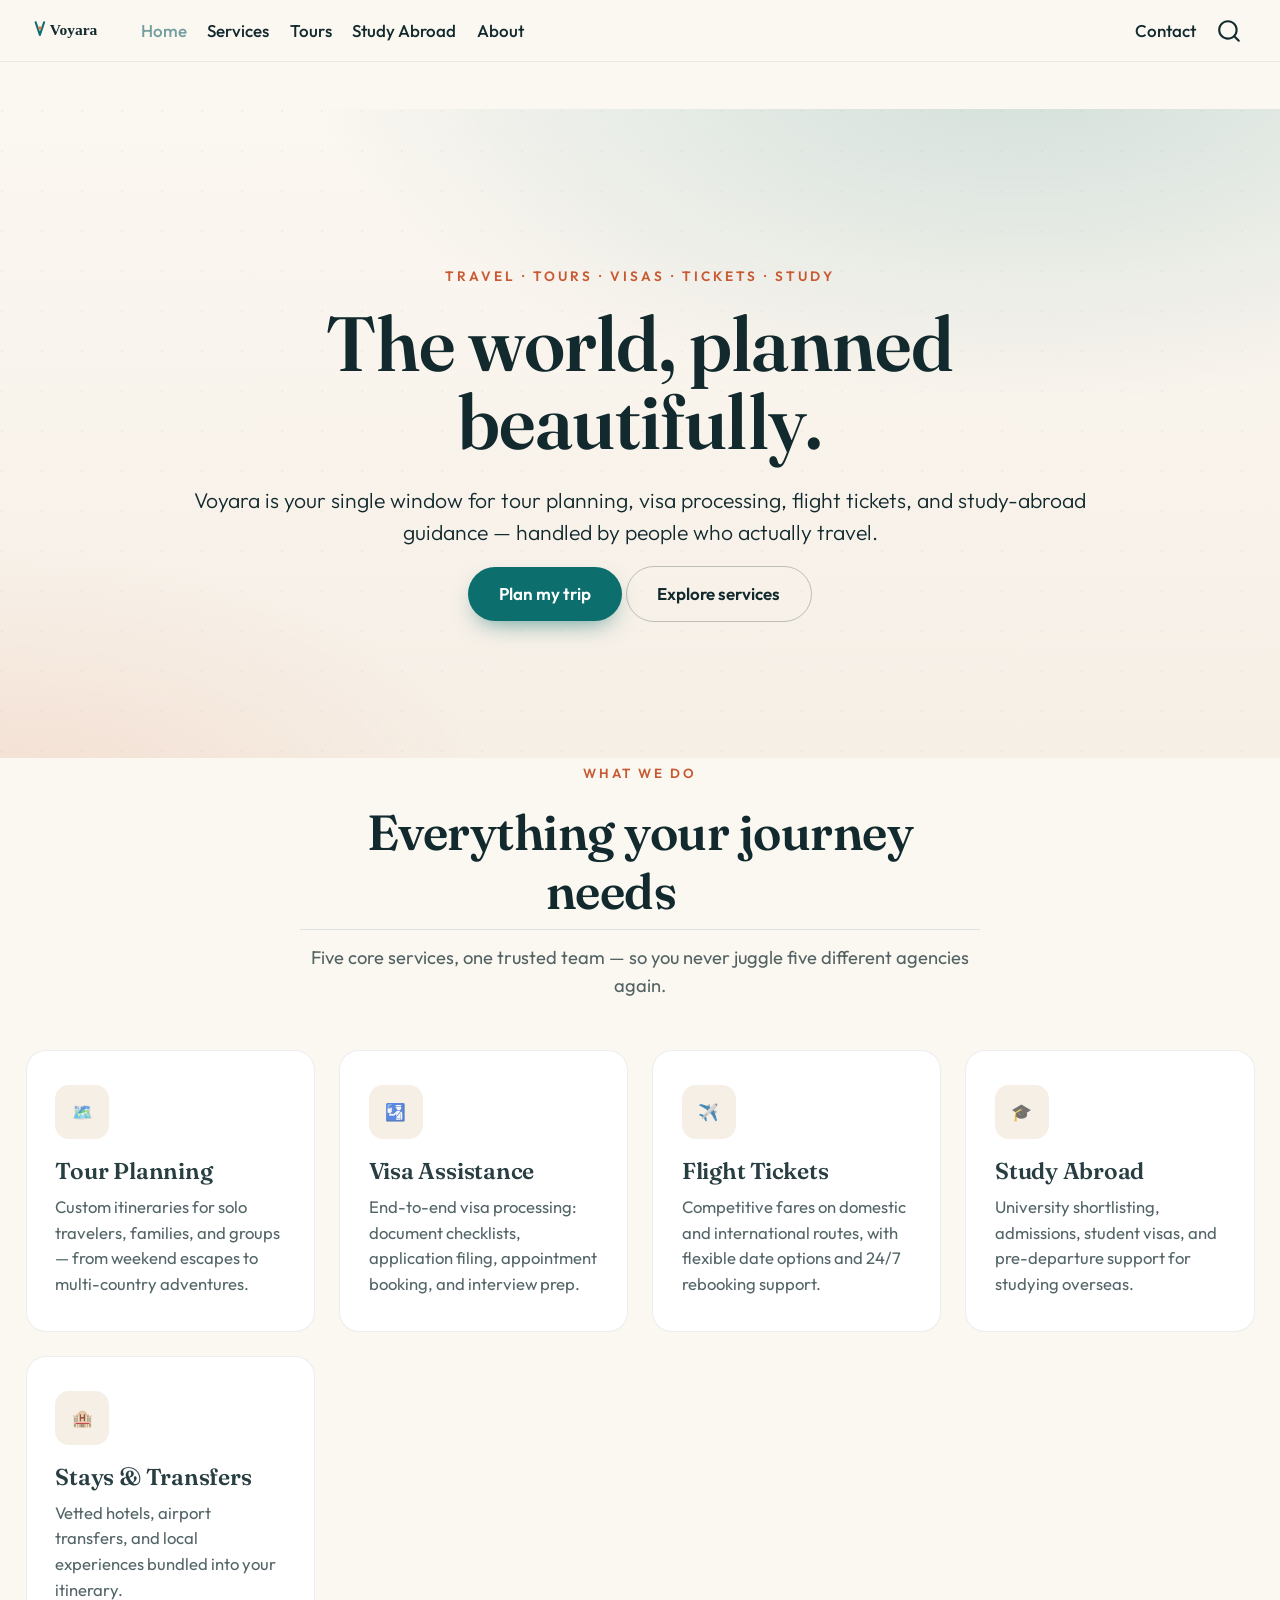
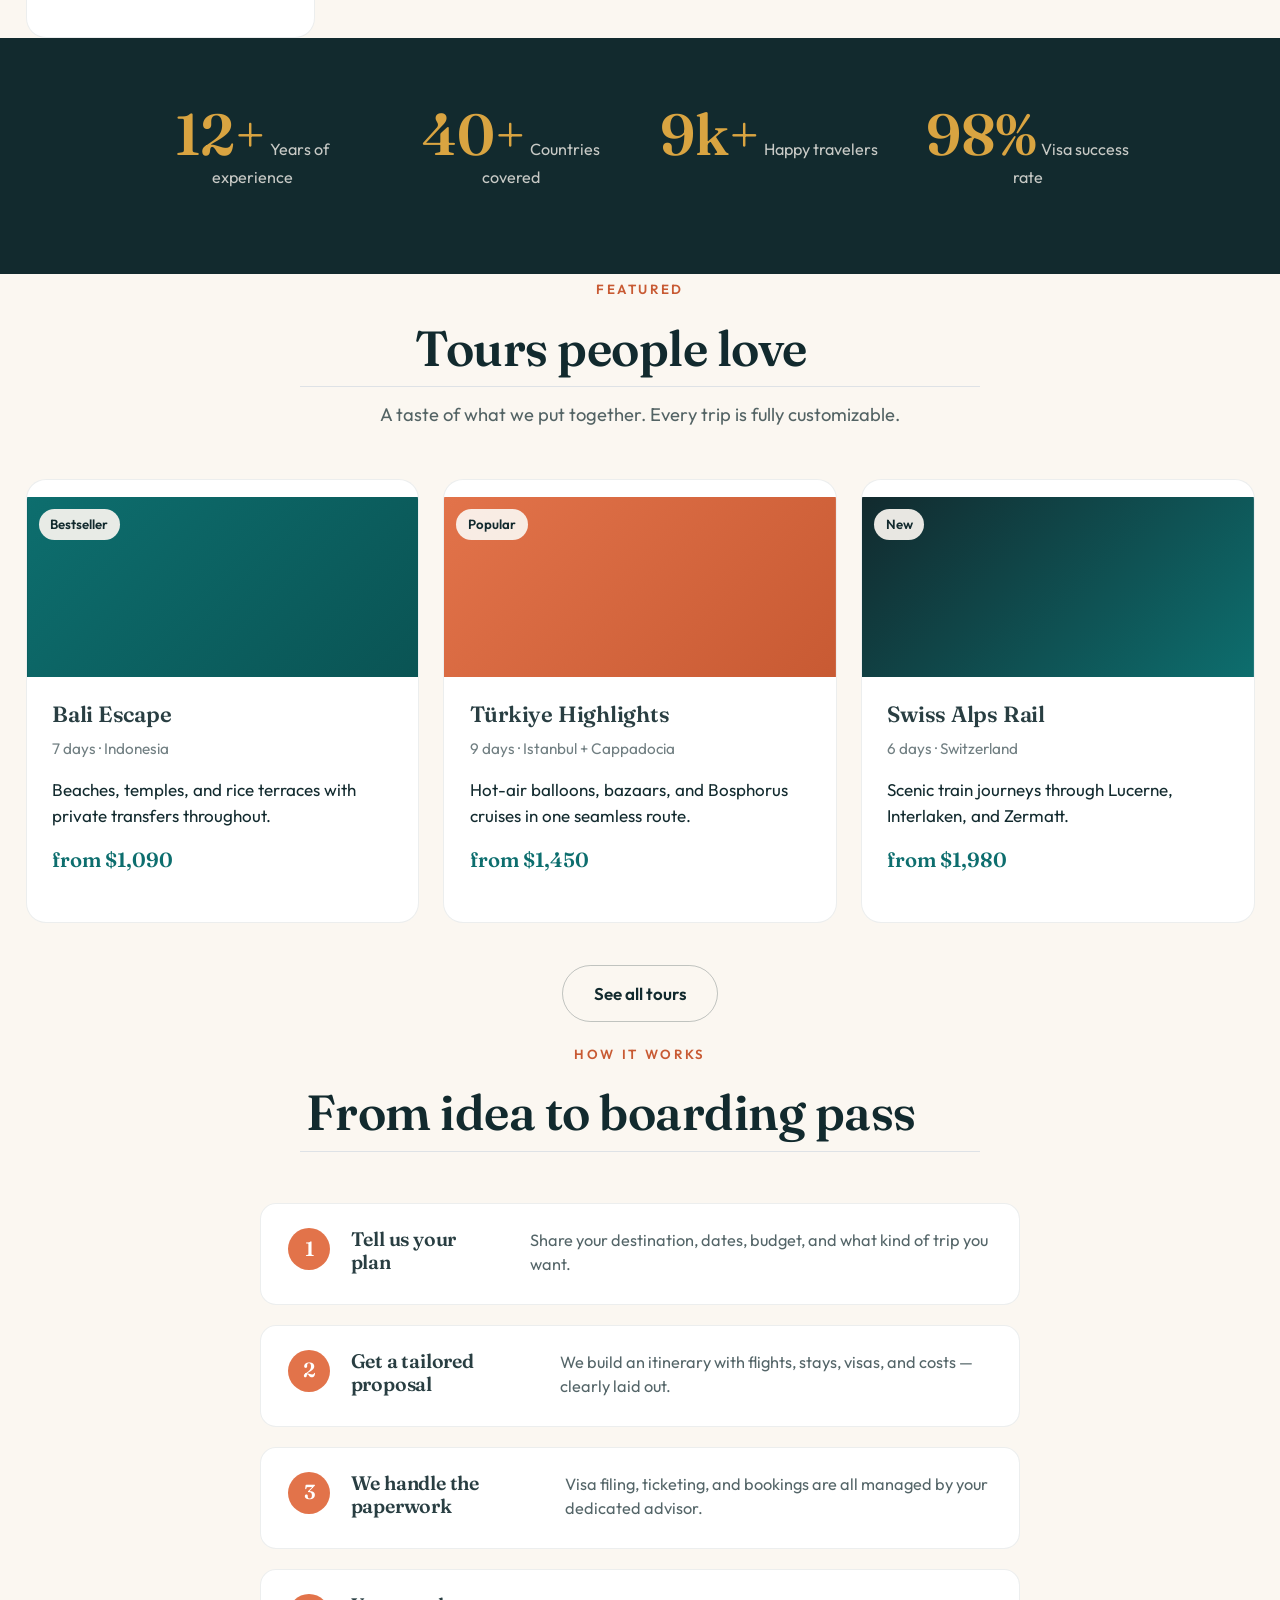
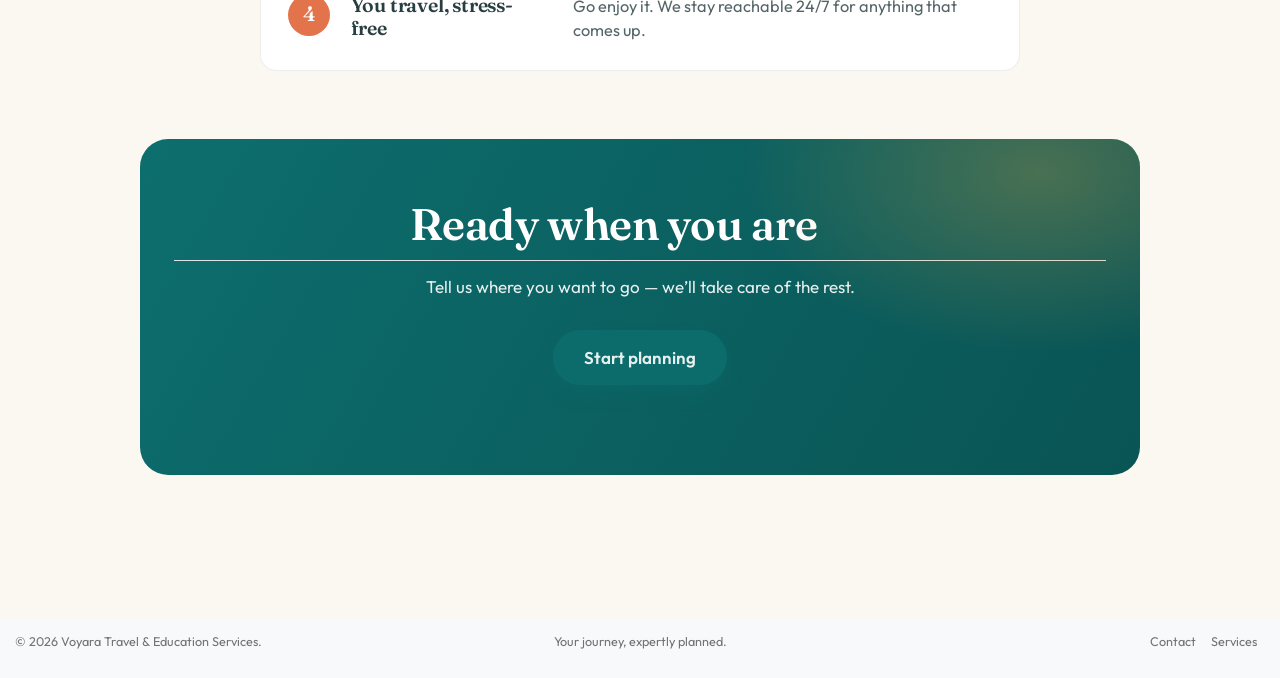
<file: index.html>
<!DOCTYPE html>
<html xmlns="http://www.w3.org/1999/xhtml" lang="en" xml:lang="en"><head>

<meta charset="utf-8">
<meta name="generator" content="quarto-1.8.27">

<meta name="viewport" content="width=device-width, initial-scale=1.0, user-scalable=yes">


<title>Voyara — Travel, Tours, Visas &amp; Study Abroad – Voyara</title>
<style>
code{white-space: pre-wrap;}
span.smallcaps{font-variant: small-caps;}
div.columns{display: flex; gap: min(4vw, 1.5em);}
div.column{flex: auto; overflow-x: auto;}
div.hanging-indent{margin-left: 1.5em; text-indent: -1.5em;}
ul.task-list{list-style: none;}
ul.task-list li input[type="checkbox"] {
  width: 0.8em;
  margin: 0 0.8em 0.2em -1em; /* quarto-specific, see https://github.com/quarto-dev/quarto-cli/issues/4556 */ 
  vertical-align: middle;
}
</style>


<script src="site_libs/quarto-nav/quarto-nav.js"></script>
<script src="site_libs/clipboard/clipboard.min.js"></script>
<script src="site_libs/quarto-search/autocomplete.umd.js"></script>
<script src="site_libs/quarto-search/fuse.min.js"></script>
<script src="site_libs/quarto-search/quarto-search.js"></script>
<meta name="quarto:offset" content="./">
<script src="site_libs/quarto-html/quarto.js" type="module"></script>
<script src="site_libs/quarto-html/tabsets/tabsets.js" type="module"></script>
<script src="site_libs/quarto-html/axe/axe-check.js" type="module"></script>
<script src="site_libs/quarto-html/popper.min.js"></script>
<script src="site_libs/quarto-html/tippy.umd.min.js"></script>
<script src="site_libs/quarto-html/anchor.min.js"></script>
<link href="site_libs/quarto-html/tippy.css" rel="stylesheet">
<link href="site_libs/quarto-html/quarto-syntax-highlighting-ed96de9b727972fe78a7b5d16c58bf87.css" rel="stylesheet" id="quarto-text-highlighting-styles">
<script src="site_libs/bootstrap/bootstrap.min.js"></script>
<link href="site_libs/bootstrap/bootstrap-icons.css" rel="stylesheet">
<link href="site_libs/bootstrap/bootstrap-811af16e21aa0351a8d3a299416c8f7e.min.css" rel="stylesheet" append-hash="true" id="quarto-bootstrap" data-mode="light">
<script id="quarto-search-options" type="application/json">{
  "location": "navbar",
  "copy-button": false,
  "collapse-after": 3,
  "panel-placement": "end",
  "type": "overlay",
  "limit": 50,
  "keyboard-shortcut": [
    "f",
    "/",
    "s"
  ],
  "show-item-context": false,
  "language": {
    "search-no-results-text": "No results",
    "search-matching-documents-text": "matching documents",
    "search-copy-link-title": "Copy link to search",
    "search-hide-matches-text": "Hide additional matches",
    "search-more-match-text": "more match in this document",
    "search-more-matches-text": "more matches in this document",
    "search-clear-button-title": "Clear",
    "search-text-placeholder": "",
    "search-detached-cancel-button-title": "Cancel",
    "search-submit-button-title": "Submit",
    "search-label": "Search"
  }
}</script>
<link rel="preconnect" href="https://fonts.googleapis.com">
<link rel="preconnect" href="https://fonts.gstatic.com" crossorigin="">
<link href="https://fonts.googleapis.com/css2?family=Fraunces:opsz,wght@9..144,400;9..144,500;9..144,600;9..144,700&amp;family=Outfit:wght@300;400;500;600;700&amp;display=swap" rel="stylesheet">


<link rel="stylesheet" href="assets/css/extra.css">
</head>

<body class="nav-fixed quarto-light">

<div id="quarto-search-results"></div>
  <header id="quarto-header" class="headroom fixed-top">
    <nav class="navbar navbar-expand-lg " data-bs-theme="dark">
      <div class="navbar-container container-fluid">
      <div class="navbar-brand-container mx-auto">
    <a href="./index.html" class="navbar-brand navbar-brand-logo">
    <img src="./assets/img/logo.svg" alt="" class="navbar-logo light-content">
    <img src="./assets/img/logo.svg" alt="" class="navbar-logo dark-content">
    </a>
  </div>
            <div id="quarto-search" class="" title="Search"></div>
          <button class="navbar-toggler" type="button" data-bs-toggle="collapse" data-bs-target="#navbarCollapse" aria-controls="navbarCollapse" role="menu" aria-expanded="false" aria-label="Toggle navigation" onclick="if (window.quartoToggleHeadroom) { window.quartoToggleHeadroom(); }">
  <span class="navbar-toggler-icon"></span>
</button>
          <div class="collapse navbar-collapse" id="navbarCollapse">
            <ul class="navbar-nav navbar-nav-scroll me-auto">
  <li class="nav-item">
    <a class="nav-link active" href="./index.html" aria-current="page"> 
<span class="menu-text">Home</span></a>
  </li>  
  <li class="nav-item">
    <a class="nav-link" href="./services.html"> 
<span class="menu-text">Services</span></a>
  </li>  
  <li class="nav-item">
    <a class="nav-link" href="./tours.html"> 
<span class="menu-text">Tours</span></a>
  </li>  
  <li class="nav-item">
    <a class="nav-link" href="./study.html"> 
<span class="menu-text">Study Abroad</span></a>
  </li>  
  <li class="nav-item">
    <a class="nav-link" href="./about.html"> 
<span class="menu-text">About</span></a>
  </li>  
</ul>
            <ul class="navbar-nav navbar-nav-scroll ms-auto">
  <li class="nav-item">
    <a class="nav-link" href="./contact.html"> 
<span class="menu-text">Contact</span></a>
  </li>  
</ul>
          </div> <!-- /navcollapse -->
            <div class="quarto-navbar-tools">
</div>
      </div> <!-- /container-fluid -->
    </nav>
</header>
<!-- content -->
<div id="quarto-content" class="quarto-container page-columns page-rows-contents page-layout-full page-navbar">
<!-- sidebar -->
<!-- margin-sidebar -->
    
<!-- main -->
<main class="content column-page" id="quarto-document-content"><header id="title-block-header" class="quarto-title-block"></header>




<div class="full-bleed hero">
<div class="hero-inner">
<p><span class="eyebrow">Travel · Tours · Visas · Tickets · Study</span></p>
<section id="the-world-planned-beautifully." class="level1">
<h1>The world, <span>planned beautifully</span>.</h1>
<div class="lead">
<p>Voyara is your single window for tour planning, visa processing, flight tickets, and study-abroad guidance — handled by people who actually travel.</p>
</div>
<div class="hero-cta">
<p><a href="./contact.html" class="btn-voyara btn-voyara-primary">Plan my trip</a> <a href="./services.html" class="btn-voyara btn-voyara-ghost">Explore services</a></p>
</div>
</section>
</div>
</div>
<section>
<div class="section-head">
<p><span class="eyebrow">What we do</span></p>
<section id="everything-your-journey-needs" class="level2">
<h2 class="anchored" data-anchor-id="everything-your-journey-needs">Everything your journey needs</h2>
<p>Five core services, one trusted team — so you never juggle five different agencies again.</p>
</section>
</div>
<div class="card-grid">
<div class="v-card">
<div class="icon">
<p>🗺️</p>
</div>
<section id="tour-planning" class="level3">
<h3 class="anchored" data-anchor-id="tour-planning">Tour Planning</h3>
<p>Custom itineraries for solo travelers, families, and groups — from weekend escapes to multi-country adventures.</p>
</section>
</div>
<div class="v-card">
<div class="icon">
<p>🛂</p>
</div>
<section id="visa-assistance" class="level3">
<h3 class="anchored" data-anchor-id="visa-assistance">Visa Assistance</h3>
<p>End-to-end visa processing: document checklists, application filing, appointment booking, and interview prep.</p>
</section>
</div>
<div class="v-card">
<div class="icon">
<p>✈️</p>
</div>
<section id="flight-tickets" class="level3">
<h3 class="anchored" data-anchor-id="flight-tickets">Flight Tickets</h3>
<p>Competitive fares on domestic and international routes, with flexible date options and 24/7 rebooking support.</p>
</section>
</div>
<div class="v-card">
<div class="icon">
<p>🎓</p>
</div>
<section id="study-abroad" class="level3">
<h3 class="anchored" data-anchor-id="study-abroad">Study Abroad</h3>
<p>University shortlisting, admissions, student visas, and pre-departure support for studying overseas.</p>
</section>
</div>
<div class="v-card">
<div class="icon">
<p>🏨</p>
</div>
<section id="stays-transfers" class="level3">
<h3 class="anchored" data-anchor-id="stays-transfers">Stays &amp; Transfers</h3>
<p>Vetted hotels, airport transfers, and local experiences bundled into your itinerary.</p>
</section>
</div>
</div>
</section>
<div class="full-bleed band">
<div class="band-inner">
<div class="stat">
<p><span class="num">12+</span> <span class="lbl">Years of experience</span></p>
</div>
<div class="stat">
<p><span class="num">40+</span> <span class="lbl">Countries covered</span></p>
</div>
<div class="stat">
<p><span class="num">9k+</span> <span class="lbl">Happy travelers</span></p>
</div>
<div class="stat">
<p><span class="num">98%</span> <span class="lbl">Visa success rate</span></p>
</div>
</div>
</div>
<section>
<div class="section-head">
<p><span class="eyebrow">Featured</span></p>
<section id="tours-people-love" class="level2">
<h2 class="anchored" data-anchor-id="tours-people-love">Tours people love</h2>
<p>A taste of what we put together. Every trip is fully customizable.</p>
</section>
</div>
<div class="card-grid">
<div class="tour-card">
<div class="thumb" style="background-image:linear-gradient(135deg,#0d6e6e,#0a5454);">
<p><span class="tag">Bestseller</span></p>
</div>
<section id="bali-escape" class="level3 body">
<h3 class="anchored" data-anchor-id="bali-escape">Bali Escape</h3>
<p><span class="meta">7 days · Indonesia</span></p>
<p>Beaches, temples, and rice terraces with private transfers throughout.</p>
<p><span class="price">from $1,090</span></p>
</section>
</div>
<div class="tour-card">
<div class="thumb" style="background-image:linear-gradient(135deg,#e2734a,#c85a33);">
<p><span class="tag">Popular</span></p>
</div>
<section id="türkiye-highlights" class="level3 body">
<h3 class="anchored" data-anchor-id="türkiye-highlights">Türkiye Highlights</h3>
<p><span class="meta">9 days · Istanbul + Cappadocia</span></p>
<p>Hot-air balloons, bazaars, and Bosphorus cruises in one seamless route.</p>
<p><span class="price">from $1,450</span></p>
</section>
</div>
<div class="tour-card">
<div class="thumb" style="background-image:linear-gradient(135deg,#122a2e,#0d6e6e);">
<p><span class="tag">New</span></p>
</div>
<section id="swiss-alps-rail" class="level3 body">
<h3 class="anchored" data-anchor-id="swiss-alps-rail">Swiss Alps Rail</h3>
<p><span class="meta">6 days · Switzerland</span></p>
<p>Scenic train journeys through Lucerne, Interlaken, and Zermatt.</p>
<p><span class="price">from $1,980</span></p>
</section>
</div>
</div>
<div style="text-align:center; margin-top:2.5rem;">
<p><a href="./tours.html" class="btn-voyara btn-voyara-ghost">See all tours</a></p>
</div>
</section>
<section>
<div class="section-head">
<p><span class="eyebrow">How it works</span></p>
<section id="from-idea-to-boarding-pass" class="level2">
<h2 class="anchored" data-anchor-id="from-idea-to-boarding-pass">From idea to boarding pass</h2>
</section>
</div>
<div class="steps">
<section id="tell-us-your-plan" class="level4 step">
<h4 class="anchored" data-anchor-id="tell-us-your-plan">Tell us your plan</h4>
<p>Share your destination, dates, budget, and what kind of trip you want.</p>
</section>
<section id="get-a-tailored-proposal" class="level4 step">
<h4 class="anchored" data-anchor-id="get-a-tailored-proposal">Get a tailored proposal</h4>
<p>We build an itinerary with flights, stays, visas, and costs — clearly laid out.</p>
</section>
<section id="we-handle-the-paperwork" class="level4 step">
<h4 class="anchored" data-anchor-id="we-handle-the-paperwork">We handle the paperwork</h4>
<p>Visa filing, ticketing, and bookings are all managed by your dedicated advisor.</p>
</section>
<section id="you-travel-stress-free" class="level4 step">
<h4 class="anchored" data-anchor-id="you-travel-stress-free">You travel, stress-free</h4>
<p>Go enjoy it. We stay reachable 24/7 for anything that comes up.</p>
</section>
</div>
</section>
<section id="ready-when-you-are" class="level2 cta-banner">
<h2 class="anchored" data-anchor-id="ready-when-you-are">Ready when you are</h2>
<p>Tell us where you want to go — we’ll take care of the rest.</p>
<p><a href="./contact.html" class="btn-voyara btn-voyara-primary">Start planning</a></p>
</section>
<script src="assets/js/reveal.js"></script>



</main> <!-- /main -->
<script id="quarto-html-after-body" type="application/javascript">
  window.document.addEventListener("DOMContentLoaded", function (event) {
    const icon = "";
    const anchorJS = new window.AnchorJS();
    anchorJS.options = {
      placement: 'right',
      icon: icon
    };
    anchorJS.add('.anchored');
    const isCodeAnnotation = (el) => {
      for (const clz of el.classList) {
        if (clz.startsWith('code-annotation-')) {                     
          return true;
        }
      }
      return false;
    }
    const onCopySuccess = function(e) {
      // button target
      const button = e.trigger;
      // don't keep focus
      button.blur();
      // flash "checked"
      button.classList.add('code-copy-button-checked');
      var currentTitle = button.getAttribute("title");
      button.setAttribute("title", "Copied!");
      let tooltip;
      if (window.bootstrap) {
        button.setAttribute("data-bs-toggle", "tooltip");
        button.setAttribute("data-bs-placement", "left");
        button.setAttribute("data-bs-title", "Copied!");
        tooltip = new bootstrap.Tooltip(button, 
          { trigger: "manual", 
            customClass: "code-copy-button-tooltip",
            offset: [0, -8]});
        tooltip.show();    
      }
      setTimeout(function() {
        if (tooltip) {
          tooltip.hide();
          button.removeAttribute("data-bs-title");
          button.removeAttribute("data-bs-toggle");
          button.removeAttribute("data-bs-placement");
        }
        button.setAttribute("title", currentTitle);
        button.classList.remove('code-copy-button-checked');
      }, 1000);
      // clear code selection
      e.clearSelection();
    }
    const getTextToCopy = function(trigger) {
      const outerScaffold = trigger.parentElement.cloneNode(true);
      const codeEl = outerScaffold.querySelector('code');
      for (const childEl of codeEl.children) {
        if (isCodeAnnotation(childEl)) {
          childEl.remove();
        }
      }
      return codeEl.innerText;
    }
    const clipboard = new window.ClipboardJS('.code-copy-button:not([data-in-quarto-modal])', {
      text: getTextToCopy
    });
    clipboard.on('success', onCopySuccess);
    if (window.document.getElementById('quarto-embedded-source-code-modal')) {
      const clipboardModal = new window.ClipboardJS('.code-copy-button[data-in-quarto-modal]', {
        text: getTextToCopy,
        container: window.document.getElementById('quarto-embedded-source-code-modal')
      });
      clipboardModal.on('success', onCopySuccess);
    }
      var localhostRegex = new RegExp(/^(?:http|https):\/\/localhost\:?[0-9]*\//);
      var mailtoRegex = new RegExp(/^mailto:/);
        var filterRegex = new RegExp("https:\/\/voyaraHQ\.github\.io\/voyara\/");
      var isInternal = (href) => {
          return filterRegex.test(href) || localhostRegex.test(href) || mailtoRegex.test(href);
      }
      // Inspect non-navigation links and adorn them if external
     var links = window.document.querySelectorAll('a[href]:not(.nav-link):not(.navbar-brand):not(.toc-action):not(.sidebar-link):not(.sidebar-item-toggle):not(.pagination-link):not(.no-external):not([aria-hidden]):not(.dropdown-item):not(.quarto-navigation-tool):not(.about-link)');
      for (var i=0; i<links.length; i++) {
        const link = links[i];
        if (!isInternal(link.href)) {
          // undo the damage that might have been done by quarto-nav.js in the case of
          // links that we want to consider external
          if (link.dataset.originalHref !== undefined) {
            link.href = link.dataset.originalHref;
          }
        }
      }
    function tippyHover(el, contentFn, onTriggerFn, onUntriggerFn) {
      const config = {
        allowHTML: true,
        maxWidth: 500,
        delay: 100,
        arrow: false,
        appendTo: function(el) {
            return el.parentElement;
        },
        interactive: true,
        interactiveBorder: 10,
        theme: 'quarto',
        placement: 'bottom-start',
      };
      if (contentFn) {
        config.content = contentFn;
      }
      if (onTriggerFn) {
        config.onTrigger = onTriggerFn;
      }
      if (onUntriggerFn) {
        config.onUntrigger = onUntriggerFn;
      }
      window.tippy(el, config); 
    }
    const noterefs = window.document.querySelectorAll('a[role="doc-noteref"]');
    for (var i=0; i<noterefs.length; i++) {
      const ref = noterefs[i];
      tippyHover(ref, function() {
        // use id or data attribute instead here
        let href = ref.getAttribute('data-footnote-href') || ref.getAttribute('href');
        try { href = new URL(href).hash; } catch {}
        const id = href.replace(/^#\/?/, "");
        const note = window.document.getElementById(id);
        if (note) {
          return note.innerHTML;
        } else {
          return "";
        }
      });
    }
    const xrefs = window.document.querySelectorAll('a.quarto-xref');
    const processXRef = (id, note) => {
      // Strip column container classes
      const stripColumnClz = (el) => {
        el.classList.remove("page-full", "page-columns");
        if (el.children) {
          for (const child of el.children) {
            stripColumnClz(child);
          }
        }
      }
      stripColumnClz(note)
      if (id === null || id.startsWith('sec-')) {
        // Special case sections, only their first couple elements
        const container = document.createElement("div");
        if (note.children && note.children.length > 2) {
          container.appendChild(note.children[0].cloneNode(true));
          for (let i = 1; i < note.children.length; i++) {
            const child = note.children[i];
            if (child.tagName === "P" && child.innerText === "") {
              continue;
            } else {
              container.appendChild(child.cloneNode(true));
              break;
            }
          }
          if (window.Quarto?.typesetMath) {
            window.Quarto.typesetMath(container);
          }
          return container.innerHTML
        } else {
          if (window.Quarto?.typesetMath) {
            window.Quarto.typesetMath(note);
          }
          return note.innerHTML;
        }
      } else {
        // Remove any anchor links if they are present
        const anchorLink = note.querySelector('a.anchorjs-link');
        if (anchorLink) {
          anchorLink.remove();
        }
        if (window.Quarto?.typesetMath) {
          window.Quarto.typesetMath(note);
        }
        if (note.classList.contains("callout")) {
          return note.outerHTML;
        } else {
          return note.innerHTML;
        }
      }
    }
    for (var i=0; i<xrefs.length; i++) {
      const xref = xrefs[i];
      tippyHover(xref, undefined, function(instance) {
        instance.disable();
        let url = xref.getAttribute('href');
        let hash = undefined; 
        if (url.startsWith('#')) {
          hash = url;
        } else {
          try { hash = new URL(url).hash; } catch {}
        }
        if (hash) {
          const id = hash.replace(/^#\/?/, "");
          const note = window.document.getElementById(id);
          if (note !== null) {
            try {
              const html = processXRef(id, note.cloneNode(true));
              instance.setContent(html);
            } finally {
              instance.enable();
              instance.show();
            }
          } else {
            // See if we can fetch this
            fetch(url.split('#')[0])
            .then(res => res.text())
            .then(html => {
              const parser = new DOMParser();
              const htmlDoc = parser.parseFromString(html, "text/html");
              const note = htmlDoc.getElementById(id);
              if (note !== null) {
                const html = processXRef(id, note);
                instance.setContent(html);
              } 
            }).finally(() => {
              instance.enable();
              instance.show();
            });
          }
        } else {
          // See if we can fetch a full url (with no hash to target)
          // This is a special case and we should probably do some content thinning / targeting
          fetch(url)
          .then(res => res.text())
          .then(html => {
            const parser = new DOMParser();
            const htmlDoc = parser.parseFromString(html, "text/html");
            const note = htmlDoc.querySelector('main.content');
            if (note !== null) {
              // This should only happen for chapter cross references
              // (since there is no id in the URL)
              // remove the first header
              if (note.children.length > 0 && note.children[0].tagName === "HEADER") {
                note.children[0].remove();
              }
              const html = processXRef(null, note);
              instance.setContent(html);
            } 
          }).finally(() => {
            instance.enable();
            instance.show();
          });
        }
      }, function(instance) {
      });
    }
        let selectedAnnoteEl;
        const selectorForAnnotation = ( cell, annotation) => {
          let cellAttr = 'data-code-cell="' + cell + '"';
          let lineAttr = 'data-code-annotation="' +  annotation + '"';
          const selector = 'span[' + cellAttr + '][' + lineAttr + ']';
          return selector;
        }
        const selectCodeLines = (annoteEl) => {
          const doc = window.document;
          const targetCell = annoteEl.getAttribute("data-target-cell");
          const targetAnnotation = annoteEl.getAttribute("data-target-annotation");
          const annoteSpan = window.document.querySelector(selectorForAnnotation(targetCell, targetAnnotation));
          const lines = annoteSpan.getAttribute("data-code-lines").split(",");
          const lineIds = lines.map((line) => {
            return targetCell + "-" + line;
          })
          let top = null;
          let height = null;
          let parent = null;
          if (lineIds.length > 0) {
              //compute the position of the single el (top and bottom and make a div)
              const el = window.document.getElementById(lineIds[0]);
              top = el.offsetTop;
              height = el.offsetHeight;
              parent = el.parentElement.parentElement;
            if (lineIds.length > 1) {
              const lastEl = window.document.getElementById(lineIds[lineIds.length - 1]);
              const bottom = lastEl.offsetTop + lastEl.offsetHeight;
              height = bottom - top;
            }
            if (top !== null && height !== null && parent !== null) {
              // cook up a div (if necessary) and position it 
              let div = window.document.getElementById("code-annotation-line-highlight");
              if (div === null) {
                div = window.document.createElement("div");
                div.setAttribute("id", "code-annotation-line-highlight");
                div.style.position = 'absolute';
                parent.appendChild(div);
              }
              div.style.top = top - 2 + "px";
              div.style.height = height + 4 + "px";
              div.style.left = 0;
              let gutterDiv = window.document.getElementById("code-annotation-line-highlight-gutter");
              if (gutterDiv === null) {
                gutterDiv = window.document.createElement("div");
                gutterDiv.setAttribute("id", "code-annotation-line-highlight-gutter");
                gutterDiv.style.position = 'absolute';
                const codeCell = window.document.getElementById(targetCell);
                const gutter = codeCell.querySelector('.code-annotation-gutter');
                gutter.appendChild(gutterDiv);
              }
              gutterDiv.style.top = top - 2 + "px";
              gutterDiv.style.height = height + 4 + "px";
            }
            selectedAnnoteEl = annoteEl;
          }
        };
        const unselectCodeLines = () => {
          const elementsIds = ["code-annotation-line-highlight", "code-annotation-line-highlight-gutter"];
          elementsIds.forEach((elId) => {
            const div = window.document.getElementById(elId);
            if (div) {
              div.remove();
            }
          });
          selectedAnnoteEl = undefined;
        };
          // Handle positioning of the toggle
      window.addEventListener(
        "resize",
        throttle(() => {
          elRect = undefined;
          if (selectedAnnoteEl) {
            selectCodeLines(selectedAnnoteEl);
          }
        }, 10)
      );
      function throttle(fn, ms) {
      let throttle = false;
      let timer;
        return (...args) => {
          if(!throttle) { // first call gets through
              fn.apply(this, args);
              throttle = true;
          } else { // all the others get throttled
              if(timer) clearTimeout(timer); // cancel #2
              timer = setTimeout(() => {
                fn.apply(this, args);
                timer = throttle = false;
              }, ms);
          }
        };
      }
        // Attach click handler to the DT
        const annoteDls = window.document.querySelectorAll('dt[data-target-cell]');
        for (const annoteDlNode of annoteDls) {
          annoteDlNode.addEventListener('click', (event) => {
            const clickedEl = event.target;
            if (clickedEl !== selectedAnnoteEl) {
              unselectCodeLines();
              const activeEl = window.document.querySelector('dt[data-target-cell].code-annotation-active');
              if (activeEl) {
                activeEl.classList.remove('code-annotation-active');
              }
              selectCodeLines(clickedEl);
              clickedEl.classList.add('code-annotation-active');
            } else {
              // Unselect the line
              unselectCodeLines();
              clickedEl.classList.remove('code-annotation-active');
            }
          });
        }
    const findCites = (el) => {
      const parentEl = el.parentElement;
      if (parentEl) {
        const cites = parentEl.dataset.cites;
        if (cites) {
          return {
            el,
            cites: cites.split(' ')
          };
        } else {
          return findCites(el.parentElement)
        }
      } else {
        return undefined;
      }
    };
    var bibliorefs = window.document.querySelectorAll('a[role="doc-biblioref"]');
    for (var i=0; i<bibliorefs.length; i++) {
      const ref = bibliorefs[i];
      const citeInfo = findCites(ref);
      if (citeInfo) {
        tippyHover(citeInfo.el, function() {
          var popup = window.document.createElement('div');
          citeInfo.cites.forEach(function(cite) {
            var citeDiv = window.document.createElement('div');
            citeDiv.classList.add('hanging-indent');
            citeDiv.classList.add('csl-entry');
            var biblioDiv = window.document.getElementById('ref-' + cite);
            if (biblioDiv) {
              citeDiv.innerHTML = biblioDiv.innerHTML;
            }
            popup.appendChild(citeDiv);
          });
          return popup.innerHTML;
        });
      }
    }
  });
  </script>
</div> <!-- /content -->
<footer class="footer">
  <div class="nav-footer">
    <div class="nav-footer-left">
<p>© 2026 Voyara Travel &amp; Education Services.</p>
</div>   
    <div class="nav-footer-center">
<p>Your journey, expertly planned.</p>
</div>
    <div class="nav-footer-right">
      <ul class="footer-items list-unstyled">
    <li class="nav-item">
    <a class="nav-link" href="./contact.html">
<p>Contact</p>
</a>
  </li>  
    <li class="nav-item">
    <a class="nav-link" href="./services.html">
<p>Services</p>
</a>
  </li>  
</ul>
    </div>
  </div>
</footer>




</body></html>
</file>
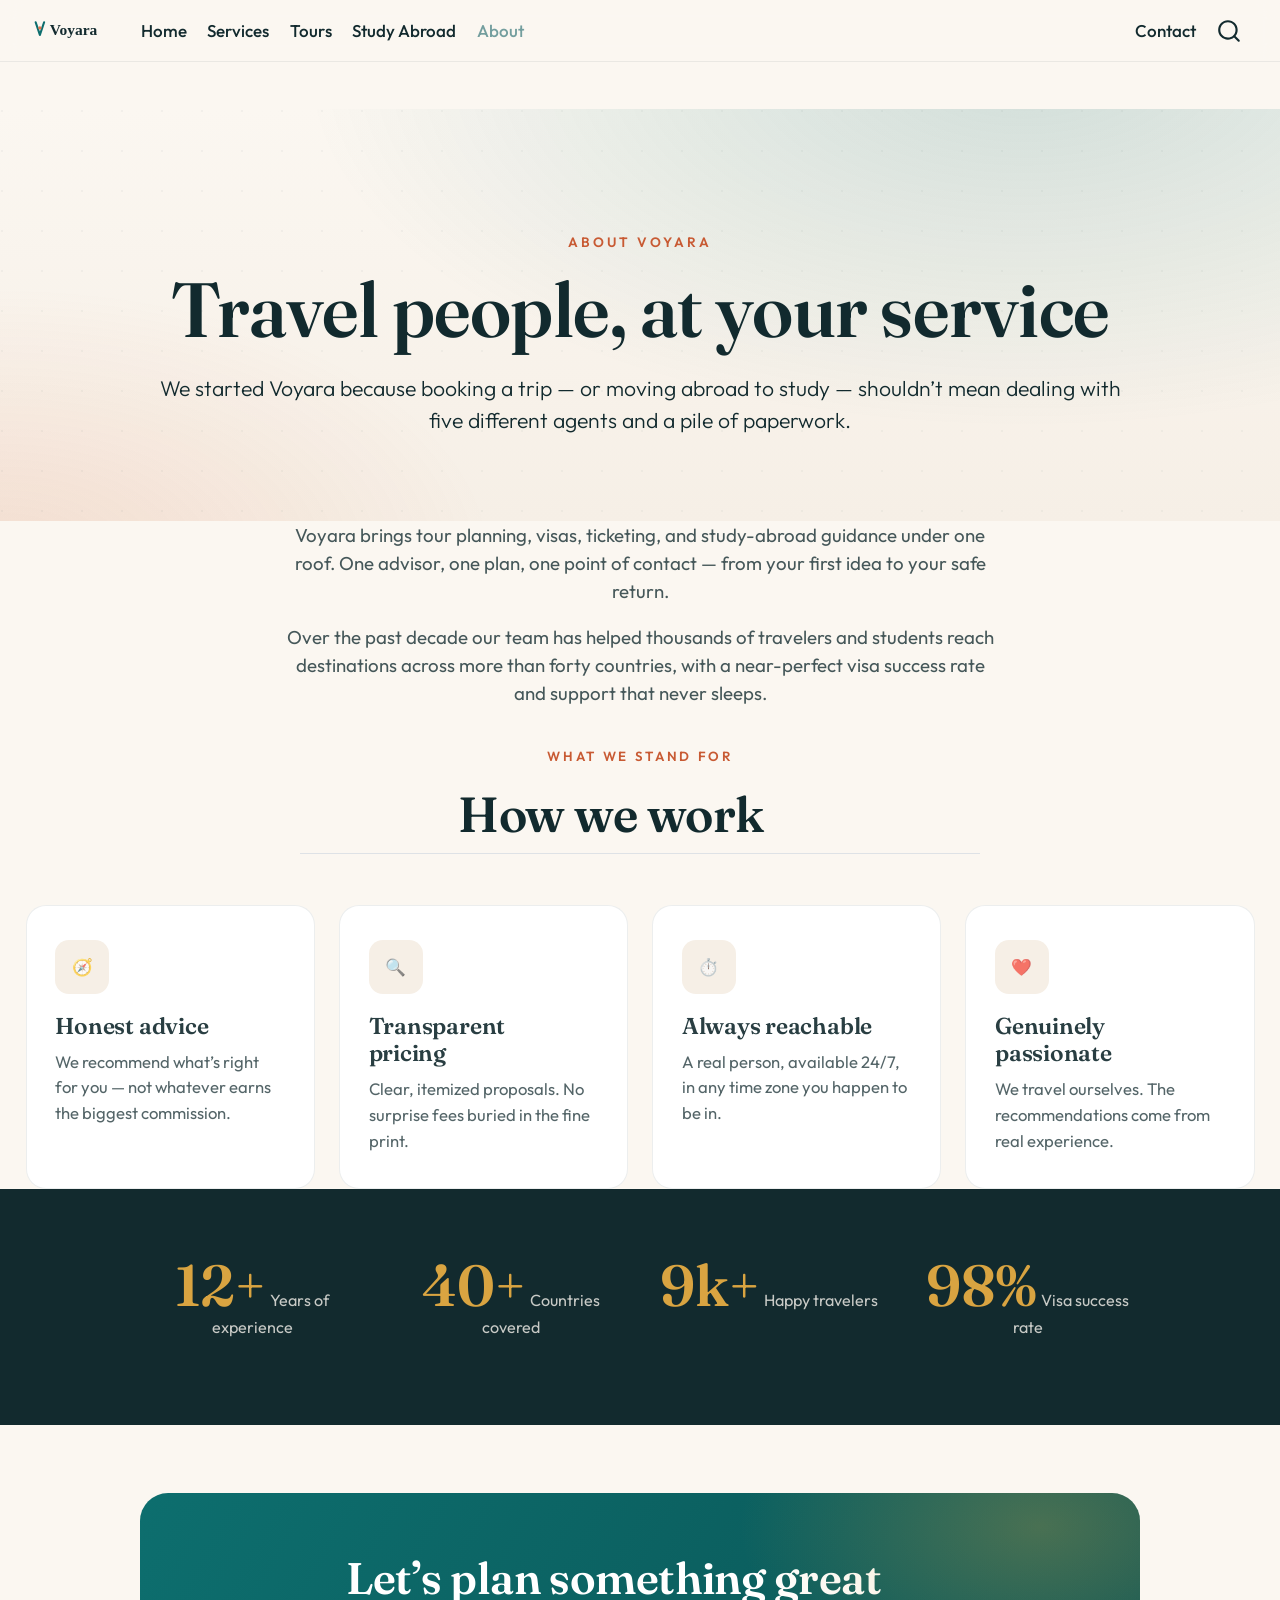
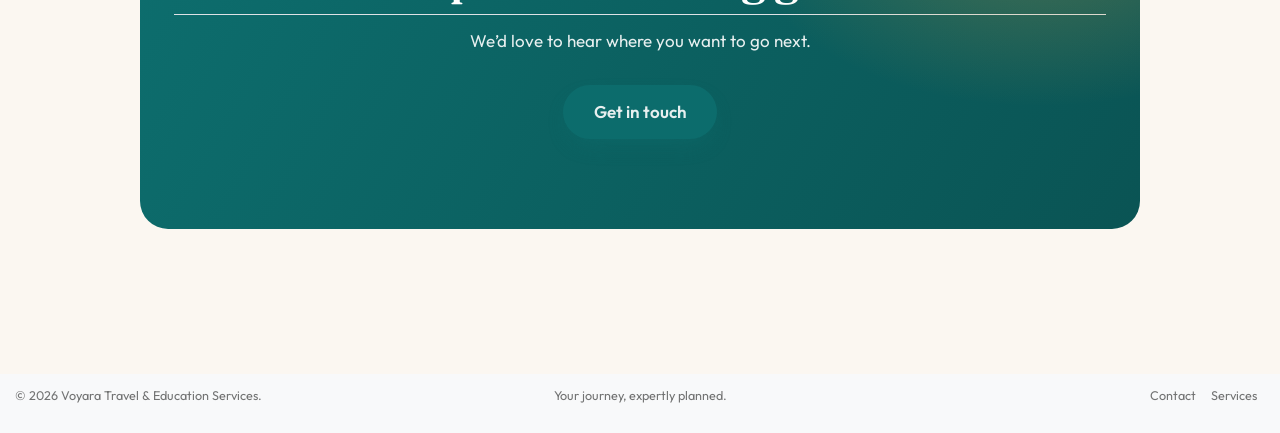
<file: about.html>
<!DOCTYPE html>
<html xmlns="http://www.w3.org/1999/xhtml" lang="en" xml:lang="en"><head>

<meta charset="utf-8">
<meta name="generator" content="quarto-1.8.27">

<meta name="viewport" content="width=device-width, initial-scale=1.0, user-scalable=yes">


<title>About — Voyara – Voyara</title>
<style>
code{white-space: pre-wrap;}
span.smallcaps{font-variant: small-caps;}
div.columns{display: flex; gap: min(4vw, 1.5em);}
div.column{flex: auto; overflow-x: auto;}
div.hanging-indent{margin-left: 1.5em; text-indent: -1.5em;}
ul.task-list{list-style: none;}
ul.task-list li input[type="checkbox"] {
  width: 0.8em;
  margin: 0 0.8em 0.2em -1em; /* quarto-specific, see https://github.com/quarto-dev/quarto-cli/issues/4556 */ 
  vertical-align: middle;
}
</style>


<script src="site_libs/quarto-nav/quarto-nav.js"></script>
<script src="site_libs/clipboard/clipboard.min.js"></script>
<script src="site_libs/quarto-search/autocomplete.umd.js"></script>
<script src="site_libs/quarto-search/fuse.min.js"></script>
<script src="site_libs/quarto-search/quarto-search.js"></script>
<meta name="quarto:offset" content="./">
<script src="site_libs/quarto-html/quarto.js" type="module"></script>
<script src="site_libs/quarto-html/tabsets/tabsets.js" type="module"></script>
<script src="site_libs/quarto-html/axe/axe-check.js" type="module"></script>
<script src="site_libs/quarto-html/popper.min.js"></script>
<script src="site_libs/quarto-html/tippy.umd.min.js"></script>
<script src="site_libs/quarto-html/anchor.min.js"></script>
<link href="site_libs/quarto-html/tippy.css" rel="stylesheet">
<link href="site_libs/quarto-html/quarto-syntax-highlighting-ed96de9b727972fe78a7b5d16c58bf87.css" rel="stylesheet" id="quarto-text-highlighting-styles">
<script src="site_libs/bootstrap/bootstrap.min.js"></script>
<link href="site_libs/bootstrap/bootstrap-icons.css" rel="stylesheet">
<link href="site_libs/bootstrap/bootstrap-811af16e21aa0351a8d3a299416c8f7e.min.css" rel="stylesheet" append-hash="true" id="quarto-bootstrap" data-mode="light">
<script id="quarto-search-options" type="application/json">{
  "location": "navbar",
  "copy-button": false,
  "collapse-after": 3,
  "panel-placement": "end",
  "type": "overlay",
  "limit": 50,
  "keyboard-shortcut": [
    "f",
    "/",
    "s"
  ],
  "show-item-context": false,
  "language": {
    "search-no-results-text": "No results",
    "search-matching-documents-text": "matching documents",
    "search-copy-link-title": "Copy link to search",
    "search-hide-matches-text": "Hide additional matches",
    "search-more-match-text": "more match in this document",
    "search-more-matches-text": "more matches in this document",
    "search-clear-button-title": "Clear",
    "search-text-placeholder": "",
    "search-detached-cancel-button-title": "Cancel",
    "search-submit-button-title": "Submit",
    "search-label": "Search"
  }
}</script>
<link rel="preconnect" href="https://fonts.googleapis.com">
<link rel="preconnect" href="https://fonts.gstatic.com" crossorigin="">
<link href="https://fonts.googleapis.com/css2?family=Fraunces:opsz,wght@9..144,400;9..144,500;9..144,600;9..144,700&amp;family=Outfit:wght@300;400;500;600;700&amp;display=swap" rel="stylesheet">


<link rel="stylesheet" href="assets/css/extra.css">
</head>

<body class="nav-fixed quarto-light">

<div id="quarto-search-results"></div>
  <header id="quarto-header" class="headroom fixed-top">
    <nav class="navbar navbar-expand-lg " data-bs-theme="dark">
      <div class="navbar-container container-fluid">
      <div class="navbar-brand-container mx-auto">
    <a href="./index.html" class="navbar-brand navbar-brand-logo">
    <img src="./assets/img/logo.svg" alt="" class="navbar-logo light-content">
    <img src="./assets/img/logo.svg" alt="" class="navbar-logo dark-content">
    </a>
  </div>
            <div id="quarto-search" class="" title="Search"></div>
          <button class="navbar-toggler" type="button" data-bs-toggle="collapse" data-bs-target="#navbarCollapse" aria-controls="navbarCollapse" role="menu" aria-expanded="false" aria-label="Toggle navigation" onclick="if (window.quartoToggleHeadroom) { window.quartoToggleHeadroom(); }">
  <span class="navbar-toggler-icon"></span>
</button>
          <div class="collapse navbar-collapse" id="navbarCollapse">
            <ul class="navbar-nav navbar-nav-scroll me-auto">
  <li class="nav-item">
    <a class="nav-link" href="./index.html"> 
<span class="menu-text">Home</span></a>
  </li>  
  <li class="nav-item">
    <a class="nav-link" href="./services.html"> 
<span class="menu-text">Services</span></a>
  </li>  
  <li class="nav-item">
    <a class="nav-link" href="./tours.html"> 
<span class="menu-text">Tours</span></a>
  </li>  
  <li class="nav-item">
    <a class="nav-link" href="./study.html"> 
<span class="menu-text">Study Abroad</span></a>
  </li>  
  <li class="nav-item">
    <a class="nav-link active" href="./about.html" aria-current="page"> 
<span class="menu-text">About</span></a>
  </li>  
</ul>
            <ul class="navbar-nav navbar-nav-scroll ms-auto">
  <li class="nav-item">
    <a class="nav-link" href="./contact.html"> 
<span class="menu-text">Contact</span></a>
  </li>  
</ul>
          </div> <!-- /navcollapse -->
            <div class="quarto-navbar-tools">
</div>
      </div> <!-- /container-fluid -->
    </nav>
</header>
<!-- content -->
<div id="quarto-content" class="quarto-container page-columns page-rows-contents page-layout-full page-navbar">
<!-- sidebar -->
<!-- margin-sidebar -->
    
<!-- main -->
<main class="content column-page" id="quarto-document-content"><header id="title-block-header" class="quarto-title-block"></header>




<div class="full-bleed hero" style="padding:7rem 1.5rem 4rem;">
<div class="hero-inner">
<p><span class="eyebrow">About Voyara</span></p>
<section id="travel-people-at-your-service" class="level1">
<h1>Travel people, <span>at your service</span></h1>
<div class="lead">
<p>We started Voyara because booking a trip — or moving abroad to study — shouldn’t mean dealing with five different agents and a pile of paperwork.</p>
</div>
</section>
</div>
</div>
<section>
<div class="lead-center">
<p>Voyara brings tour planning, visas, ticketing, and study-abroad guidance under one roof. One advisor, one plan, one point of contact — from your first idea to your safe return.</p>
<p>Over the past decade our team has helped thousands of travelers and students reach destinations across more than forty countries, with a near-perfect visa success rate and support that never sleeps.</p>
</div>
</section>
<section style="padding-top:0;">
<div class="section-head">
<p><span class="eyebrow">What we stand for</span></p>
<section id="how-we-work" class="level2">
<h2 class="anchored" data-anchor-id="how-we-work">How we work</h2>
</section>
</div>
<div class="card-grid">
<div class="v-card">
<div class="icon">
<p>🧭</p>
</div>
<section id="honest-advice" class="level3">
<h3 class="anchored" data-anchor-id="honest-advice">Honest advice</h3>
<p>We recommend what’s right for you — not whatever earns the biggest commission.</p>
</section>
</div>
<div class="v-card">
<div class="icon">
<p>🔍</p>
</div>
<section id="transparent-pricing" class="level3">
<h3 class="anchored" data-anchor-id="transparent-pricing">Transparent pricing</h3>
<p>Clear, itemized proposals. No surprise fees buried in the fine print.</p>
</section>
</div>
<div class="v-card">
<div class="icon">
<p>⏱️</p>
</div>
<section id="always-reachable" class="level3">
<h3 class="anchored" data-anchor-id="always-reachable">Always reachable</h3>
<p>A real person, available 24/7, in any time zone you happen to be in.</p>
</section>
</div>
<div class="v-card">
<div class="icon">
<p>❤️</p>
</div>
<section id="genuinely-passionate" class="level3">
<h3 class="anchored" data-anchor-id="genuinely-passionate">Genuinely passionate</h3>
<p>We travel ourselves. The recommendations come from real experience.</p>
</section>
</div>
</div>
</section>
<div class="full-bleed band">
<div class="band-inner">
<div class="stat">
<p><span class="num">12+</span> <span class="lbl">Years of experience</span></p>
</div>
<div class="stat">
<p><span class="num">40+</span> <span class="lbl">Countries covered</span></p>
</div>
<div class="stat">
<p><span class="num">9k+</span> <span class="lbl">Happy travelers</span></p>
</div>
<div class="stat">
<p><span class="num">98%</span> <span class="lbl">Visa success rate</span></p>
</div>
</div>
</div>
<section id="lets-plan-something-great" class="level2 cta-banner">
<h2 class="anchored" data-anchor-id="lets-plan-something-great">Let’s plan something great</h2>
<p>We’d love to hear where you want to go next.</p>
<p><a href="./contact.html" class="btn-voyara btn-voyara-primary">Get in touch</a></p>
</section>
<script src="assets/js/reveal.js"></script>



</main> <!-- /main -->
<script id="quarto-html-after-body" type="application/javascript">
  window.document.addEventListener("DOMContentLoaded", function (event) {
    const icon = "";
    const anchorJS = new window.AnchorJS();
    anchorJS.options = {
      placement: 'right',
      icon: icon
    };
    anchorJS.add('.anchored');
    const isCodeAnnotation = (el) => {
      for (const clz of el.classList) {
        if (clz.startsWith('code-annotation-')) {                     
          return true;
        }
      }
      return false;
    }
    const onCopySuccess = function(e) {
      // button target
      const button = e.trigger;
      // don't keep focus
      button.blur();
      // flash "checked"
      button.classList.add('code-copy-button-checked');
      var currentTitle = button.getAttribute("title");
      button.setAttribute("title", "Copied!");
      let tooltip;
      if (window.bootstrap) {
        button.setAttribute("data-bs-toggle", "tooltip");
        button.setAttribute("data-bs-placement", "left");
        button.setAttribute("data-bs-title", "Copied!");
        tooltip = new bootstrap.Tooltip(button, 
          { trigger: "manual", 
            customClass: "code-copy-button-tooltip",
            offset: [0, -8]});
        tooltip.show();    
      }
      setTimeout(function() {
        if (tooltip) {
          tooltip.hide();
          button.removeAttribute("data-bs-title");
          button.removeAttribute("data-bs-toggle");
          button.removeAttribute("data-bs-placement");
        }
        button.setAttribute("title", currentTitle);
        button.classList.remove('code-copy-button-checked');
      }, 1000);
      // clear code selection
      e.clearSelection();
    }
    const getTextToCopy = function(trigger) {
      const outerScaffold = trigger.parentElement.cloneNode(true);
      const codeEl = outerScaffold.querySelector('code');
      for (const childEl of codeEl.children) {
        if (isCodeAnnotation(childEl)) {
          childEl.remove();
        }
      }
      return codeEl.innerText;
    }
    const clipboard = new window.ClipboardJS('.code-copy-button:not([data-in-quarto-modal])', {
      text: getTextToCopy
    });
    clipboard.on('success', onCopySuccess);
    if (window.document.getElementById('quarto-embedded-source-code-modal')) {
      const clipboardModal = new window.ClipboardJS('.code-copy-button[data-in-quarto-modal]', {
        text: getTextToCopy,
        container: window.document.getElementById('quarto-embedded-source-code-modal')
      });
      clipboardModal.on('success', onCopySuccess);
    }
      var localhostRegex = new RegExp(/^(?:http|https):\/\/localhost\:?[0-9]*\//);
      var mailtoRegex = new RegExp(/^mailto:/);
        var filterRegex = new RegExp("https:\/\/voyaraHQ\.github\.io\/voyara\/");
      var isInternal = (href) => {
          return filterRegex.test(href) || localhostRegex.test(href) || mailtoRegex.test(href);
      }
      // Inspect non-navigation links and adorn them if external
     var links = window.document.querySelectorAll('a[href]:not(.nav-link):not(.navbar-brand):not(.toc-action):not(.sidebar-link):not(.sidebar-item-toggle):not(.pagination-link):not(.no-external):not([aria-hidden]):not(.dropdown-item):not(.quarto-navigation-tool):not(.about-link)');
      for (var i=0; i<links.length; i++) {
        const link = links[i];
        if (!isInternal(link.href)) {
          // undo the damage that might have been done by quarto-nav.js in the case of
          // links that we want to consider external
          if (link.dataset.originalHref !== undefined) {
            link.href = link.dataset.originalHref;
          }
        }
      }
    function tippyHover(el, contentFn, onTriggerFn, onUntriggerFn) {
      const config = {
        allowHTML: true,
        maxWidth: 500,
        delay: 100,
        arrow: false,
        appendTo: function(el) {
            return el.parentElement;
        },
        interactive: true,
        interactiveBorder: 10,
        theme: 'quarto',
        placement: 'bottom-start',
      };
      if (contentFn) {
        config.content = contentFn;
      }
      if (onTriggerFn) {
        config.onTrigger = onTriggerFn;
      }
      if (onUntriggerFn) {
        config.onUntrigger = onUntriggerFn;
      }
      window.tippy(el, config); 
    }
    const noterefs = window.document.querySelectorAll('a[role="doc-noteref"]');
    for (var i=0; i<noterefs.length; i++) {
      const ref = noterefs[i];
      tippyHover(ref, function() {
        // use id or data attribute instead here
        let href = ref.getAttribute('data-footnote-href') || ref.getAttribute('href');
        try { href = new URL(href).hash; } catch {}
        const id = href.replace(/^#\/?/, "");
        const note = window.document.getElementById(id);
        if (note) {
          return note.innerHTML;
        } else {
          return "";
        }
      });
    }
    const xrefs = window.document.querySelectorAll('a.quarto-xref');
    const processXRef = (id, note) => {
      // Strip column container classes
      const stripColumnClz = (el) => {
        el.classList.remove("page-full", "page-columns");
        if (el.children) {
          for (const child of el.children) {
            stripColumnClz(child);
          }
        }
      }
      stripColumnClz(note)
      if (id === null || id.startsWith('sec-')) {
        // Special case sections, only their first couple elements
        const container = document.createElement("div");
        if (note.children && note.children.length > 2) {
          container.appendChild(note.children[0].cloneNode(true));
          for (let i = 1; i < note.children.length; i++) {
            const child = note.children[i];
            if (child.tagName === "P" && child.innerText === "") {
              continue;
            } else {
              container.appendChild(child.cloneNode(true));
              break;
            }
          }
          if (window.Quarto?.typesetMath) {
            window.Quarto.typesetMath(container);
          }
          return container.innerHTML
        } else {
          if (window.Quarto?.typesetMath) {
            window.Quarto.typesetMath(note);
          }
          return note.innerHTML;
        }
      } else {
        // Remove any anchor links if they are present
        const anchorLink = note.querySelector('a.anchorjs-link');
        if (anchorLink) {
          anchorLink.remove();
        }
        if (window.Quarto?.typesetMath) {
          window.Quarto.typesetMath(note);
        }
        if (note.classList.contains("callout")) {
          return note.outerHTML;
        } else {
          return note.innerHTML;
        }
      }
    }
    for (var i=0; i<xrefs.length; i++) {
      const xref = xrefs[i];
      tippyHover(xref, undefined, function(instance) {
        instance.disable();
        let url = xref.getAttribute('href');
        let hash = undefined; 
        if (url.startsWith('#')) {
          hash = url;
        } else {
          try { hash = new URL(url).hash; } catch {}
        }
        if (hash) {
          const id = hash.replace(/^#\/?/, "");
          const note = window.document.getElementById(id);
          if (note !== null) {
            try {
              const html = processXRef(id, note.cloneNode(true));
              instance.setContent(html);
            } finally {
              instance.enable();
              instance.show();
            }
          } else {
            // See if we can fetch this
            fetch(url.split('#')[0])
            .then(res => res.text())
            .then(html => {
              const parser = new DOMParser();
              const htmlDoc = parser.parseFromString(html, "text/html");
              const note = htmlDoc.getElementById(id);
              if (note !== null) {
                const html = processXRef(id, note);
                instance.setContent(html);
              } 
            }).finally(() => {
              instance.enable();
              instance.show();
            });
          }
        } else {
          // See if we can fetch a full url (with no hash to target)
          // This is a special case and we should probably do some content thinning / targeting
          fetch(url)
          .then(res => res.text())
          .then(html => {
            const parser = new DOMParser();
            const htmlDoc = parser.parseFromString(html, "text/html");
            const note = htmlDoc.querySelector('main.content');
            if (note !== null) {
              // This should only happen for chapter cross references
              // (since there is no id in the URL)
              // remove the first header
              if (note.children.length > 0 && note.children[0].tagName === "HEADER") {
                note.children[0].remove();
              }
              const html = processXRef(null, note);
              instance.setContent(html);
            } 
          }).finally(() => {
            instance.enable();
            instance.show();
          });
        }
      }, function(instance) {
      });
    }
        let selectedAnnoteEl;
        const selectorForAnnotation = ( cell, annotation) => {
          let cellAttr = 'data-code-cell="' + cell + '"';
          let lineAttr = 'data-code-annotation="' +  annotation + '"';
          const selector = 'span[' + cellAttr + '][' + lineAttr + ']';
          return selector;
        }
        const selectCodeLines = (annoteEl) => {
          const doc = window.document;
          const targetCell = annoteEl.getAttribute("data-target-cell");
          const targetAnnotation = annoteEl.getAttribute("data-target-annotation");
          const annoteSpan = window.document.querySelector(selectorForAnnotation(targetCell, targetAnnotation));
          const lines = annoteSpan.getAttribute("data-code-lines").split(",");
          const lineIds = lines.map((line) => {
            return targetCell + "-" + line;
          })
          let top = null;
          let height = null;
          let parent = null;
          if (lineIds.length > 0) {
              //compute the position of the single el (top and bottom and make a div)
              const el = window.document.getElementById(lineIds[0]);
              top = el.offsetTop;
              height = el.offsetHeight;
              parent = el.parentElement.parentElement;
            if (lineIds.length > 1) {
              const lastEl = window.document.getElementById(lineIds[lineIds.length - 1]);
              const bottom = lastEl.offsetTop + lastEl.offsetHeight;
              height = bottom - top;
            }
            if (top !== null && height !== null && parent !== null) {
              // cook up a div (if necessary) and position it 
              let div = window.document.getElementById("code-annotation-line-highlight");
              if (div === null) {
                div = window.document.createElement("div");
                div.setAttribute("id", "code-annotation-line-highlight");
                div.style.position = 'absolute';
                parent.appendChild(div);
              }
              div.style.top = top - 2 + "px";
              div.style.height = height + 4 + "px";
              div.style.left = 0;
              let gutterDiv = window.document.getElementById("code-annotation-line-highlight-gutter");
              if (gutterDiv === null) {
                gutterDiv = window.document.createElement("div");
                gutterDiv.setAttribute("id", "code-annotation-line-highlight-gutter");
                gutterDiv.style.position = 'absolute';
                const codeCell = window.document.getElementById(targetCell);
                const gutter = codeCell.querySelector('.code-annotation-gutter');
                gutter.appendChild(gutterDiv);
              }
              gutterDiv.style.top = top - 2 + "px";
              gutterDiv.style.height = height + 4 + "px";
            }
            selectedAnnoteEl = annoteEl;
          }
        };
        const unselectCodeLines = () => {
          const elementsIds = ["code-annotation-line-highlight", "code-annotation-line-highlight-gutter"];
          elementsIds.forEach((elId) => {
            const div = window.document.getElementById(elId);
            if (div) {
              div.remove();
            }
          });
          selectedAnnoteEl = undefined;
        };
          // Handle positioning of the toggle
      window.addEventListener(
        "resize",
        throttle(() => {
          elRect = undefined;
          if (selectedAnnoteEl) {
            selectCodeLines(selectedAnnoteEl);
          }
        }, 10)
      );
      function throttle(fn, ms) {
      let throttle = false;
      let timer;
        return (...args) => {
          if(!throttle) { // first call gets through
              fn.apply(this, args);
              throttle = true;
          } else { // all the others get throttled
              if(timer) clearTimeout(timer); // cancel #2
              timer = setTimeout(() => {
                fn.apply(this, args);
                timer = throttle = false;
              }, ms);
          }
        };
      }
        // Attach click handler to the DT
        const annoteDls = window.document.querySelectorAll('dt[data-target-cell]');
        for (const annoteDlNode of annoteDls) {
          annoteDlNode.addEventListener('click', (event) => {
            const clickedEl = event.target;
            if (clickedEl !== selectedAnnoteEl) {
              unselectCodeLines();
              const activeEl = window.document.querySelector('dt[data-target-cell].code-annotation-active');
              if (activeEl) {
                activeEl.classList.remove('code-annotation-active');
              }
              selectCodeLines(clickedEl);
              clickedEl.classList.add('code-annotation-active');
            } else {
              // Unselect the line
              unselectCodeLines();
              clickedEl.classList.remove('code-annotation-active');
            }
          });
        }
    const findCites = (el) => {
      const parentEl = el.parentElement;
      if (parentEl) {
        const cites = parentEl.dataset.cites;
        if (cites) {
          return {
            el,
            cites: cites.split(' ')
          };
        } else {
          return findCites(el.parentElement)
        }
      } else {
        return undefined;
      }
    };
    var bibliorefs = window.document.querySelectorAll('a[role="doc-biblioref"]');
    for (var i=0; i<bibliorefs.length; i++) {
      const ref = bibliorefs[i];
      const citeInfo = findCites(ref);
      if (citeInfo) {
        tippyHover(citeInfo.el, function() {
          var popup = window.document.createElement('div');
          citeInfo.cites.forEach(function(cite) {
            var citeDiv = window.document.createElement('div');
            citeDiv.classList.add('hanging-indent');
            citeDiv.classList.add('csl-entry');
            var biblioDiv = window.document.getElementById('ref-' + cite);
            if (biblioDiv) {
              citeDiv.innerHTML = biblioDiv.innerHTML;
            }
            popup.appendChild(citeDiv);
          });
          return popup.innerHTML;
        });
      }
    }
  });
  </script>
</div> <!-- /content -->
<footer class="footer">
  <div class="nav-footer">
    <div class="nav-footer-left">
<p>© 2026 Voyara Travel &amp; Education Services.</p>
</div>   
    <div class="nav-footer-center">
<p>Your journey, expertly planned.</p>
</div>
    <div class="nav-footer-right">
      <ul class="footer-items list-unstyled">
    <li class="nav-item">
    <a class="nav-link" href="./contact.html">
<p>Contact</p>
</a>
  </li>  
    <li class="nav-item">
    <a class="nav-link" href="./services.html">
<p>Services</p>
</a>
  </li>  
</ul>
    </div>
  </div>
</footer>




</body></html>
</file>
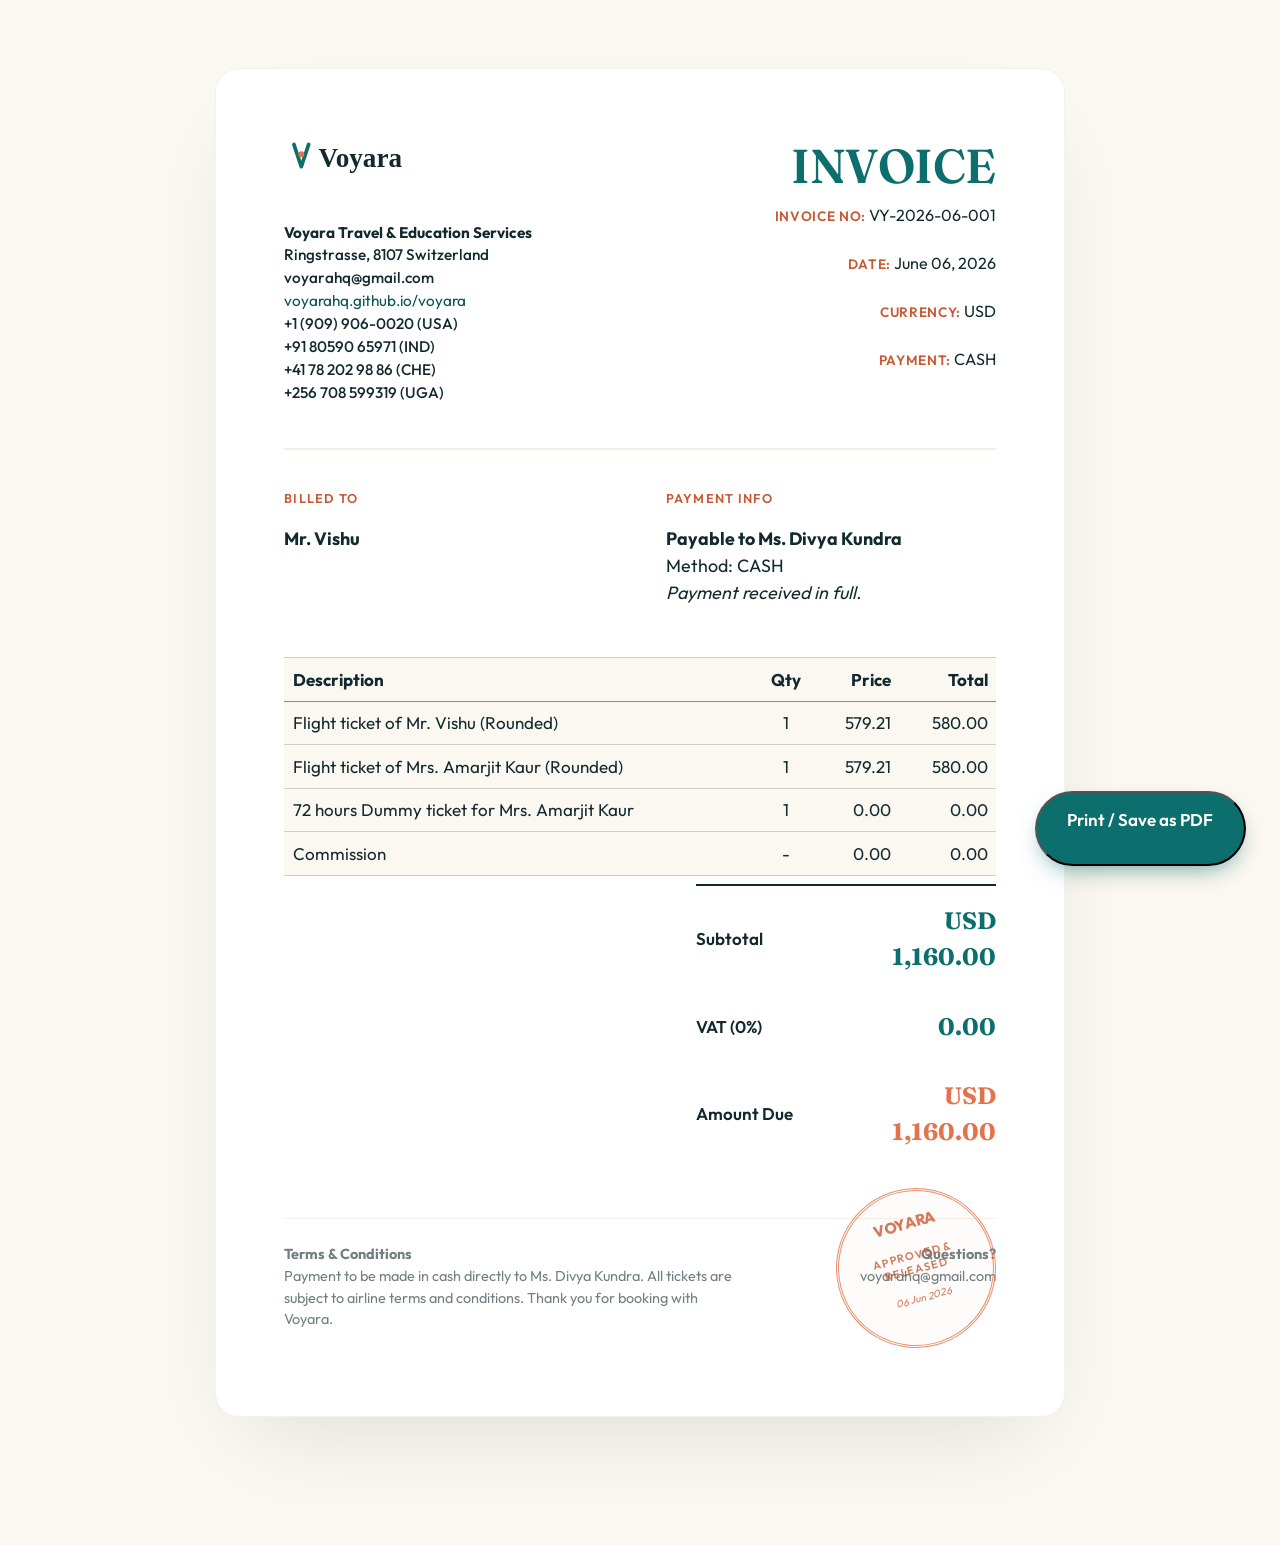
<file: bill.html>
<!DOCTYPE html>
<html xmlns="http://www.w3.org/1999/xhtml" lang="en" xml:lang="en"><head>

<meta charset="utf-8">
<meta name="generator" content="quarto-1.8.27">

<meta name="viewport" content="width=device-width, initial-scale=1.0, user-scalable=yes">


<title>Invoice — Voyara</title>
<style>
code{white-space: pre-wrap;}
span.smallcaps{font-variant: small-caps;}
div.columns{display: flex; gap: min(4vw, 1.5em);}
div.column{flex: auto; overflow-x: auto;}
div.hanging-indent{margin-left: 1.5em; text-indent: -1.5em;}
ul.task-list{list-style: none;}
ul.task-list li input[type="checkbox"] {
  width: 0.8em;
  margin: 0 0.8em 0.2em -1em; /* quarto-specific, see https://github.com/quarto-dev/quarto-cli/issues/4556 */ 
  vertical-align: middle;
}
</style>


<script src="bill_files/libs/clipboard/clipboard.min.js"></script>
<script src="bill_files/libs/quarto-html/quarto.js" type="module"></script>
<script src="bill_files/libs/quarto-html/tabsets/tabsets.js" type="module"></script>
<script src="bill_files/libs/quarto-html/axe/axe-check.js" type="module"></script>
<script src="bill_files/libs/quarto-html/popper.min.js"></script>
<script src="bill_files/libs/quarto-html/tippy.umd.min.js"></script>
<script src="bill_files/libs/quarto-html/anchor.min.js"></script>
<link href="bill_files/libs/quarto-html/tippy.css" rel="stylesheet">
<link href="bill_files/libs/quarto-html/quarto-syntax-highlighting-ed96de9b727972fe78a7b5d16c58bf87.css" rel="stylesheet" id="quarto-text-highlighting-styles">
<script src="bill_files/libs/bootstrap/bootstrap.min.js"></script>
<link href="bill_files/libs/bootstrap/bootstrap-icons.css" rel="stylesheet">
<link href="bill_files/libs/bootstrap/bootstrap-c54146c234580560733281695cbe14ed.min.css" rel="stylesheet" append-hash="true" id="quarto-bootstrap" data-mode="light">
<link rel="preconnect" href="https://fonts.googleapis.com">
<link rel="preconnect" href="https://fonts.gstatic.com" crossorigin="">
<link href="https://fonts.googleapis.com/css2?family=Fraunces:opsz,wght@9..144,400;9..144,600;9..144,700&amp;family=Outfit:wght@300;400;500;600;700&amp;display=swap" rel="stylesheet">
<style>
  body { background: #fbf7f1; }
  .bill-container {
    max-width: 850px;
    margin: 3rem auto;
    background: #fff;
    padding: 4rem;
    border-radius: 24px;
    box-shadow: 0 40px 100px -30px rgba(18,42,46,0.12);
    position: relative;
    overflow: hidden;
    border: 1px solid rgba(18,42,46,0.06);
  }
  .bill-header {
    display: flex;
    justify-content: space-between;
    align-items: flex-start;
    margin-bottom: 2rem;
    border-bottom: 2px solid var(--voyara-sand);
    padding-bottom: 1.5rem;
  }
  .letterhead-logo {
    height: 42px;
    margin-bottom: 1.5rem;
  }
  .bill-meta {
    text-align: right;
  }
  .bill-meta h1 {
    color: var(--voyara-teal);
    font-size: 2.8rem;
    margin: 0 0 0.5rem;
  }
  .meta-grid {
    display: flex;
    flex-direction: column;
    gap: 0.4rem;
    align-items: flex-end;
    font-family: "Outfit", sans-serif;
    font-size: 0.95rem;
    white-space: nowrap;
  }
  .meta-item {
    display: flex;
    justify-content: flex-end;
    gap: 0.8rem;
    text-align: right;
  }
  .meta-label { font-weight: 600; color: var(--voyara-terra-dk); text-transform: uppercase; letter-spacing: 0.05em; font-size: 0.8rem; align-self: center; }
  .address-box {
    display: grid;
    grid-template-columns: 1fr 1fr;
    gap: 3rem;
    margin-bottom: 2rem;
  }
  .address-label {
    font-family: "Outfit", sans-serif;
    font-weight: 600;
    text-transform: uppercase;
    letter-spacing: 0.1em;
    font-size: 0.75rem;
    color: var(--voyara-terra-dk);
    margin-bottom: 0.8rem;
  }
  .address-text {
    font-size: 1.05rem;
    line-height: 1.5;
    color: var(--voyara-ink);
  }
  .bill-table {
    width: 100%;
    border-collapse: collapse;
    margin-bottom: 3rem;
  }
  .bill-table th {
    background: var(--voyara-sand);
    padding: 1rem;
    text-align: left;
    font-family: "Outfit", sans-serif;
    font-weight: 600;
    text-transform: uppercase;
    letter-spacing: 0.05em;
    font-size: 0.85rem;
  }
  .bill-table td {
    padding: 1.2rem 1rem;
    border-bottom: 1px solid var(--voyara-sand);
  }
  .bill-table tr:last-child td { border-bottom: none; }
  .total-section {
    margin-left: auto;
    width: 300px;
    display: grid;
    grid-template-columns: 1fr 1fr;
    gap: 1rem;
    align-items: center;
    padding-top: 1rem;
    border-top: 2px solid var(--voyara-ink);
  }
  .total-label { font-family: "Outfit", sans-serif; font-weight: 600; }
  .total-value { font-family: "Fraunces", serif; font-size: 1.4rem; font-weight: 700; color: var(--voyara-teal); text-align: right; }

  .electronic-stamp {
    position: absolute;
    bottom: 4rem;
    right: 4rem;
    width: 160px;
    height: 160px;
    border: 3px double var(--voyara-terra);
    border-radius: 50%;
    display: flex;
    flex-direction: column;
    align-items: center;
    justify-content: center;
    transform: rotate(-15deg);
    opacity: 0.8;
    user-select: none;
    background: rgba(226, 115, 74, 0.03);
  }
  .stamp-inner {
    text-align: center;
    color: var(--voyara-terra-dk);
    font-family: "Outfit", sans-serif;
    line-height: 1.2;
  }
  .stamp-org { font-weight: 800; font-size: 0.9rem; margin-bottom: 0.2rem; }
  .stamp-status { font-size: 0.65rem; font-weight: 600; text-transform: uppercase; letter-spacing: 0.1em; }
  .stamp-date { font-size: 0.6rem; margin-top: 0.4rem; font-style: italic; }

  .bill-footer {
    margin-top: 3rem;
    padding-top: 1.5rem;
    border-top: 1px solid var(--voyara-sand);
    font-size: 0.85rem;
    color: rgba(18,42,46,0.6);
    display: grid;
    grid-template-columns: 2fr 1fr;
    gap: 2rem;
  }

  @media print {
    @page {
      size: A4;
      margin: 0;
    }
    body {
      background: white !important;
      -webkit-print-color-adjust: exact !important;
      print-color-adjust: exact !important;
    }
    .bill-container {
      box-shadow: none !important;
      border: none !important;
      margin: 0 !important;
      padding: 1cm !important;
      width: 100% !important;
      max-width: none !important;
      border-radius: 0 !important;
      font-size: 0.95rem;
    }
    .btn-print {
      display: none !important;
    }
    .bill-header, .address-box, .bill-table, .total-section, .bill-footer {
      page-break-inside: avoid;
    }
  }

  .btn-print {
    position: fixed;
    bottom: 2rem;
    right: 2rem;
    z-index: 100;
  }
</style>


<link rel="stylesheet" href="assets/css/extra.css">
</head>

<body class="quarto-light">

<div id="quarto-content" class="page-columns page-rows-contents page-layout-full">

<main class="content column-page" id="quarto-document-content">




<div class="bill-container">
<div class="bill-header">
<div class="bill-brand">
<p><img src="assets/img/logo.svg" class="letterhead-logo"></p>
<div class="address-text" style="font-weight: 500; font-size: 0.9rem;">
<p><strong>Voyara Travel &amp; Education Services</strong><br> Ringstrasse, 8107 Switzerland<br> voyarahq@gmail.com<br> <a href="https://voyarahq.github.io/voyara/">voyarahq.github.io/voyara</a><br> +1 (909) 906-0020 (USA)<br> +91 80590 65971 (IND)<br> +41 78 202 98 86 (CHE)<br> +256 708 599319 (UGA)</p>
</div>
</div>
<section id="invoice" class="level1 bill-meta">
<h1>INVOICE</h1>
<div class="meta-grid">
<div class="meta-item">
<p><span class="meta-label">Invoice No:</span> VY-2026-06-001</p>
</div>
<div class="meta-item">
<p><span class="meta-label">Date:</span> June 06, 2026</p>
</div>
<div class="meta-item">
<p><span class="meta-label">Currency:</span> USD</p>
</div>
<div class="meta-item">
<p><span class="meta-label">Payment:</span> CASH</p>
</div>
</div>
</section>
</div>
<div class="address-box">
<div class="bill-to">
<p><span class="address-label">Billed to</span></p>
<div class="address-text">
<p><strong>Mr.&nbsp;Vishu</strong><br></p>
</div>
</div>
<div class="payment-to">
<p><span class="address-label">Payment info</span></p>
<div class="address-text">
<p><strong>Payable to Ms.&nbsp;Divya Kundra</strong><br> Method: CASH<br> <em>Payment received in full.</em></p>
</div>
</div>
</div>
<table class="caption-top table">
<thead>
<tr class="header">
<th>Description</th>
<th style="text-align: center;">Qty</th>
<th style="text-align: right;">Price</th>
<th style="text-align: right;">Total</th>
</tr>
</thead>
<tbody>
<tr class="odd">
<td>Flight ticket of Mr.&nbsp;Vishu (Rounded)</td>
<td style="text-align: center;">1</td>
<td style="text-align: right;">579.21</td>
<td style="text-align: right;">580.00</td>
</tr>
<tr class="even">
<td>Flight ticket of Mrs.&nbsp;Amarjit Kaur (Rounded)</td>
<td style="text-align: center;">1</td>
<td style="text-align: right;">579.21</td>
<td style="text-align: right;">580.00</td>
</tr>
<tr class="odd">
<td>72 hours Dummy ticket for Mrs.&nbsp;Amarjit Kaur</td>
<td style="text-align: center;">1</td>
<td style="text-align: right;">0.00</td>
<td style="text-align: right;">0.00</td>
</tr>
<tr class="even">
<td>Commission</td>
<td style="text-align: center;">-</td>
<td style="text-align: right;">0.00</td>
<td style="text-align: right;">0.00</td>
</tr>
</tbody>
</table>
<div class="total-section">
<p><span class="total-label">Subtotal</span></p>
<div class="total-value">
<p>USD 1,160.00</p>
</div>
<p><span class="total-label">VAT (0%)</span></p>
<div class="total-value">
<p>0.00</p>
</div>
<p><span class="total-label">Amount Due</span></p>
<div class="total-value" style="color: var(--voyara-terra);">
<p>USD 1,160.00</p>
</div>
</div>
<div class="bill-footer">
<div>
<p><strong>Terms &amp; Conditions</strong><br> Payment to be made in cash directly to Ms.&nbsp;Divya Kundra. All tickets are subject to airline terms and conditions. Thank you for booking with Voyara.</p>
</div>
<div style="text-align: right;">
<p><strong>Questions?</strong><br> voyarahq@gmail.com</p>
</div>
</div>
<div class="electronic-stamp">
<div class="stamp-inner">
<div class="stamp-org">
<p>VOYARA</p>
</div>
<div class="stamp-status">
<p>APPROVED &amp;<br>RELEASED</p>
</div>
<div class="stamp-date">
<p>06 Jun 2026</p>
</div>
</div>
</div>
</div>
<button class="btn-voyara btn-voyara-primary btn-print" onclick="window.print();">
<p>Print / Save as PDF</p>
</button>

</main>
<!-- /main column -->
<script id="quarto-html-after-body" type="application/javascript">
  window.document.addEventListener("DOMContentLoaded", function (event) {
    const icon = "";
    const anchorJS = new window.AnchorJS();
    anchorJS.options = {
      placement: 'right',
      icon: icon
    };
    anchorJS.add('.anchored');
    const isCodeAnnotation = (el) => {
      for (const clz of el.classList) {
        if (clz.startsWith('code-annotation-')) {                     
          return true;
        }
      }
      return false;
    }
    const onCopySuccess = function(e) {
      // button target
      const button = e.trigger;
      // don't keep focus
      button.blur();
      // flash "checked"
      button.classList.add('code-copy-button-checked');
      var currentTitle = button.getAttribute("title");
      button.setAttribute("title", "Copied!");
      let tooltip;
      if (window.bootstrap) {
        button.setAttribute("data-bs-toggle", "tooltip");
        button.setAttribute("data-bs-placement", "left");
        button.setAttribute("data-bs-title", "Copied!");
        tooltip = new bootstrap.Tooltip(button, 
          { trigger: "manual", 
            customClass: "code-copy-button-tooltip",
            offset: [0, -8]});
        tooltip.show();    
      }
      setTimeout(function() {
        if (tooltip) {
          tooltip.hide();
          button.removeAttribute("data-bs-title");
          button.removeAttribute("data-bs-toggle");
          button.removeAttribute("data-bs-placement");
        }
        button.setAttribute("title", currentTitle);
        button.classList.remove('code-copy-button-checked');
      }, 1000);
      // clear code selection
      e.clearSelection();
    }
    const getTextToCopy = function(trigger) {
      const outerScaffold = trigger.parentElement.cloneNode(true);
      const codeEl = outerScaffold.querySelector('code');
      for (const childEl of codeEl.children) {
        if (isCodeAnnotation(childEl)) {
          childEl.remove();
        }
      }
      return codeEl.innerText;
    }
    const clipboard = new window.ClipboardJS('.code-copy-button:not([data-in-quarto-modal])', {
      text: getTextToCopy
    });
    clipboard.on('success', onCopySuccess);
    if (window.document.getElementById('quarto-embedded-source-code-modal')) {
      const clipboardModal = new window.ClipboardJS('.code-copy-button[data-in-quarto-modal]', {
        text: getTextToCopy,
        container: window.document.getElementById('quarto-embedded-source-code-modal')
      });
      clipboardModal.on('success', onCopySuccess);
    }
      var localhostRegex = new RegExp(/^(?:http|https):\/\/localhost\:?[0-9]*\//);
      var mailtoRegex = new RegExp(/^mailto:/);
        var filterRegex = new RegExp('/' + window.location.host + '/');
      var isInternal = (href) => {
          return filterRegex.test(href) || localhostRegex.test(href) || mailtoRegex.test(href);
      }
      // Inspect non-navigation links and adorn them if external
     var links = window.document.querySelectorAll('a[href]:not(.nav-link):not(.navbar-brand):not(.toc-action):not(.sidebar-link):not(.sidebar-item-toggle):not(.pagination-link):not(.no-external):not([aria-hidden]):not(.dropdown-item):not(.quarto-navigation-tool):not(.about-link)');
      for (var i=0; i<links.length; i++) {
        const link = links[i];
        if (!isInternal(link.href)) {
          // undo the damage that might have been done by quarto-nav.js in the case of
          // links that we want to consider external
          if (link.dataset.originalHref !== undefined) {
            link.href = link.dataset.originalHref;
          }
        }
      }
    function tippyHover(el, contentFn, onTriggerFn, onUntriggerFn) {
      const config = {
        allowHTML: true,
        maxWidth: 500,
        delay: 100,
        arrow: false,
        appendTo: function(el) {
            return el.parentElement;
        },
        interactive: true,
        interactiveBorder: 10,
        theme: 'quarto',
        placement: 'bottom-start',
      };
      if (contentFn) {
        config.content = contentFn;
      }
      if (onTriggerFn) {
        config.onTrigger = onTriggerFn;
      }
      if (onUntriggerFn) {
        config.onUntrigger = onUntriggerFn;
      }
      window.tippy(el, config); 
    }
    const noterefs = window.document.querySelectorAll('a[role="doc-noteref"]');
    for (var i=0; i<noterefs.length; i++) {
      const ref = noterefs[i];
      tippyHover(ref, function() {
        // use id or data attribute instead here
        let href = ref.getAttribute('data-footnote-href') || ref.getAttribute('href');
        try { href = new URL(href).hash; } catch {}
        const id = href.replace(/^#\/?/, "");
        const note = window.document.getElementById(id);
        if (note) {
          return note.innerHTML;
        } else {
          return "";
        }
      });
    }
    const xrefs = window.document.querySelectorAll('a.quarto-xref');
    const processXRef = (id, note) => {
      // Strip column container classes
      const stripColumnClz = (el) => {
        el.classList.remove("page-full", "page-columns");
        if (el.children) {
          for (const child of el.children) {
            stripColumnClz(child);
          }
        }
      }
      stripColumnClz(note)
      if (id === null || id.startsWith('sec-')) {
        // Special case sections, only their first couple elements
        const container = document.createElement("div");
        if (note.children && note.children.length > 2) {
          container.appendChild(note.children[0].cloneNode(true));
          for (let i = 1; i < note.children.length; i++) {
            const child = note.children[i];
            if (child.tagName === "P" && child.innerText === "") {
              continue;
            } else {
              container.appendChild(child.cloneNode(true));
              break;
            }
          }
          if (window.Quarto?.typesetMath) {
            window.Quarto.typesetMath(container);
          }
          return container.innerHTML
        } else {
          if (window.Quarto?.typesetMath) {
            window.Quarto.typesetMath(note);
          }
          return note.innerHTML;
        }
      } else {
        // Remove any anchor links if they are present
        const anchorLink = note.querySelector('a.anchorjs-link');
        if (anchorLink) {
          anchorLink.remove();
        }
        if (window.Quarto?.typesetMath) {
          window.Quarto.typesetMath(note);
        }
        if (note.classList.contains("callout")) {
          return note.outerHTML;
        } else {
          return note.innerHTML;
        }
      }
    }
    for (var i=0; i<xrefs.length; i++) {
      const xref = xrefs[i];
      tippyHover(xref, undefined, function(instance) {
        instance.disable();
        let url = xref.getAttribute('href');
        let hash = undefined; 
        if (url.startsWith('#')) {
          hash = url;
        } else {
          try { hash = new URL(url).hash; } catch {}
        }
        if (hash) {
          const id = hash.replace(/^#\/?/, "");
          const note = window.document.getElementById(id);
          if (note !== null) {
            try {
              const html = processXRef(id, note.cloneNode(true));
              instance.setContent(html);
            } finally {
              instance.enable();
              instance.show();
            }
          } else {
            // See if we can fetch this
            fetch(url.split('#')[0])
            .then(res => res.text())
            .then(html => {
              const parser = new DOMParser();
              const htmlDoc = parser.parseFromString(html, "text/html");
              const note = htmlDoc.getElementById(id);
              if (note !== null) {
                const html = processXRef(id, note);
                instance.setContent(html);
              } 
            }).finally(() => {
              instance.enable();
              instance.show();
            });
          }
        } else {
          // See if we can fetch a full url (with no hash to target)
          // This is a special case and we should probably do some content thinning / targeting
          fetch(url)
          .then(res => res.text())
          .then(html => {
            const parser = new DOMParser();
            const htmlDoc = parser.parseFromString(html, "text/html");
            const note = htmlDoc.querySelector('main.content');
            if (note !== null) {
              // This should only happen for chapter cross references
              // (since there is no id in the URL)
              // remove the first header
              if (note.children.length > 0 && note.children[0].tagName === "HEADER") {
                note.children[0].remove();
              }
              const html = processXRef(null, note);
              instance.setContent(html);
            } 
          }).finally(() => {
            instance.enable();
            instance.show();
          });
        }
      }, function(instance) {
      });
    }
        let selectedAnnoteEl;
        const selectorForAnnotation = ( cell, annotation) => {
          let cellAttr = 'data-code-cell="' + cell + '"';
          let lineAttr = 'data-code-annotation="' +  annotation + '"';
          const selector = 'span[' + cellAttr + '][' + lineAttr + ']';
          return selector;
        }
        const selectCodeLines = (annoteEl) => {
          const doc = window.document;
          const targetCell = annoteEl.getAttribute("data-target-cell");
          const targetAnnotation = annoteEl.getAttribute("data-target-annotation");
          const annoteSpan = window.document.querySelector(selectorForAnnotation(targetCell, targetAnnotation));
          const lines = annoteSpan.getAttribute("data-code-lines").split(",");
          const lineIds = lines.map((line) => {
            return targetCell + "-" + line;
          })
          let top = null;
          let height = null;
          let parent = null;
          if (lineIds.length > 0) {
              //compute the position of the single el (top and bottom and make a div)
              const el = window.document.getElementById(lineIds[0]);
              top = el.offsetTop;
              height = el.offsetHeight;
              parent = el.parentElement.parentElement;
            if (lineIds.length > 1) {
              const lastEl = window.document.getElementById(lineIds[lineIds.length - 1]);
              const bottom = lastEl.offsetTop + lastEl.offsetHeight;
              height = bottom - top;
            }
            if (top !== null && height !== null && parent !== null) {
              // cook up a div (if necessary) and position it 
              let div = window.document.getElementById("code-annotation-line-highlight");
              if (div === null) {
                div = window.document.createElement("div");
                div.setAttribute("id", "code-annotation-line-highlight");
                div.style.position = 'absolute';
                parent.appendChild(div);
              }
              div.style.top = top - 2 + "px";
              div.style.height = height + 4 + "px";
              div.style.left = 0;
              let gutterDiv = window.document.getElementById("code-annotation-line-highlight-gutter");
              if (gutterDiv === null) {
                gutterDiv = window.document.createElement("div");
                gutterDiv.setAttribute("id", "code-annotation-line-highlight-gutter");
                gutterDiv.style.position = 'absolute';
                const codeCell = window.document.getElementById(targetCell);
                const gutter = codeCell.querySelector('.code-annotation-gutter');
                gutter.appendChild(gutterDiv);
              }
              gutterDiv.style.top = top - 2 + "px";
              gutterDiv.style.height = height + 4 + "px";
            }
            selectedAnnoteEl = annoteEl;
          }
        };
        const unselectCodeLines = () => {
          const elementsIds = ["code-annotation-line-highlight", "code-annotation-line-highlight-gutter"];
          elementsIds.forEach((elId) => {
            const div = window.document.getElementById(elId);
            if (div) {
              div.remove();
            }
          });
          selectedAnnoteEl = undefined;
        };
          // Handle positioning of the toggle
      window.addEventListener(
        "resize",
        throttle(() => {
          elRect = undefined;
          if (selectedAnnoteEl) {
            selectCodeLines(selectedAnnoteEl);
          }
        }, 10)
      );
      function throttle(fn, ms) {
      let throttle = false;
      let timer;
        return (...args) => {
          if(!throttle) { // first call gets through
              fn.apply(this, args);
              throttle = true;
          } else { // all the others get throttled
              if(timer) clearTimeout(timer); // cancel #2
              timer = setTimeout(() => {
                fn.apply(this, args);
                timer = throttle = false;
              }, ms);
          }
        };
      }
        // Attach click handler to the DT
        const annoteDls = window.document.querySelectorAll('dt[data-target-cell]');
        for (const annoteDlNode of annoteDls) {
          annoteDlNode.addEventListener('click', (event) => {
            const clickedEl = event.target;
            if (clickedEl !== selectedAnnoteEl) {
              unselectCodeLines();
              const activeEl = window.document.querySelector('dt[data-target-cell].code-annotation-active');
              if (activeEl) {
                activeEl.classList.remove('code-annotation-active');
              }
              selectCodeLines(clickedEl);
              clickedEl.classList.add('code-annotation-active');
            } else {
              // Unselect the line
              unselectCodeLines();
              clickedEl.classList.remove('code-annotation-active');
            }
          });
        }
    const findCites = (el) => {
      const parentEl = el.parentElement;
      if (parentEl) {
        const cites = parentEl.dataset.cites;
        if (cites) {
          return {
            el,
            cites: cites.split(' ')
          };
        } else {
          return findCites(el.parentElement)
        }
      } else {
        return undefined;
      }
    };
    var bibliorefs = window.document.querySelectorAll('a[role="doc-biblioref"]');
    for (var i=0; i<bibliorefs.length; i++) {
      const ref = bibliorefs[i];
      const citeInfo = findCites(ref);
      if (citeInfo) {
        tippyHover(citeInfo.el, function() {
          var popup = window.document.createElement('div');
          citeInfo.cites.forEach(function(cite) {
            var citeDiv = window.document.createElement('div');
            citeDiv.classList.add('hanging-indent');
            citeDiv.classList.add('csl-entry');
            var biblioDiv = window.document.getElementById('ref-' + cite);
            if (biblioDiv) {
              citeDiv.innerHTML = biblioDiv.innerHTML;
            }
            popup.appendChild(citeDiv);
          });
          return popup.innerHTML;
        });
      }
    }
  });
  </script>
</div> <!-- /content -->




</body></html>
</file>
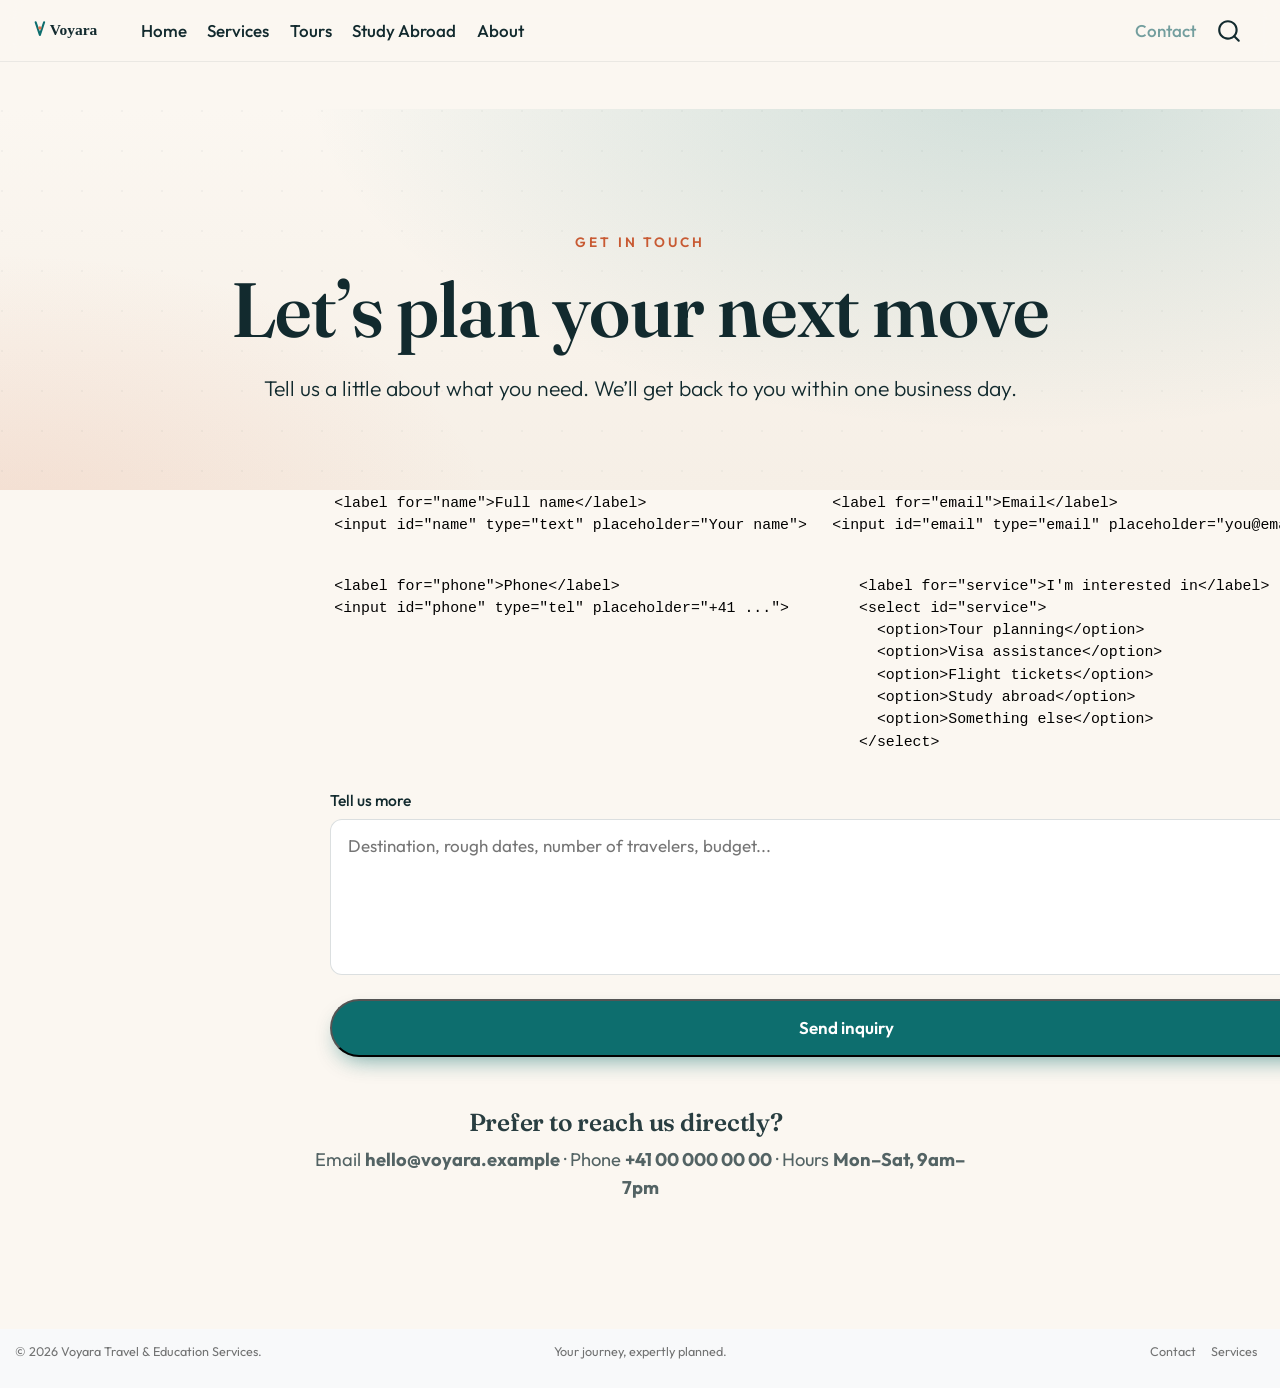
<file: contact.html>
<!DOCTYPE html>
<html xmlns="http://www.w3.org/1999/xhtml" lang="en" xml:lang="en"><head>

<meta charset="utf-8">
<meta name="generator" content="quarto-1.8.27">

<meta name="viewport" content="width=device-width, initial-scale=1.0, user-scalable=yes">


<title>Contact — Voyara – Voyara</title>
<style>
code{white-space: pre-wrap;}
span.smallcaps{font-variant: small-caps;}
div.columns{display: flex; gap: min(4vw, 1.5em);}
div.column{flex: auto; overflow-x: auto;}
div.hanging-indent{margin-left: 1.5em; text-indent: -1.5em;}
ul.task-list{list-style: none;}
ul.task-list li input[type="checkbox"] {
  width: 0.8em;
  margin: 0 0.8em 0.2em -1em; /* quarto-specific, see https://github.com/quarto-dev/quarto-cli/issues/4556 */ 
  vertical-align: middle;
}
</style>


<script src="site_libs/quarto-nav/quarto-nav.js"></script>
<script src="site_libs/clipboard/clipboard.min.js"></script>
<script src="site_libs/quarto-search/autocomplete.umd.js"></script>
<script src="site_libs/quarto-search/fuse.min.js"></script>
<script src="site_libs/quarto-search/quarto-search.js"></script>
<meta name="quarto:offset" content="./">
<script src="site_libs/quarto-html/quarto.js" type="module"></script>
<script src="site_libs/quarto-html/tabsets/tabsets.js" type="module"></script>
<script src="site_libs/quarto-html/axe/axe-check.js" type="module"></script>
<script src="site_libs/quarto-html/popper.min.js"></script>
<script src="site_libs/quarto-html/tippy.umd.min.js"></script>
<script src="site_libs/quarto-html/anchor.min.js"></script>
<link href="site_libs/quarto-html/tippy.css" rel="stylesheet">
<link href="site_libs/quarto-html/quarto-syntax-highlighting-ed96de9b727972fe78a7b5d16c58bf87.css" rel="stylesheet" id="quarto-text-highlighting-styles">
<script src="site_libs/bootstrap/bootstrap.min.js"></script>
<link href="site_libs/bootstrap/bootstrap-icons.css" rel="stylesheet">
<link href="site_libs/bootstrap/bootstrap-811af16e21aa0351a8d3a299416c8f7e.min.css" rel="stylesheet" append-hash="true" id="quarto-bootstrap" data-mode="light">
<script id="quarto-search-options" type="application/json">{
  "location": "navbar",
  "copy-button": false,
  "collapse-after": 3,
  "panel-placement": "end",
  "type": "overlay",
  "limit": 50,
  "keyboard-shortcut": [
    "f",
    "/",
    "s"
  ],
  "show-item-context": false,
  "language": {
    "search-no-results-text": "No results",
    "search-matching-documents-text": "matching documents",
    "search-copy-link-title": "Copy link to search",
    "search-hide-matches-text": "Hide additional matches",
    "search-more-match-text": "more match in this document",
    "search-more-matches-text": "more matches in this document",
    "search-clear-button-title": "Clear",
    "search-text-placeholder": "",
    "search-detached-cancel-button-title": "Cancel",
    "search-submit-button-title": "Submit",
    "search-label": "Search"
  }
}</script>
<link rel="preconnect" href="https://fonts.googleapis.com">
<link rel="preconnect" href="https://fonts.gstatic.com" crossorigin="">
<link href="https://fonts.googleapis.com/css2?family=Fraunces:opsz,wght@9..144,400;9..144,500;9..144,600;9..144,700&amp;family=Outfit:wght@300;400;500;600;700&amp;display=swap" rel="stylesheet">


<link rel="stylesheet" href="assets/css/extra.css">
</head>

<body class="nav-fixed quarto-light">

<div id="quarto-search-results"></div>
  <header id="quarto-header" class="headroom fixed-top">
    <nav class="navbar navbar-expand-lg " data-bs-theme="dark">
      <div class="navbar-container container-fluid">
      <div class="navbar-brand-container mx-auto">
    <a href="./index.html" class="navbar-brand navbar-brand-logo">
    <img src="./assets/img/logo.svg" alt="" class="navbar-logo light-content">
    <img src="./assets/img/logo.svg" alt="" class="navbar-logo dark-content">
    </a>
  </div>
            <div id="quarto-search" class="" title="Search"></div>
          <button class="navbar-toggler" type="button" data-bs-toggle="collapse" data-bs-target="#navbarCollapse" aria-controls="navbarCollapse" role="menu" aria-expanded="false" aria-label="Toggle navigation" onclick="if (window.quartoToggleHeadroom) { window.quartoToggleHeadroom(); }">
  <span class="navbar-toggler-icon"></span>
</button>
          <div class="collapse navbar-collapse" id="navbarCollapse">
            <ul class="navbar-nav navbar-nav-scroll me-auto">
  <li class="nav-item">
    <a class="nav-link" href="./index.html"> 
<span class="menu-text">Home</span></a>
  </li>  
  <li class="nav-item">
    <a class="nav-link" href="./services.html"> 
<span class="menu-text">Services</span></a>
  </li>  
  <li class="nav-item">
    <a class="nav-link" href="./tours.html"> 
<span class="menu-text">Tours</span></a>
  </li>  
  <li class="nav-item">
    <a class="nav-link" href="./study.html"> 
<span class="menu-text">Study Abroad</span></a>
  </li>  
  <li class="nav-item">
    <a class="nav-link" href="./about.html"> 
<span class="menu-text">About</span></a>
  </li>  
</ul>
            <ul class="navbar-nav navbar-nav-scroll ms-auto">
  <li class="nav-item">
    <a class="nav-link active" href="./contact.html" aria-current="page"> 
<span class="menu-text">Contact</span></a>
  </li>  
</ul>
          </div> <!-- /navcollapse -->
            <div class="quarto-navbar-tools">
</div>
      </div> <!-- /container-fluid -->
    </nav>
</header>
<!-- content -->
<div id="quarto-content" class="quarto-container page-columns page-rows-contents page-layout-full page-navbar">
<!-- sidebar -->
<!-- margin-sidebar -->
    
<!-- main -->
<main class="content column-page" id="quarto-document-content"><header id="title-block-header" class="quarto-title-block"></header>




<div class="full-bleed hero" style="padding:7rem 1.5rem 4rem;">
<div class="hero-inner">
<p><span class="eyebrow">Get in touch</span></p>
<section id="lets-plan-your-next-move" class="level1">
<h1>Let’s plan your <span>next move</span></h1>
<div class="lead">
<p>Tell us a little about what you need. We’ll get back to you within one business day.</p>
</div>
</section>
</div>
</div>
<section>
<div class="v-form">
<div class="v-row">
<div>
<pre><code>&lt;label for="name"&gt;Full name&lt;/label&gt;
&lt;input id="name" type="text" placeholder="Your name"&gt;</code></pre>
</div>
<div>
<pre><code>&lt;label for="email"&gt;Email&lt;/label&gt;
&lt;input id="email" type="email" placeholder="you@email.com"&gt;</code></pre>
</div>
</div>
<div class="v-row">
<div>
<pre><code>&lt;label for="phone"&gt;Phone&lt;/label&gt;
&lt;input id="phone" type="tel" placeholder="+41 ..."&gt;</code></pre>
</div>
<div>
<pre><code>&lt;label for="service"&gt;I'm interested in&lt;/label&gt;
&lt;select id="service"&gt;
  &lt;option&gt;Tour planning&lt;/option&gt;
  &lt;option&gt;Visa assistance&lt;/option&gt;
  &lt;option&gt;Flight tickets&lt;/option&gt;
  &lt;option&gt;Study abroad&lt;/option&gt;
  &lt;option&gt;Something else&lt;/option&gt;
&lt;/select&gt;</code></pre>
</div>
</div>
<div>
<label for="msg">Tell us more</label>
<textarea id="msg" rows="5" placeholder="Destination, rough dates, number of travelers, budget..."></textarea>
</div>
<button class="btn-voyara btn-voyara-primary" type="button" onclick="document.getElementById('sent').style.display='block';">
Send inquiry
</button>
<p id="sent" style="display:none; color:var(--voyara-teal-dk); font-weight:600;">
Thanks! This is a demo form — connect it to your email service or a tool like Formspree to receive messages.
</p>
</div>
<section id="prefer-to-reach-us-directly" class="level3 section-head" style="margin-top:3rem;">
<h3 class="anchored" data-anchor-id="prefer-to-reach-us-directly">Prefer to reach us directly?</h3>
<p>Email <strong>hello@voyara.example</strong> · Phone <strong>+41 00 000 00 00</strong> · Hours <strong>Mon–Sat, 9am–7pm</strong></p>
</section>
</section>
<script src="assets/js/reveal.js"></script>



</main> <!-- /main -->
<script id="quarto-html-after-body" type="application/javascript">
  window.document.addEventListener("DOMContentLoaded", function (event) {
    const icon = "";
    const anchorJS = new window.AnchorJS();
    anchorJS.options = {
      placement: 'right',
      icon: icon
    };
    anchorJS.add('.anchored');
    const isCodeAnnotation = (el) => {
      for (const clz of el.classList) {
        if (clz.startsWith('code-annotation-')) {                     
          return true;
        }
      }
      return false;
    }
    const onCopySuccess = function(e) {
      // button target
      const button = e.trigger;
      // don't keep focus
      button.blur();
      // flash "checked"
      button.classList.add('code-copy-button-checked');
      var currentTitle = button.getAttribute("title");
      button.setAttribute("title", "Copied!");
      let tooltip;
      if (window.bootstrap) {
        button.setAttribute("data-bs-toggle", "tooltip");
        button.setAttribute("data-bs-placement", "left");
        button.setAttribute("data-bs-title", "Copied!");
        tooltip = new bootstrap.Tooltip(button, 
          { trigger: "manual", 
            customClass: "code-copy-button-tooltip",
            offset: [0, -8]});
        tooltip.show();    
      }
      setTimeout(function() {
        if (tooltip) {
          tooltip.hide();
          button.removeAttribute("data-bs-title");
          button.removeAttribute("data-bs-toggle");
          button.removeAttribute("data-bs-placement");
        }
        button.setAttribute("title", currentTitle);
        button.classList.remove('code-copy-button-checked');
      }, 1000);
      // clear code selection
      e.clearSelection();
    }
    const getTextToCopy = function(trigger) {
      const outerScaffold = trigger.parentElement.cloneNode(true);
      const codeEl = outerScaffold.querySelector('code');
      for (const childEl of codeEl.children) {
        if (isCodeAnnotation(childEl)) {
          childEl.remove();
        }
      }
      return codeEl.innerText;
    }
    const clipboard = new window.ClipboardJS('.code-copy-button:not([data-in-quarto-modal])', {
      text: getTextToCopy
    });
    clipboard.on('success', onCopySuccess);
    if (window.document.getElementById('quarto-embedded-source-code-modal')) {
      const clipboardModal = new window.ClipboardJS('.code-copy-button[data-in-quarto-modal]', {
        text: getTextToCopy,
        container: window.document.getElementById('quarto-embedded-source-code-modal')
      });
      clipboardModal.on('success', onCopySuccess);
    }
      var localhostRegex = new RegExp(/^(?:http|https):\/\/localhost\:?[0-9]*\//);
      var mailtoRegex = new RegExp(/^mailto:/);
        var filterRegex = new RegExp("https:\/\/voyaraHQ\.github\.io\/voyara\/");
      var isInternal = (href) => {
          return filterRegex.test(href) || localhostRegex.test(href) || mailtoRegex.test(href);
      }
      // Inspect non-navigation links and adorn them if external
     var links = window.document.querySelectorAll('a[href]:not(.nav-link):not(.navbar-brand):not(.toc-action):not(.sidebar-link):not(.sidebar-item-toggle):not(.pagination-link):not(.no-external):not([aria-hidden]):not(.dropdown-item):not(.quarto-navigation-tool):not(.about-link)');
      for (var i=0; i<links.length; i++) {
        const link = links[i];
        if (!isInternal(link.href)) {
          // undo the damage that might have been done by quarto-nav.js in the case of
          // links that we want to consider external
          if (link.dataset.originalHref !== undefined) {
            link.href = link.dataset.originalHref;
          }
        }
      }
    function tippyHover(el, contentFn, onTriggerFn, onUntriggerFn) {
      const config = {
        allowHTML: true,
        maxWidth: 500,
        delay: 100,
        arrow: false,
        appendTo: function(el) {
            return el.parentElement;
        },
        interactive: true,
        interactiveBorder: 10,
        theme: 'quarto',
        placement: 'bottom-start',
      };
      if (contentFn) {
        config.content = contentFn;
      }
      if (onTriggerFn) {
        config.onTrigger = onTriggerFn;
      }
      if (onUntriggerFn) {
        config.onUntrigger = onUntriggerFn;
      }
      window.tippy(el, config); 
    }
    const noterefs = window.document.querySelectorAll('a[role="doc-noteref"]');
    for (var i=0; i<noterefs.length; i++) {
      const ref = noterefs[i];
      tippyHover(ref, function() {
        // use id or data attribute instead here
        let href = ref.getAttribute('data-footnote-href') || ref.getAttribute('href');
        try { href = new URL(href).hash; } catch {}
        const id = href.replace(/^#\/?/, "");
        const note = window.document.getElementById(id);
        if (note) {
          return note.innerHTML;
        } else {
          return "";
        }
      });
    }
    const xrefs = window.document.querySelectorAll('a.quarto-xref');
    const processXRef = (id, note) => {
      // Strip column container classes
      const stripColumnClz = (el) => {
        el.classList.remove("page-full", "page-columns");
        if (el.children) {
          for (const child of el.children) {
            stripColumnClz(child);
          }
        }
      }
      stripColumnClz(note)
      if (id === null || id.startsWith('sec-')) {
        // Special case sections, only their first couple elements
        const container = document.createElement("div");
        if (note.children && note.children.length > 2) {
          container.appendChild(note.children[0].cloneNode(true));
          for (let i = 1; i < note.children.length; i++) {
            const child = note.children[i];
            if (child.tagName === "P" && child.innerText === "") {
              continue;
            } else {
              container.appendChild(child.cloneNode(true));
              break;
            }
          }
          if (window.Quarto?.typesetMath) {
            window.Quarto.typesetMath(container);
          }
          return container.innerHTML
        } else {
          if (window.Quarto?.typesetMath) {
            window.Quarto.typesetMath(note);
          }
          return note.innerHTML;
        }
      } else {
        // Remove any anchor links if they are present
        const anchorLink = note.querySelector('a.anchorjs-link');
        if (anchorLink) {
          anchorLink.remove();
        }
        if (window.Quarto?.typesetMath) {
          window.Quarto.typesetMath(note);
        }
        if (note.classList.contains("callout")) {
          return note.outerHTML;
        } else {
          return note.innerHTML;
        }
      }
    }
    for (var i=0; i<xrefs.length; i++) {
      const xref = xrefs[i];
      tippyHover(xref, undefined, function(instance) {
        instance.disable();
        let url = xref.getAttribute('href');
        let hash = undefined; 
        if (url.startsWith('#')) {
          hash = url;
        } else {
          try { hash = new URL(url).hash; } catch {}
        }
        if (hash) {
          const id = hash.replace(/^#\/?/, "");
          const note = window.document.getElementById(id);
          if (note !== null) {
            try {
              const html = processXRef(id, note.cloneNode(true));
              instance.setContent(html);
            } finally {
              instance.enable();
              instance.show();
            }
          } else {
            // See if we can fetch this
            fetch(url.split('#')[0])
            .then(res => res.text())
            .then(html => {
              const parser = new DOMParser();
              const htmlDoc = parser.parseFromString(html, "text/html");
              const note = htmlDoc.getElementById(id);
              if (note !== null) {
                const html = processXRef(id, note);
                instance.setContent(html);
              } 
            }).finally(() => {
              instance.enable();
              instance.show();
            });
          }
        } else {
          // See if we can fetch a full url (with no hash to target)
          // This is a special case and we should probably do some content thinning / targeting
          fetch(url)
          .then(res => res.text())
          .then(html => {
            const parser = new DOMParser();
            const htmlDoc = parser.parseFromString(html, "text/html");
            const note = htmlDoc.querySelector('main.content');
            if (note !== null) {
              // This should only happen for chapter cross references
              // (since there is no id in the URL)
              // remove the first header
              if (note.children.length > 0 && note.children[0].tagName === "HEADER") {
                note.children[0].remove();
              }
              const html = processXRef(null, note);
              instance.setContent(html);
            } 
          }).finally(() => {
            instance.enable();
            instance.show();
          });
        }
      }, function(instance) {
      });
    }
        let selectedAnnoteEl;
        const selectorForAnnotation = ( cell, annotation) => {
          let cellAttr = 'data-code-cell="' + cell + '"';
          let lineAttr = 'data-code-annotation="' +  annotation + '"';
          const selector = 'span[' + cellAttr + '][' + lineAttr + ']';
          return selector;
        }
        const selectCodeLines = (annoteEl) => {
          const doc = window.document;
          const targetCell = annoteEl.getAttribute("data-target-cell");
          const targetAnnotation = annoteEl.getAttribute("data-target-annotation");
          const annoteSpan = window.document.querySelector(selectorForAnnotation(targetCell, targetAnnotation));
          const lines = annoteSpan.getAttribute("data-code-lines").split(",");
          const lineIds = lines.map((line) => {
            return targetCell + "-" + line;
          })
          let top = null;
          let height = null;
          let parent = null;
          if (lineIds.length > 0) {
              //compute the position of the single el (top and bottom and make a div)
              const el = window.document.getElementById(lineIds[0]);
              top = el.offsetTop;
              height = el.offsetHeight;
              parent = el.parentElement.parentElement;
            if (lineIds.length > 1) {
              const lastEl = window.document.getElementById(lineIds[lineIds.length - 1]);
              const bottom = lastEl.offsetTop + lastEl.offsetHeight;
              height = bottom - top;
            }
            if (top !== null && height !== null && parent !== null) {
              // cook up a div (if necessary) and position it 
              let div = window.document.getElementById("code-annotation-line-highlight");
              if (div === null) {
                div = window.document.createElement("div");
                div.setAttribute("id", "code-annotation-line-highlight");
                div.style.position = 'absolute';
                parent.appendChild(div);
              }
              div.style.top = top - 2 + "px";
              div.style.height = height + 4 + "px";
              div.style.left = 0;
              let gutterDiv = window.document.getElementById("code-annotation-line-highlight-gutter");
              if (gutterDiv === null) {
                gutterDiv = window.document.createElement("div");
                gutterDiv.setAttribute("id", "code-annotation-line-highlight-gutter");
                gutterDiv.style.position = 'absolute';
                const codeCell = window.document.getElementById(targetCell);
                const gutter = codeCell.querySelector('.code-annotation-gutter');
                gutter.appendChild(gutterDiv);
              }
              gutterDiv.style.top = top - 2 + "px";
              gutterDiv.style.height = height + 4 + "px";
            }
            selectedAnnoteEl = annoteEl;
          }
        };
        const unselectCodeLines = () => {
          const elementsIds = ["code-annotation-line-highlight", "code-annotation-line-highlight-gutter"];
          elementsIds.forEach((elId) => {
            const div = window.document.getElementById(elId);
            if (div) {
              div.remove();
            }
          });
          selectedAnnoteEl = undefined;
        };
          // Handle positioning of the toggle
      window.addEventListener(
        "resize",
        throttle(() => {
          elRect = undefined;
          if (selectedAnnoteEl) {
            selectCodeLines(selectedAnnoteEl);
          }
        }, 10)
      );
      function throttle(fn, ms) {
      let throttle = false;
      let timer;
        return (...args) => {
          if(!throttle) { // first call gets through
              fn.apply(this, args);
              throttle = true;
          } else { // all the others get throttled
              if(timer) clearTimeout(timer); // cancel #2
              timer = setTimeout(() => {
                fn.apply(this, args);
                timer = throttle = false;
              }, ms);
          }
        };
      }
        // Attach click handler to the DT
        const annoteDls = window.document.querySelectorAll('dt[data-target-cell]');
        for (const annoteDlNode of annoteDls) {
          annoteDlNode.addEventListener('click', (event) => {
            const clickedEl = event.target;
            if (clickedEl !== selectedAnnoteEl) {
              unselectCodeLines();
              const activeEl = window.document.querySelector('dt[data-target-cell].code-annotation-active');
              if (activeEl) {
                activeEl.classList.remove('code-annotation-active');
              }
              selectCodeLines(clickedEl);
              clickedEl.classList.add('code-annotation-active');
            } else {
              // Unselect the line
              unselectCodeLines();
              clickedEl.classList.remove('code-annotation-active');
            }
          });
        }
    const findCites = (el) => {
      const parentEl = el.parentElement;
      if (parentEl) {
        const cites = parentEl.dataset.cites;
        if (cites) {
          return {
            el,
            cites: cites.split(' ')
          };
        } else {
          return findCites(el.parentElement)
        }
      } else {
        return undefined;
      }
    };
    var bibliorefs = window.document.querySelectorAll('a[role="doc-biblioref"]');
    for (var i=0; i<bibliorefs.length; i++) {
      const ref = bibliorefs[i];
      const citeInfo = findCites(ref);
      if (citeInfo) {
        tippyHover(citeInfo.el, function() {
          var popup = window.document.createElement('div');
          citeInfo.cites.forEach(function(cite) {
            var citeDiv = window.document.createElement('div');
            citeDiv.classList.add('hanging-indent');
            citeDiv.classList.add('csl-entry');
            var biblioDiv = window.document.getElementById('ref-' + cite);
            if (biblioDiv) {
              citeDiv.innerHTML = biblioDiv.innerHTML;
            }
            popup.appendChild(citeDiv);
          });
          return popup.innerHTML;
        });
      }
    }
  });
  </script>
</div> <!-- /content -->
<footer class="footer">
  <div class="nav-footer">
    <div class="nav-footer-left">
<p>© 2026 Voyara Travel &amp; Education Services.</p>
</div>   
    <div class="nav-footer-center">
<p>Your journey, expertly planned.</p>
</div>
    <div class="nav-footer-right">
      <ul class="footer-items list-unstyled">
    <li class="nav-item">
    <a class="nav-link" href="./contact.html">
<p>Contact</p>
</a>
  </li>  
    <li class="nav-item">
    <a class="nav-link" href="./services.html">
<p>Services</p>
</a>
  </li>  
</ul>
    </div>
  </div>
</footer>




</body></html>
</file>
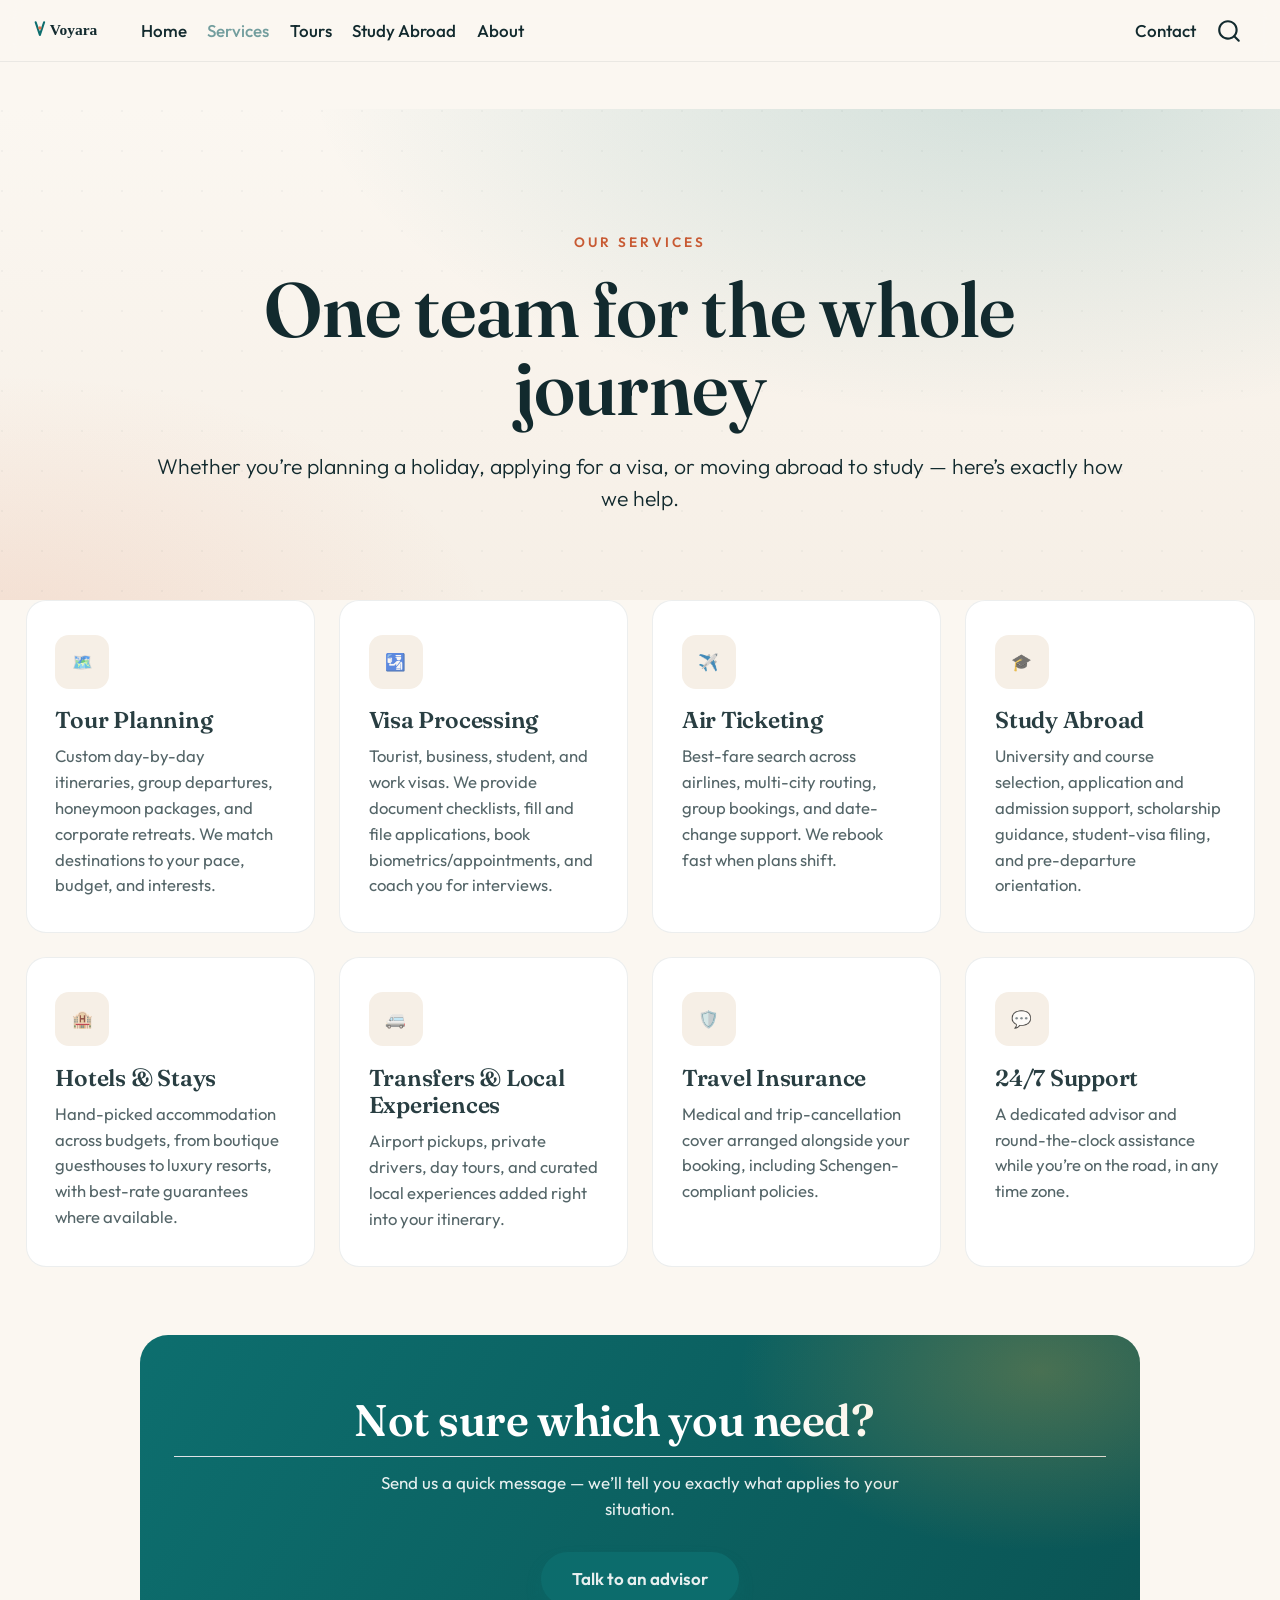
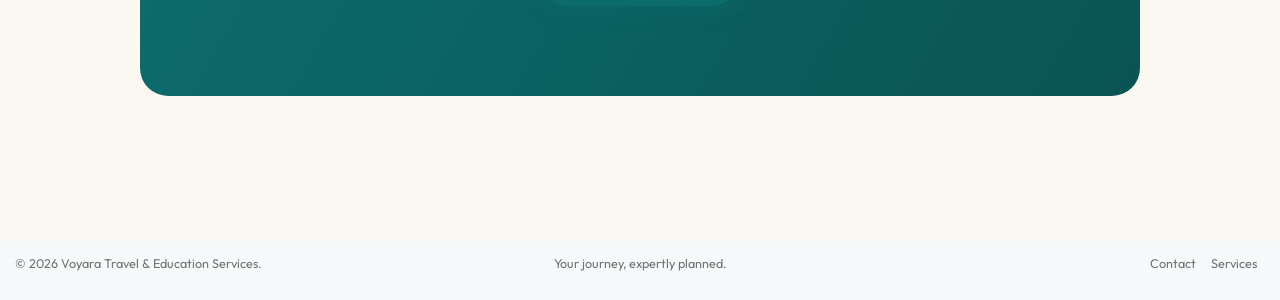
<file: services.html>
<!DOCTYPE html>
<html xmlns="http://www.w3.org/1999/xhtml" lang="en" xml:lang="en"><head>

<meta charset="utf-8">
<meta name="generator" content="quarto-1.8.27">

<meta name="viewport" content="width=device-width, initial-scale=1.0, user-scalable=yes">


<title>Services — Voyara – Voyara</title>
<style>
code{white-space: pre-wrap;}
span.smallcaps{font-variant: small-caps;}
div.columns{display: flex; gap: min(4vw, 1.5em);}
div.column{flex: auto; overflow-x: auto;}
div.hanging-indent{margin-left: 1.5em; text-indent: -1.5em;}
ul.task-list{list-style: none;}
ul.task-list li input[type="checkbox"] {
  width: 0.8em;
  margin: 0 0.8em 0.2em -1em; /* quarto-specific, see https://github.com/quarto-dev/quarto-cli/issues/4556 */ 
  vertical-align: middle;
}
</style>


<script src="site_libs/quarto-nav/quarto-nav.js"></script>
<script src="site_libs/clipboard/clipboard.min.js"></script>
<script src="site_libs/quarto-search/autocomplete.umd.js"></script>
<script src="site_libs/quarto-search/fuse.min.js"></script>
<script src="site_libs/quarto-search/quarto-search.js"></script>
<meta name="quarto:offset" content="./">
<script src="site_libs/quarto-html/quarto.js" type="module"></script>
<script src="site_libs/quarto-html/tabsets/tabsets.js" type="module"></script>
<script src="site_libs/quarto-html/axe/axe-check.js" type="module"></script>
<script src="site_libs/quarto-html/popper.min.js"></script>
<script src="site_libs/quarto-html/tippy.umd.min.js"></script>
<script src="site_libs/quarto-html/anchor.min.js"></script>
<link href="site_libs/quarto-html/tippy.css" rel="stylesheet">
<link href="site_libs/quarto-html/quarto-syntax-highlighting-ed96de9b727972fe78a7b5d16c58bf87.css" rel="stylesheet" id="quarto-text-highlighting-styles">
<script src="site_libs/bootstrap/bootstrap.min.js"></script>
<link href="site_libs/bootstrap/bootstrap-icons.css" rel="stylesheet">
<link href="site_libs/bootstrap/bootstrap-811af16e21aa0351a8d3a299416c8f7e.min.css" rel="stylesheet" append-hash="true" id="quarto-bootstrap" data-mode="light">
<script id="quarto-search-options" type="application/json">{
  "location": "navbar",
  "copy-button": false,
  "collapse-after": 3,
  "panel-placement": "end",
  "type": "overlay",
  "limit": 50,
  "keyboard-shortcut": [
    "f",
    "/",
    "s"
  ],
  "show-item-context": false,
  "language": {
    "search-no-results-text": "No results",
    "search-matching-documents-text": "matching documents",
    "search-copy-link-title": "Copy link to search",
    "search-hide-matches-text": "Hide additional matches",
    "search-more-match-text": "more match in this document",
    "search-more-matches-text": "more matches in this document",
    "search-clear-button-title": "Clear",
    "search-text-placeholder": "",
    "search-detached-cancel-button-title": "Cancel",
    "search-submit-button-title": "Submit",
    "search-label": "Search"
  }
}</script>
<link rel="preconnect" href="https://fonts.googleapis.com">
<link rel="preconnect" href="https://fonts.gstatic.com" crossorigin="">
<link href="https://fonts.googleapis.com/css2?family=Fraunces:opsz,wght@9..144,400;9..144,500;9..144,600;9..144,700&amp;family=Outfit:wght@300;400;500;600;700&amp;display=swap" rel="stylesheet">


<link rel="stylesheet" href="assets/css/extra.css">
</head>

<body class="nav-fixed quarto-light">

<div id="quarto-search-results"></div>
  <header id="quarto-header" class="headroom fixed-top">
    <nav class="navbar navbar-expand-lg " data-bs-theme="dark">
      <div class="navbar-container container-fluid">
      <div class="navbar-brand-container mx-auto">
    <a href="./index.html" class="navbar-brand navbar-brand-logo">
    <img src="./assets/img/logo.svg" alt="" class="navbar-logo light-content">
    <img src="./assets/img/logo.svg" alt="" class="navbar-logo dark-content">
    </a>
  </div>
            <div id="quarto-search" class="" title="Search"></div>
          <button class="navbar-toggler" type="button" data-bs-toggle="collapse" data-bs-target="#navbarCollapse" aria-controls="navbarCollapse" role="menu" aria-expanded="false" aria-label="Toggle navigation" onclick="if (window.quartoToggleHeadroom) { window.quartoToggleHeadroom(); }">
  <span class="navbar-toggler-icon"></span>
</button>
          <div class="collapse navbar-collapse" id="navbarCollapse">
            <ul class="navbar-nav navbar-nav-scroll me-auto">
  <li class="nav-item">
    <a class="nav-link" href="./index.html"> 
<span class="menu-text">Home</span></a>
  </li>  
  <li class="nav-item">
    <a class="nav-link active" href="./services.html" aria-current="page"> 
<span class="menu-text">Services</span></a>
  </li>  
  <li class="nav-item">
    <a class="nav-link" href="./tours.html"> 
<span class="menu-text">Tours</span></a>
  </li>  
  <li class="nav-item">
    <a class="nav-link" href="./study.html"> 
<span class="menu-text">Study Abroad</span></a>
  </li>  
  <li class="nav-item">
    <a class="nav-link" href="./about.html"> 
<span class="menu-text">About</span></a>
  </li>  
</ul>
            <ul class="navbar-nav navbar-nav-scroll ms-auto">
  <li class="nav-item">
    <a class="nav-link" href="./contact.html"> 
<span class="menu-text">Contact</span></a>
  </li>  
</ul>
          </div> <!-- /navcollapse -->
            <div class="quarto-navbar-tools">
</div>
      </div> <!-- /container-fluid -->
    </nav>
</header>
<!-- content -->
<div id="quarto-content" class="quarto-container page-columns page-rows-contents page-layout-full page-navbar">
<!-- sidebar -->
<!-- margin-sidebar -->
    
<!-- main -->
<main class="content column-page" id="quarto-document-content"><header id="title-block-header" class="quarto-title-block"></header>




<div class="full-bleed hero" style="padding:7rem 1.5rem 4rem;">
<div class="hero-inner">
<p><span class="eyebrow">Our services</span></p>
<section id="one-team-for-the-whole-journey" class="level1">
<h1>One team for the <span>whole journey</span></h1>
<div class="lead">
<p>Whether you’re planning a holiday, applying for a visa, or moving abroad to study — here’s exactly how we help.</p>
</div>
</section>
</div>
</div>
<section>
<div class="card-grid">
<div class="v-card">
<div class="icon">
<p>🗺️</p>
</div>
<section id="tour-planning" class="level3">
<h3 class="anchored" data-anchor-id="tour-planning">Tour Planning</h3>
<p>Custom day-by-day itineraries, group departures, honeymoon packages, and corporate retreats. We match destinations to your pace, budget, and interests.</p>
</section>
</div>
<div class="v-card">
<div class="icon">
<p>🛂</p>
</div>
<section id="visa-processing" class="level3">
<h3 class="anchored" data-anchor-id="visa-processing">Visa Processing</h3>
<p>Tourist, business, student, and work visas. We provide document checklists, fill and file applications, book biometrics/appointments, and coach you for interviews.</p>
</section>
</div>
<div class="v-card">
<div class="icon">
<p>✈️</p>
</div>
<section id="air-ticketing" class="level3">
<h3 class="anchored" data-anchor-id="air-ticketing">Air Ticketing</h3>
<p>Best-fare search across airlines, multi-city routing, group bookings, and date-change support. We rebook fast when plans shift.</p>
</section>
</div>
<div class="v-card">
<div class="icon">
<p>🎓</p>
</div>
<section id="study-abroad" class="level3">
<h3 class="anchored" data-anchor-id="study-abroad">Study Abroad</h3>
<p>University and course selection, application and admission support, scholarship guidance, student-visa filing, and pre-departure orientation.</p>
</section>
</div>
<div class="v-card">
<div class="icon">
<p>🏨</p>
</div>
<section id="hotels-stays" class="level3">
<h3 class="anchored" data-anchor-id="hotels-stays">Hotels &amp; Stays</h3>
<p>Hand-picked accommodation across budgets, from boutique guesthouses to luxury resorts, with best-rate guarantees where available.</p>
</section>
</div>
<div class="v-card">
<div class="icon">
<p>🚐</p>
</div>
<section id="transfers-local-experiences" class="level3">
<h3 class="anchored" data-anchor-id="transfers-local-experiences">Transfers &amp; Local Experiences</h3>
<p>Airport pickups, private drivers, day tours, and curated local experiences added right into your itinerary.</p>
</section>
</div>
<div class="v-card">
<div class="icon">
<p>🛡️</p>
</div>
<section id="travel-insurance" class="level3">
<h3 class="anchored" data-anchor-id="travel-insurance">Travel Insurance</h3>
<p>Medical and trip-cancellation cover arranged alongside your booking, including Schengen-compliant policies.</p>
</section>
</div>
<div class="v-card">
<div class="icon">
<p>💬</p>
</div>
<section id="support" class="level3">
<h3 class="anchored" data-anchor-id="support">24/7 Support</h3>
<p>A dedicated advisor and round-the-clock assistance while you’re on the road, in any time zone.</p>
</section>
</div>
</div>
</section>
<section id="not-sure-which-you-need" class="level2 cta-banner">
<h2 class="anchored" data-anchor-id="not-sure-which-you-need">Not sure which you need?</h2>
<p>Send us a quick message — we’ll tell you exactly what applies to your situation.</p>
<p><a href="./contact.html" class="btn-voyara btn-voyara-primary">Talk to an advisor</a></p>
</section>
<script src="assets/js/reveal.js"></script>



</main> <!-- /main -->
<script id="quarto-html-after-body" type="application/javascript">
  window.document.addEventListener("DOMContentLoaded", function (event) {
    const icon = "";
    const anchorJS = new window.AnchorJS();
    anchorJS.options = {
      placement: 'right',
      icon: icon
    };
    anchorJS.add('.anchored');
    const isCodeAnnotation = (el) => {
      for (const clz of el.classList) {
        if (clz.startsWith('code-annotation-')) {                     
          return true;
        }
      }
      return false;
    }
    const onCopySuccess = function(e) {
      // button target
      const button = e.trigger;
      // don't keep focus
      button.blur();
      // flash "checked"
      button.classList.add('code-copy-button-checked');
      var currentTitle = button.getAttribute("title");
      button.setAttribute("title", "Copied!");
      let tooltip;
      if (window.bootstrap) {
        button.setAttribute("data-bs-toggle", "tooltip");
        button.setAttribute("data-bs-placement", "left");
        button.setAttribute("data-bs-title", "Copied!");
        tooltip = new bootstrap.Tooltip(button, 
          { trigger: "manual", 
            customClass: "code-copy-button-tooltip",
            offset: [0, -8]});
        tooltip.show();    
      }
      setTimeout(function() {
        if (tooltip) {
          tooltip.hide();
          button.removeAttribute("data-bs-title");
          button.removeAttribute("data-bs-toggle");
          button.removeAttribute("data-bs-placement");
        }
        button.setAttribute("title", currentTitle);
        button.classList.remove('code-copy-button-checked');
      }, 1000);
      // clear code selection
      e.clearSelection();
    }
    const getTextToCopy = function(trigger) {
      const outerScaffold = trigger.parentElement.cloneNode(true);
      const codeEl = outerScaffold.querySelector('code');
      for (const childEl of codeEl.children) {
        if (isCodeAnnotation(childEl)) {
          childEl.remove();
        }
      }
      return codeEl.innerText;
    }
    const clipboard = new window.ClipboardJS('.code-copy-button:not([data-in-quarto-modal])', {
      text: getTextToCopy
    });
    clipboard.on('success', onCopySuccess);
    if (window.document.getElementById('quarto-embedded-source-code-modal')) {
      const clipboardModal = new window.ClipboardJS('.code-copy-button[data-in-quarto-modal]', {
        text: getTextToCopy,
        container: window.document.getElementById('quarto-embedded-source-code-modal')
      });
      clipboardModal.on('success', onCopySuccess);
    }
      var localhostRegex = new RegExp(/^(?:http|https):\/\/localhost\:?[0-9]*\//);
      var mailtoRegex = new RegExp(/^mailto:/);
        var filterRegex = new RegExp("https:\/\/voyaraHQ\.github\.io\/voyara\/");
      var isInternal = (href) => {
          return filterRegex.test(href) || localhostRegex.test(href) || mailtoRegex.test(href);
      }
      // Inspect non-navigation links and adorn them if external
     var links = window.document.querySelectorAll('a[href]:not(.nav-link):not(.navbar-brand):not(.toc-action):not(.sidebar-link):not(.sidebar-item-toggle):not(.pagination-link):not(.no-external):not([aria-hidden]):not(.dropdown-item):not(.quarto-navigation-tool):not(.about-link)');
      for (var i=0; i<links.length; i++) {
        const link = links[i];
        if (!isInternal(link.href)) {
          // undo the damage that might have been done by quarto-nav.js in the case of
          // links that we want to consider external
          if (link.dataset.originalHref !== undefined) {
            link.href = link.dataset.originalHref;
          }
        }
      }
    function tippyHover(el, contentFn, onTriggerFn, onUntriggerFn) {
      const config = {
        allowHTML: true,
        maxWidth: 500,
        delay: 100,
        arrow: false,
        appendTo: function(el) {
            return el.parentElement;
        },
        interactive: true,
        interactiveBorder: 10,
        theme: 'quarto',
        placement: 'bottom-start',
      };
      if (contentFn) {
        config.content = contentFn;
      }
      if (onTriggerFn) {
        config.onTrigger = onTriggerFn;
      }
      if (onUntriggerFn) {
        config.onUntrigger = onUntriggerFn;
      }
      window.tippy(el, config); 
    }
    const noterefs = window.document.querySelectorAll('a[role="doc-noteref"]');
    for (var i=0; i<noterefs.length; i++) {
      const ref = noterefs[i];
      tippyHover(ref, function() {
        // use id or data attribute instead here
        let href = ref.getAttribute('data-footnote-href') || ref.getAttribute('href');
        try { href = new URL(href).hash; } catch {}
        const id = href.replace(/^#\/?/, "");
        const note = window.document.getElementById(id);
        if (note) {
          return note.innerHTML;
        } else {
          return "";
        }
      });
    }
    const xrefs = window.document.querySelectorAll('a.quarto-xref');
    const processXRef = (id, note) => {
      // Strip column container classes
      const stripColumnClz = (el) => {
        el.classList.remove("page-full", "page-columns");
        if (el.children) {
          for (const child of el.children) {
            stripColumnClz(child);
          }
        }
      }
      stripColumnClz(note)
      if (id === null || id.startsWith('sec-')) {
        // Special case sections, only their first couple elements
        const container = document.createElement("div");
        if (note.children && note.children.length > 2) {
          container.appendChild(note.children[0].cloneNode(true));
          for (let i = 1; i < note.children.length; i++) {
            const child = note.children[i];
            if (child.tagName === "P" && child.innerText === "") {
              continue;
            } else {
              container.appendChild(child.cloneNode(true));
              break;
            }
          }
          if (window.Quarto?.typesetMath) {
            window.Quarto.typesetMath(container);
          }
          return container.innerHTML
        } else {
          if (window.Quarto?.typesetMath) {
            window.Quarto.typesetMath(note);
          }
          return note.innerHTML;
        }
      } else {
        // Remove any anchor links if they are present
        const anchorLink = note.querySelector('a.anchorjs-link');
        if (anchorLink) {
          anchorLink.remove();
        }
        if (window.Quarto?.typesetMath) {
          window.Quarto.typesetMath(note);
        }
        if (note.classList.contains("callout")) {
          return note.outerHTML;
        } else {
          return note.innerHTML;
        }
      }
    }
    for (var i=0; i<xrefs.length; i++) {
      const xref = xrefs[i];
      tippyHover(xref, undefined, function(instance) {
        instance.disable();
        let url = xref.getAttribute('href');
        let hash = undefined; 
        if (url.startsWith('#')) {
          hash = url;
        } else {
          try { hash = new URL(url).hash; } catch {}
        }
        if (hash) {
          const id = hash.replace(/^#\/?/, "");
          const note = window.document.getElementById(id);
          if (note !== null) {
            try {
              const html = processXRef(id, note.cloneNode(true));
              instance.setContent(html);
            } finally {
              instance.enable();
              instance.show();
            }
          } else {
            // See if we can fetch this
            fetch(url.split('#')[0])
            .then(res => res.text())
            .then(html => {
              const parser = new DOMParser();
              const htmlDoc = parser.parseFromString(html, "text/html");
              const note = htmlDoc.getElementById(id);
              if (note !== null) {
                const html = processXRef(id, note);
                instance.setContent(html);
              } 
            }).finally(() => {
              instance.enable();
              instance.show();
            });
          }
        } else {
          // See if we can fetch a full url (with no hash to target)
          // This is a special case and we should probably do some content thinning / targeting
          fetch(url)
          .then(res => res.text())
          .then(html => {
            const parser = new DOMParser();
            const htmlDoc = parser.parseFromString(html, "text/html");
            const note = htmlDoc.querySelector('main.content');
            if (note !== null) {
              // This should only happen for chapter cross references
              // (since there is no id in the URL)
              // remove the first header
              if (note.children.length > 0 && note.children[0].tagName === "HEADER") {
                note.children[0].remove();
              }
              const html = processXRef(null, note);
              instance.setContent(html);
            } 
          }).finally(() => {
            instance.enable();
            instance.show();
          });
        }
      }, function(instance) {
      });
    }
        let selectedAnnoteEl;
        const selectorForAnnotation = ( cell, annotation) => {
          let cellAttr = 'data-code-cell="' + cell + '"';
          let lineAttr = 'data-code-annotation="' +  annotation + '"';
          const selector = 'span[' + cellAttr + '][' + lineAttr + ']';
          return selector;
        }
        const selectCodeLines = (annoteEl) => {
          const doc = window.document;
          const targetCell = annoteEl.getAttribute("data-target-cell");
          const targetAnnotation = annoteEl.getAttribute("data-target-annotation");
          const annoteSpan = window.document.querySelector(selectorForAnnotation(targetCell, targetAnnotation));
          const lines = annoteSpan.getAttribute("data-code-lines").split(",");
          const lineIds = lines.map((line) => {
            return targetCell + "-" + line;
          })
          let top = null;
          let height = null;
          let parent = null;
          if (lineIds.length > 0) {
              //compute the position of the single el (top and bottom and make a div)
              const el = window.document.getElementById(lineIds[0]);
              top = el.offsetTop;
              height = el.offsetHeight;
              parent = el.parentElement.parentElement;
            if (lineIds.length > 1) {
              const lastEl = window.document.getElementById(lineIds[lineIds.length - 1]);
              const bottom = lastEl.offsetTop + lastEl.offsetHeight;
              height = bottom - top;
            }
            if (top !== null && height !== null && parent !== null) {
              // cook up a div (if necessary) and position it 
              let div = window.document.getElementById("code-annotation-line-highlight");
              if (div === null) {
                div = window.document.createElement("div");
                div.setAttribute("id", "code-annotation-line-highlight");
                div.style.position = 'absolute';
                parent.appendChild(div);
              }
              div.style.top = top - 2 + "px";
              div.style.height = height + 4 + "px";
              div.style.left = 0;
              let gutterDiv = window.document.getElementById("code-annotation-line-highlight-gutter");
              if (gutterDiv === null) {
                gutterDiv = window.document.createElement("div");
                gutterDiv.setAttribute("id", "code-annotation-line-highlight-gutter");
                gutterDiv.style.position = 'absolute';
                const codeCell = window.document.getElementById(targetCell);
                const gutter = codeCell.querySelector('.code-annotation-gutter');
                gutter.appendChild(gutterDiv);
              }
              gutterDiv.style.top = top - 2 + "px";
              gutterDiv.style.height = height + 4 + "px";
            }
            selectedAnnoteEl = annoteEl;
          }
        };
        const unselectCodeLines = () => {
          const elementsIds = ["code-annotation-line-highlight", "code-annotation-line-highlight-gutter"];
          elementsIds.forEach((elId) => {
            const div = window.document.getElementById(elId);
            if (div) {
              div.remove();
            }
          });
          selectedAnnoteEl = undefined;
        };
          // Handle positioning of the toggle
      window.addEventListener(
        "resize",
        throttle(() => {
          elRect = undefined;
          if (selectedAnnoteEl) {
            selectCodeLines(selectedAnnoteEl);
          }
        }, 10)
      );
      function throttle(fn, ms) {
      let throttle = false;
      let timer;
        return (...args) => {
          if(!throttle) { // first call gets through
              fn.apply(this, args);
              throttle = true;
          } else { // all the others get throttled
              if(timer) clearTimeout(timer); // cancel #2
              timer = setTimeout(() => {
                fn.apply(this, args);
                timer = throttle = false;
              }, ms);
          }
        };
      }
        // Attach click handler to the DT
        const annoteDls = window.document.querySelectorAll('dt[data-target-cell]');
        for (const annoteDlNode of annoteDls) {
          annoteDlNode.addEventListener('click', (event) => {
            const clickedEl = event.target;
            if (clickedEl !== selectedAnnoteEl) {
              unselectCodeLines();
              const activeEl = window.document.querySelector('dt[data-target-cell].code-annotation-active');
              if (activeEl) {
                activeEl.classList.remove('code-annotation-active');
              }
              selectCodeLines(clickedEl);
              clickedEl.classList.add('code-annotation-active');
            } else {
              // Unselect the line
              unselectCodeLines();
              clickedEl.classList.remove('code-annotation-active');
            }
          });
        }
    const findCites = (el) => {
      const parentEl = el.parentElement;
      if (parentEl) {
        const cites = parentEl.dataset.cites;
        if (cites) {
          return {
            el,
            cites: cites.split(' ')
          };
        } else {
          return findCites(el.parentElement)
        }
      } else {
        return undefined;
      }
    };
    var bibliorefs = window.document.querySelectorAll('a[role="doc-biblioref"]');
    for (var i=0; i<bibliorefs.length; i++) {
      const ref = bibliorefs[i];
      const citeInfo = findCites(ref);
      if (citeInfo) {
        tippyHover(citeInfo.el, function() {
          var popup = window.document.createElement('div');
          citeInfo.cites.forEach(function(cite) {
            var citeDiv = window.document.createElement('div');
            citeDiv.classList.add('hanging-indent');
            citeDiv.classList.add('csl-entry');
            var biblioDiv = window.document.getElementById('ref-' + cite);
            if (biblioDiv) {
              citeDiv.innerHTML = biblioDiv.innerHTML;
            }
            popup.appendChild(citeDiv);
          });
          return popup.innerHTML;
        });
      }
    }
  });
  </script>
</div> <!-- /content -->
<footer class="footer">
  <div class="nav-footer">
    <div class="nav-footer-left">
<p>© 2026 Voyara Travel &amp; Education Services.</p>
</div>   
    <div class="nav-footer-center">
<p>Your journey, expertly planned.</p>
</div>
    <div class="nav-footer-right">
      <ul class="footer-items list-unstyled">
    <li class="nav-item">
    <a class="nav-link" href="./contact.html">
<p>Contact</p>
</a>
  </li>  
    <li class="nav-item">
    <a class="nav-link" href="./services.html">
<p>Services</p>
</a>
  </li>  
</ul>
    </div>
  </div>
</footer>




</body></html>
</file>
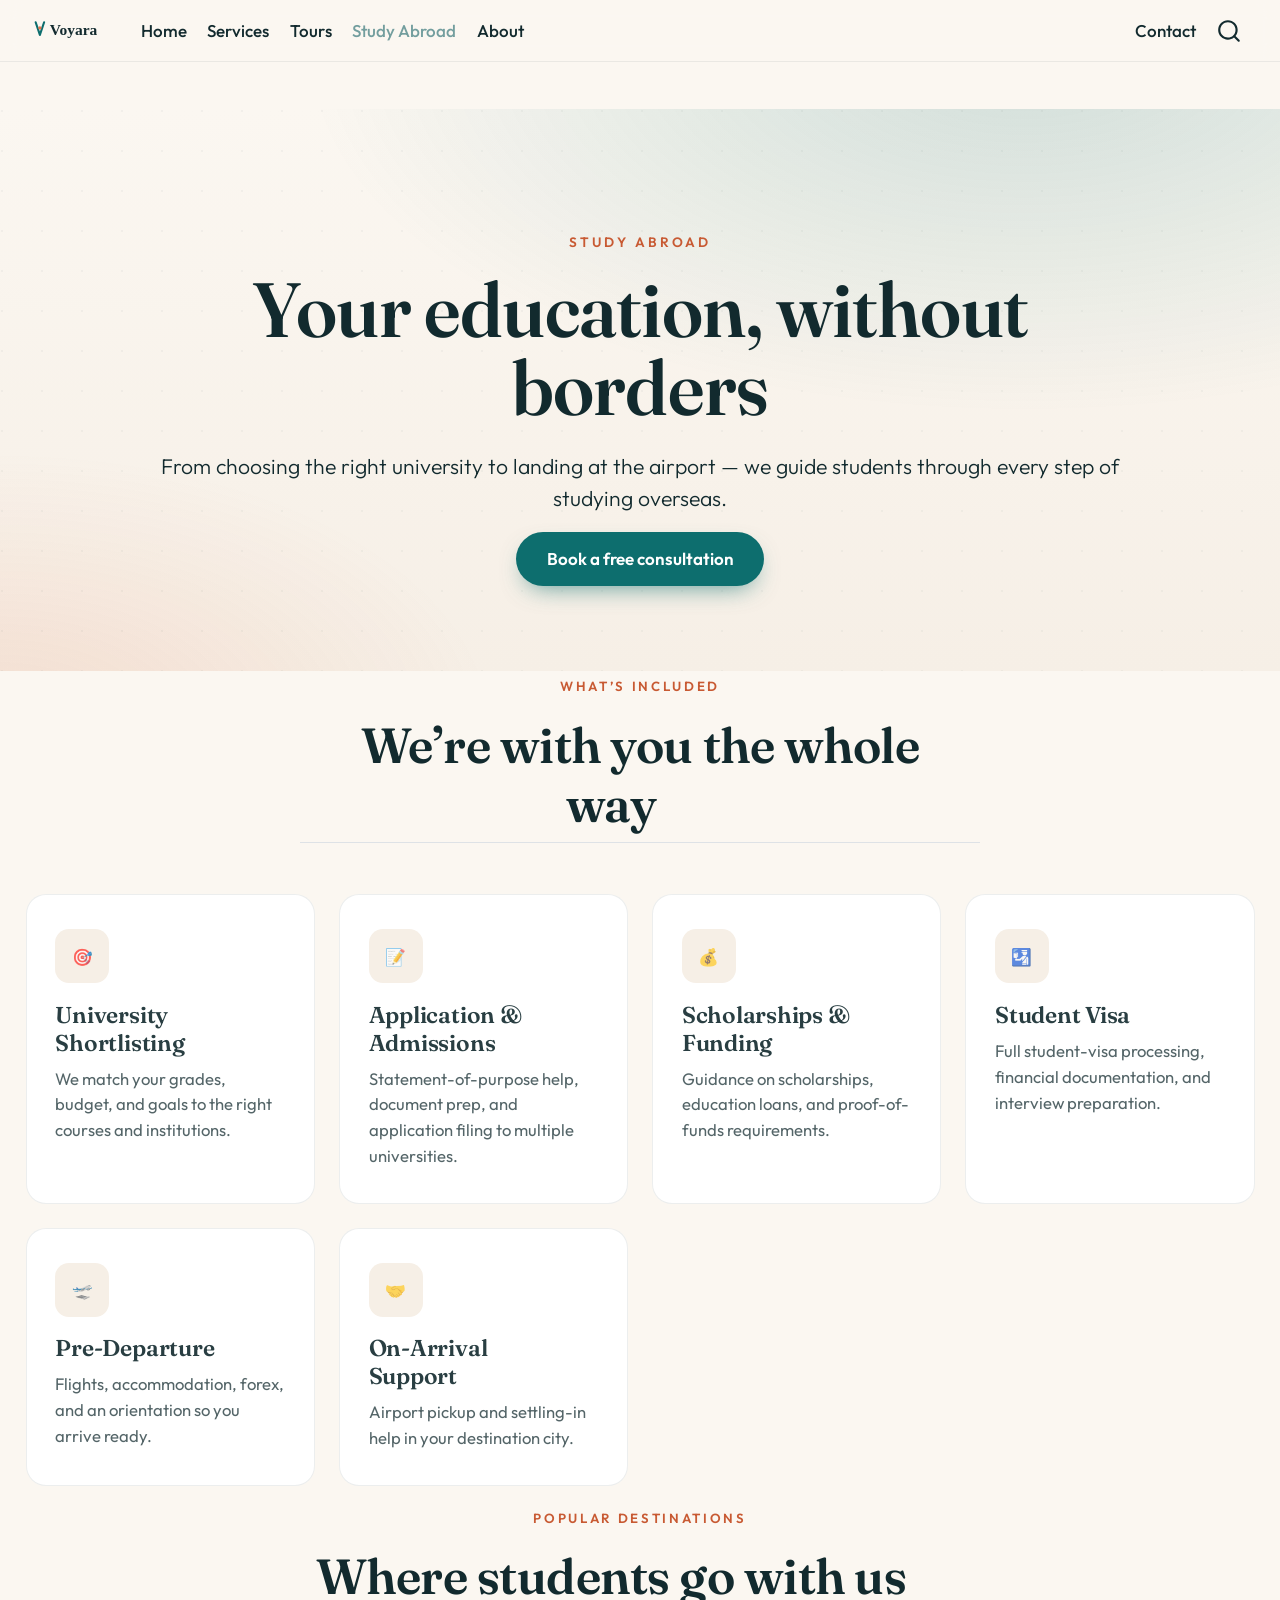
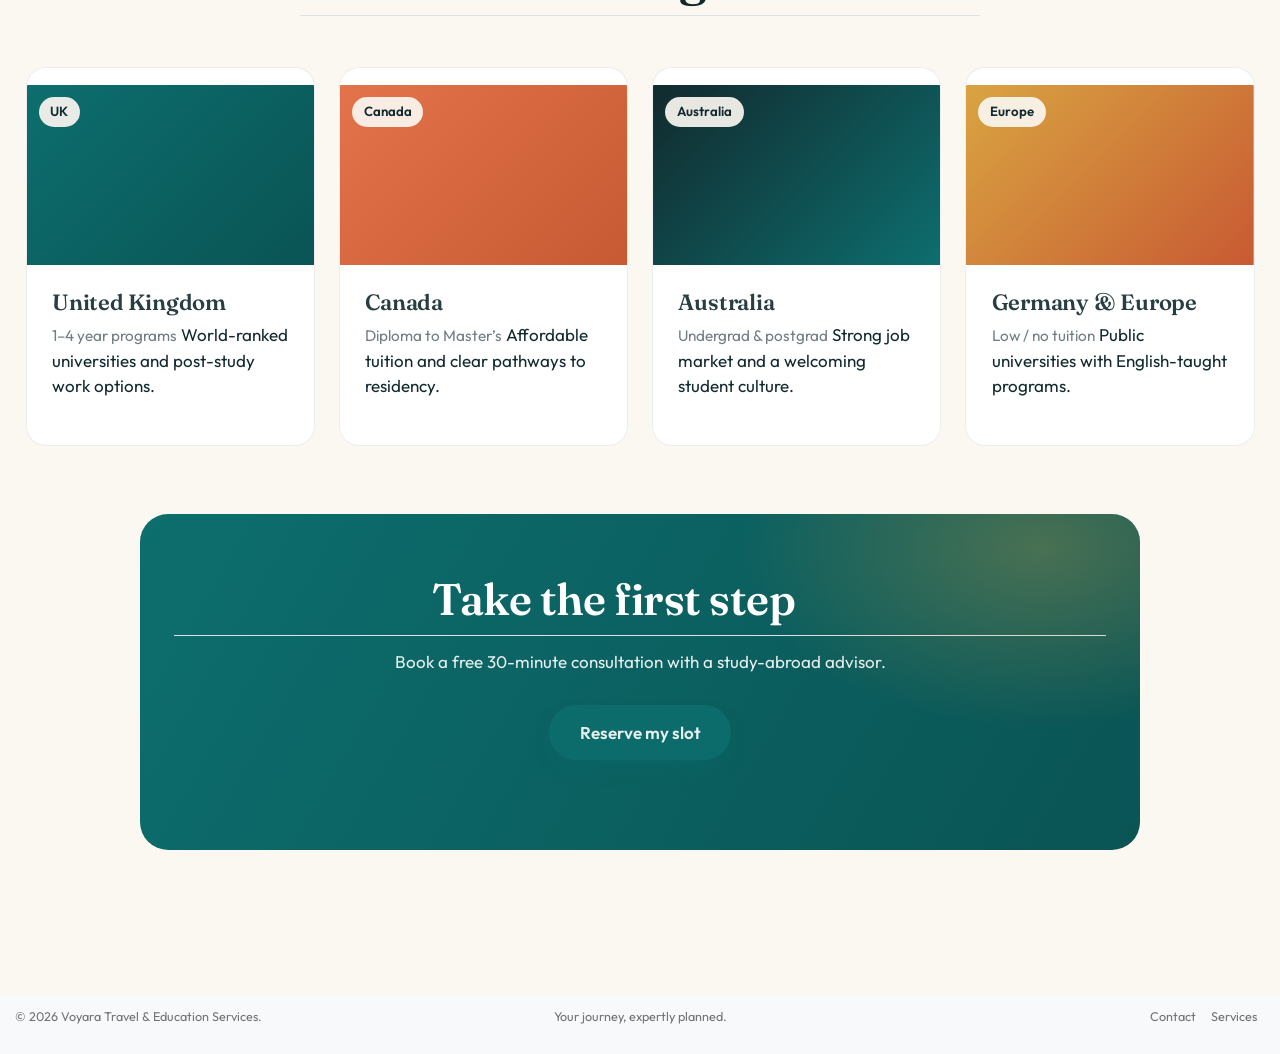
<file: study.html>
<!DOCTYPE html>
<html xmlns="http://www.w3.org/1999/xhtml" lang="en" xml:lang="en"><head>

<meta charset="utf-8">
<meta name="generator" content="quarto-1.8.27">

<meta name="viewport" content="width=device-width, initial-scale=1.0, user-scalable=yes">


<title>Study Abroad — Voyara – Voyara</title>
<style>
code{white-space: pre-wrap;}
span.smallcaps{font-variant: small-caps;}
div.columns{display: flex; gap: min(4vw, 1.5em);}
div.column{flex: auto; overflow-x: auto;}
div.hanging-indent{margin-left: 1.5em; text-indent: -1.5em;}
ul.task-list{list-style: none;}
ul.task-list li input[type="checkbox"] {
  width: 0.8em;
  margin: 0 0.8em 0.2em -1em; /* quarto-specific, see https://github.com/quarto-dev/quarto-cli/issues/4556 */ 
  vertical-align: middle;
}
</style>


<script src="site_libs/quarto-nav/quarto-nav.js"></script>
<script src="site_libs/clipboard/clipboard.min.js"></script>
<script src="site_libs/quarto-search/autocomplete.umd.js"></script>
<script src="site_libs/quarto-search/fuse.min.js"></script>
<script src="site_libs/quarto-search/quarto-search.js"></script>
<meta name="quarto:offset" content="./">
<script src="site_libs/quarto-html/quarto.js" type="module"></script>
<script src="site_libs/quarto-html/tabsets/tabsets.js" type="module"></script>
<script src="site_libs/quarto-html/axe/axe-check.js" type="module"></script>
<script src="site_libs/quarto-html/popper.min.js"></script>
<script src="site_libs/quarto-html/tippy.umd.min.js"></script>
<script src="site_libs/quarto-html/anchor.min.js"></script>
<link href="site_libs/quarto-html/tippy.css" rel="stylesheet">
<link href="site_libs/quarto-html/quarto-syntax-highlighting-ed96de9b727972fe78a7b5d16c58bf87.css" rel="stylesheet" id="quarto-text-highlighting-styles">
<script src="site_libs/bootstrap/bootstrap.min.js"></script>
<link href="site_libs/bootstrap/bootstrap-icons.css" rel="stylesheet">
<link href="site_libs/bootstrap/bootstrap-811af16e21aa0351a8d3a299416c8f7e.min.css" rel="stylesheet" append-hash="true" id="quarto-bootstrap" data-mode="light">
<script id="quarto-search-options" type="application/json">{
  "location": "navbar",
  "copy-button": false,
  "collapse-after": 3,
  "panel-placement": "end",
  "type": "overlay",
  "limit": 50,
  "keyboard-shortcut": [
    "f",
    "/",
    "s"
  ],
  "show-item-context": false,
  "language": {
    "search-no-results-text": "No results",
    "search-matching-documents-text": "matching documents",
    "search-copy-link-title": "Copy link to search",
    "search-hide-matches-text": "Hide additional matches",
    "search-more-match-text": "more match in this document",
    "search-more-matches-text": "more matches in this document",
    "search-clear-button-title": "Clear",
    "search-text-placeholder": "",
    "search-detached-cancel-button-title": "Cancel",
    "search-submit-button-title": "Submit",
    "search-label": "Search"
  }
}</script>
<link rel="preconnect" href="https://fonts.googleapis.com">
<link rel="preconnect" href="https://fonts.gstatic.com" crossorigin="">
<link href="https://fonts.googleapis.com/css2?family=Fraunces:opsz,wght@9..144,400;9..144,500;9..144,600;9..144,700&amp;family=Outfit:wght@300;400;500;600;700&amp;display=swap" rel="stylesheet">


<link rel="stylesheet" href="assets/css/extra.css">
</head>

<body class="nav-fixed quarto-light">

<div id="quarto-search-results"></div>
  <header id="quarto-header" class="headroom fixed-top">
    <nav class="navbar navbar-expand-lg " data-bs-theme="dark">
      <div class="navbar-container container-fluid">
      <div class="navbar-brand-container mx-auto">
    <a href="./index.html" class="navbar-brand navbar-brand-logo">
    <img src="./assets/img/logo.svg" alt="" class="navbar-logo light-content">
    <img src="./assets/img/logo.svg" alt="" class="navbar-logo dark-content">
    </a>
  </div>
            <div id="quarto-search" class="" title="Search"></div>
          <button class="navbar-toggler" type="button" data-bs-toggle="collapse" data-bs-target="#navbarCollapse" aria-controls="navbarCollapse" role="menu" aria-expanded="false" aria-label="Toggle navigation" onclick="if (window.quartoToggleHeadroom) { window.quartoToggleHeadroom(); }">
  <span class="navbar-toggler-icon"></span>
</button>
          <div class="collapse navbar-collapse" id="navbarCollapse">
            <ul class="navbar-nav navbar-nav-scroll me-auto">
  <li class="nav-item">
    <a class="nav-link" href="./index.html"> 
<span class="menu-text">Home</span></a>
  </li>  
  <li class="nav-item">
    <a class="nav-link" href="./services.html"> 
<span class="menu-text">Services</span></a>
  </li>  
  <li class="nav-item">
    <a class="nav-link" href="./tours.html"> 
<span class="menu-text">Tours</span></a>
  </li>  
  <li class="nav-item">
    <a class="nav-link active" href="./study.html" aria-current="page"> 
<span class="menu-text">Study Abroad</span></a>
  </li>  
  <li class="nav-item">
    <a class="nav-link" href="./about.html"> 
<span class="menu-text">About</span></a>
  </li>  
</ul>
            <ul class="navbar-nav navbar-nav-scroll ms-auto">
  <li class="nav-item">
    <a class="nav-link" href="./contact.html"> 
<span class="menu-text">Contact</span></a>
  </li>  
</ul>
          </div> <!-- /navcollapse -->
            <div class="quarto-navbar-tools">
</div>
      </div> <!-- /container-fluid -->
    </nav>
</header>
<!-- content -->
<div id="quarto-content" class="quarto-container page-columns page-rows-contents page-layout-full page-navbar">
<!-- sidebar -->
<!-- margin-sidebar -->
    
<!-- main -->
<main class="content column-page" id="quarto-document-content"><header id="title-block-header" class="quarto-title-block"></header>




<div class="full-bleed hero" style="padding:7rem 1.5rem 4rem;">
<div class="hero-inner">
<p><span class="eyebrow">Study abroad</span></p>
<section id="your-education-without-borders" class="level1">
<h1>Your education, <span>without borders</span></h1>
<div class="lead">
<p>From choosing the right university to landing at the airport — we guide students through every step of studying overseas.</p>
</div>
<div class="hero-cta">
<p><a href="./contact.html" class="btn-voyara btn-voyara-primary">Book a free consultation</a></p>
</div>
</section>
</div>
</div>
<section>
<div class="section-head">
<p><span class="eyebrow">What’s included</span></p>
<section id="were-with-you-the-whole-way" class="level2">
<h2 class="anchored" data-anchor-id="were-with-you-the-whole-way">We’re with you the whole way</h2>
</section>
</div>
<div class="card-grid">
<div class="v-card">
<div class="icon">
<p>🎯</p>
</div>
<section id="university-shortlisting" class="level3">
<h3 class="anchored" data-anchor-id="university-shortlisting">University Shortlisting</h3>
<p>We match your grades, budget, and goals to the right courses and institutions.</p>
</section>
</div>
<div class="v-card">
<div class="icon">
<p>📝</p>
</div>
<section id="application-admissions" class="level3">
<h3 class="anchored" data-anchor-id="application-admissions">Application &amp; Admissions</h3>
<p>Statement-of-purpose help, document prep, and application filing to multiple universities.</p>
</section>
</div>
<div class="v-card">
<div class="icon">
<p>💰</p>
</div>
<section id="scholarships-funding" class="level3">
<h3 class="anchored" data-anchor-id="scholarships-funding">Scholarships &amp; Funding</h3>
<p>Guidance on scholarships, education loans, and proof-of-funds requirements.</p>
</section>
</div>
<div class="v-card">
<div class="icon">
<p>🛂</p>
</div>
<section id="student-visa" class="level3">
<h3 class="anchored" data-anchor-id="student-visa">Student Visa</h3>
<p>Full student-visa processing, financial documentation, and interview preparation.</p>
</section>
</div>
<div class="v-card">
<div class="icon">
<p>🛫</p>
</div>
<section id="pre-departure" class="level3">
<h3 class="anchored" data-anchor-id="pre-departure">Pre-Departure</h3>
<p>Flights, accommodation, forex, and an orientation so you arrive ready.</p>
</section>
</div>
<div class="v-card">
<div class="icon">
<p>🤝</p>
</div>
<section id="on-arrival-support" class="level3">
<h3 class="anchored" data-anchor-id="on-arrival-support">On-Arrival Support</h3>
<p>Airport pickup and settling-in help in your destination city.</p>
</section>
</div>
</div>
</section>
<section style="padding-top:1rem;">
<div class="section-head">
<p><span class="eyebrow">Popular destinations</span></p>
<section id="where-students-go-with-us" class="level2">
<h2 class="anchored" data-anchor-id="where-students-go-with-us">Where students go with us</h2>
</section>
</div>
<div class="card-grid">
<div class="tour-card">
<div class="thumb" style="background-image:linear-gradient(135deg,#0d6e6e,#0a5454);">
<p><span class="tag">UK</span></p>
</div>
<section id="united-kingdom" class="level3 body">
<h3 class="anchored" data-anchor-id="united-kingdom">United Kingdom</h3>
<p><span class="meta">1–4 year programs</span> World-ranked universities and post-study work options.</p>
</section>
</div>
<div class="tour-card">
<div class="thumb" style="background-image:linear-gradient(135deg,#e2734a,#c85a33);">
<p><span class="tag">Canada</span></p>
</div>
<section id="canada" class="level3 body">
<h3 class="anchored" data-anchor-id="canada">Canada</h3>
<p><span class="meta">Diploma to Master’s</span> Affordable tuition and clear pathways to residency.</p>
</section>
</div>
<div class="tour-card">
<div class="thumb" style="background-image:linear-gradient(135deg,#122a2e,#0d6e6e);">
<p><span class="tag">Australia</span></p>
</div>
<section id="australia" class="level3 body">
<h3 class="anchored" data-anchor-id="australia">Australia</h3>
<p><span class="meta">Undergrad &amp; postgrad</span> Strong job market and a welcoming student culture.</p>
</section>
</div>
<div class="tour-card">
<div class="thumb" style="background-image:linear-gradient(135deg,#d9a441,#c85a33);">
<p><span class="tag">Europe</span></p>
</div>
<section id="germany-europe" class="level3 body">
<h3 class="anchored" data-anchor-id="germany-europe">Germany &amp; Europe</h3>
<p><span class="meta">Low / no tuition</span> Public universities with English-taught programs.</p>
</section>
</div>
</div>
</section>
<section id="take-the-first-step" class="level2 cta-banner">
<h2 class="anchored" data-anchor-id="take-the-first-step">Take the first step</h2>
<p>Book a free 30-minute consultation with a study-abroad advisor.</p>
<p><a href="./contact.html" class="btn-voyara btn-voyara-primary">Reserve my slot</a></p>
</section>
<script src="assets/js/reveal.js"></script>



</main> <!-- /main -->
<script id="quarto-html-after-body" type="application/javascript">
  window.document.addEventListener("DOMContentLoaded", function (event) {
    const icon = "";
    const anchorJS = new window.AnchorJS();
    anchorJS.options = {
      placement: 'right',
      icon: icon
    };
    anchorJS.add('.anchored');
    const isCodeAnnotation = (el) => {
      for (const clz of el.classList) {
        if (clz.startsWith('code-annotation-')) {                     
          return true;
        }
      }
      return false;
    }
    const onCopySuccess = function(e) {
      // button target
      const button = e.trigger;
      // don't keep focus
      button.blur();
      // flash "checked"
      button.classList.add('code-copy-button-checked');
      var currentTitle = button.getAttribute("title");
      button.setAttribute("title", "Copied!");
      let tooltip;
      if (window.bootstrap) {
        button.setAttribute("data-bs-toggle", "tooltip");
        button.setAttribute("data-bs-placement", "left");
        button.setAttribute("data-bs-title", "Copied!");
        tooltip = new bootstrap.Tooltip(button, 
          { trigger: "manual", 
            customClass: "code-copy-button-tooltip",
            offset: [0, -8]});
        tooltip.show();    
      }
      setTimeout(function() {
        if (tooltip) {
          tooltip.hide();
          button.removeAttribute("data-bs-title");
          button.removeAttribute("data-bs-toggle");
          button.removeAttribute("data-bs-placement");
        }
        button.setAttribute("title", currentTitle);
        button.classList.remove('code-copy-button-checked');
      }, 1000);
      // clear code selection
      e.clearSelection();
    }
    const getTextToCopy = function(trigger) {
      const outerScaffold = trigger.parentElement.cloneNode(true);
      const codeEl = outerScaffold.querySelector('code');
      for (const childEl of codeEl.children) {
        if (isCodeAnnotation(childEl)) {
          childEl.remove();
        }
      }
      return codeEl.innerText;
    }
    const clipboard = new window.ClipboardJS('.code-copy-button:not([data-in-quarto-modal])', {
      text: getTextToCopy
    });
    clipboard.on('success', onCopySuccess);
    if (window.document.getElementById('quarto-embedded-source-code-modal')) {
      const clipboardModal = new window.ClipboardJS('.code-copy-button[data-in-quarto-modal]', {
        text: getTextToCopy,
        container: window.document.getElementById('quarto-embedded-source-code-modal')
      });
      clipboardModal.on('success', onCopySuccess);
    }
      var localhostRegex = new RegExp(/^(?:http|https):\/\/localhost\:?[0-9]*\//);
      var mailtoRegex = new RegExp(/^mailto:/);
        var filterRegex = new RegExp("https:\/\/voyaraHQ\.github\.io\/voyara\/");
      var isInternal = (href) => {
          return filterRegex.test(href) || localhostRegex.test(href) || mailtoRegex.test(href);
      }
      // Inspect non-navigation links and adorn them if external
     var links = window.document.querySelectorAll('a[href]:not(.nav-link):not(.navbar-brand):not(.toc-action):not(.sidebar-link):not(.sidebar-item-toggle):not(.pagination-link):not(.no-external):not([aria-hidden]):not(.dropdown-item):not(.quarto-navigation-tool):not(.about-link)');
      for (var i=0; i<links.length; i++) {
        const link = links[i];
        if (!isInternal(link.href)) {
          // undo the damage that might have been done by quarto-nav.js in the case of
          // links that we want to consider external
          if (link.dataset.originalHref !== undefined) {
            link.href = link.dataset.originalHref;
          }
        }
      }
    function tippyHover(el, contentFn, onTriggerFn, onUntriggerFn) {
      const config = {
        allowHTML: true,
        maxWidth: 500,
        delay: 100,
        arrow: false,
        appendTo: function(el) {
            return el.parentElement;
        },
        interactive: true,
        interactiveBorder: 10,
        theme: 'quarto',
        placement: 'bottom-start',
      };
      if (contentFn) {
        config.content = contentFn;
      }
      if (onTriggerFn) {
        config.onTrigger = onTriggerFn;
      }
      if (onUntriggerFn) {
        config.onUntrigger = onUntriggerFn;
      }
      window.tippy(el, config); 
    }
    const noterefs = window.document.querySelectorAll('a[role="doc-noteref"]');
    for (var i=0; i<noterefs.length; i++) {
      const ref = noterefs[i];
      tippyHover(ref, function() {
        // use id or data attribute instead here
        let href = ref.getAttribute('data-footnote-href') || ref.getAttribute('href');
        try { href = new URL(href).hash; } catch {}
        const id = href.replace(/^#\/?/, "");
        const note = window.document.getElementById(id);
        if (note) {
          return note.innerHTML;
        } else {
          return "";
        }
      });
    }
    const xrefs = window.document.querySelectorAll('a.quarto-xref');
    const processXRef = (id, note) => {
      // Strip column container classes
      const stripColumnClz = (el) => {
        el.classList.remove("page-full", "page-columns");
        if (el.children) {
          for (const child of el.children) {
            stripColumnClz(child);
          }
        }
      }
      stripColumnClz(note)
      if (id === null || id.startsWith('sec-')) {
        // Special case sections, only their first couple elements
        const container = document.createElement("div");
        if (note.children && note.children.length > 2) {
          container.appendChild(note.children[0].cloneNode(true));
          for (let i = 1; i < note.children.length; i++) {
            const child = note.children[i];
            if (child.tagName === "P" && child.innerText === "") {
              continue;
            } else {
              container.appendChild(child.cloneNode(true));
              break;
            }
          }
          if (window.Quarto?.typesetMath) {
            window.Quarto.typesetMath(container);
          }
          return container.innerHTML
        } else {
          if (window.Quarto?.typesetMath) {
            window.Quarto.typesetMath(note);
          }
          return note.innerHTML;
        }
      } else {
        // Remove any anchor links if they are present
        const anchorLink = note.querySelector('a.anchorjs-link');
        if (anchorLink) {
          anchorLink.remove();
        }
        if (window.Quarto?.typesetMath) {
          window.Quarto.typesetMath(note);
        }
        if (note.classList.contains("callout")) {
          return note.outerHTML;
        } else {
          return note.innerHTML;
        }
      }
    }
    for (var i=0; i<xrefs.length; i++) {
      const xref = xrefs[i];
      tippyHover(xref, undefined, function(instance) {
        instance.disable();
        let url = xref.getAttribute('href');
        let hash = undefined; 
        if (url.startsWith('#')) {
          hash = url;
        } else {
          try { hash = new URL(url).hash; } catch {}
        }
        if (hash) {
          const id = hash.replace(/^#\/?/, "");
          const note = window.document.getElementById(id);
          if (note !== null) {
            try {
              const html = processXRef(id, note.cloneNode(true));
              instance.setContent(html);
            } finally {
              instance.enable();
              instance.show();
            }
          } else {
            // See if we can fetch this
            fetch(url.split('#')[0])
            .then(res => res.text())
            .then(html => {
              const parser = new DOMParser();
              const htmlDoc = parser.parseFromString(html, "text/html");
              const note = htmlDoc.getElementById(id);
              if (note !== null) {
                const html = processXRef(id, note);
                instance.setContent(html);
              } 
            }).finally(() => {
              instance.enable();
              instance.show();
            });
          }
        } else {
          // See if we can fetch a full url (with no hash to target)
          // This is a special case and we should probably do some content thinning / targeting
          fetch(url)
          .then(res => res.text())
          .then(html => {
            const parser = new DOMParser();
            const htmlDoc = parser.parseFromString(html, "text/html");
            const note = htmlDoc.querySelector('main.content');
            if (note !== null) {
              // This should only happen for chapter cross references
              // (since there is no id in the URL)
              // remove the first header
              if (note.children.length > 0 && note.children[0].tagName === "HEADER") {
                note.children[0].remove();
              }
              const html = processXRef(null, note);
              instance.setContent(html);
            } 
          }).finally(() => {
            instance.enable();
            instance.show();
          });
        }
      }, function(instance) {
      });
    }
        let selectedAnnoteEl;
        const selectorForAnnotation = ( cell, annotation) => {
          let cellAttr = 'data-code-cell="' + cell + '"';
          let lineAttr = 'data-code-annotation="' +  annotation + '"';
          const selector = 'span[' + cellAttr + '][' + lineAttr + ']';
          return selector;
        }
        const selectCodeLines = (annoteEl) => {
          const doc = window.document;
          const targetCell = annoteEl.getAttribute("data-target-cell");
          const targetAnnotation = annoteEl.getAttribute("data-target-annotation");
          const annoteSpan = window.document.querySelector(selectorForAnnotation(targetCell, targetAnnotation));
          const lines = annoteSpan.getAttribute("data-code-lines").split(",");
          const lineIds = lines.map((line) => {
            return targetCell + "-" + line;
          })
          let top = null;
          let height = null;
          let parent = null;
          if (lineIds.length > 0) {
              //compute the position of the single el (top and bottom and make a div)
              const el = window.document.getElementById(lineIds[0]);
              top = el.offsetTop;
              height = el.offsetHeight;
              parent = el.parentElement.parentElement;
            if (lineIds.length > 1) {
              const lastEl = window.document.getElementById(lineIds[lineIds.length - 1]);
              const bottom = lastEl.offsetTop + lastEl.offsetHeight;
              height = bottom - top;
            }
            if (top !== null && height !== null && parent !== null) {
              // cook up a div (if necessary) and position it 
              let div = window.document.getElementById("code-annotation-line-highlight");
              if (div === null) {
                div = window.document.createElement("div");
                div.setAttribute("id", "code-annotation-line-highlight");
                div.style.position = 'absolute';
                parent.appendChild(div);
              }
              div.style.top = top - 2 + "px";
              div.style.height = height + 4 + "px";
              div.style.left = 0;
              let gutterDiv = window.document.getElementById("code-annotation-line-highlight-gutter");
              if (gutterDiv === null) {
                gutterDiv = window.document.createElement("div");
                gutterDiv.setAttribute("id", "code-annotation-line-highlight-gutter");
                gutterDiv.style.position = 'absolute';
                const codeCell = window.document.getElementById(targetCell);
                const gutter = codeCell.querySelector('.code-annotation-gutter');
                gutter.appendChild(gutterDiv);
              }
              gutterDiv.style.top = top - 2 + "px";
              gutterDiv.style.height = height + 4 + "px";
            }
            selectedAnnoteEl = annoteEl;
          }
        };
        const unselectCodeLines = () => {
          const elementsIds = ["code-annotation-line-highlight", "code-annotation-line-highlight-gutter"];
          elementsIds.forEach((elId) => {
            const div = window.document.getElementById(elId);
            if (div) {
              div.remove();
            }
          });
          selectedAnnoteEl = undefined;
        };
          // Handle positioning of the toggle
      window.addEventListener(
        "resize",
        throttle(() => {
          elRect = undefined;
          if (selectedAnnoteEl) {
            selectCodeLines(selectedAnnoteEl);
          }
        }, 10)
      );
      function throttle(fn, ms) {
      let throttle = false;
      let timer;
        return (...args) => {
          if(!throttle) { // first call gets through
              fn.apply(this, args);
              throttle = true;
          } else { // all the others get throttled
              if(timer) clearTimeout(timer); // cancel #2
              timer = setTimeout(() => {
                fn.apply(this, args);
                timer = throttle = false;
              }, ms);
          }
        };
      }
        // Attach click handler to the DT
        const annoteDls = window.document.querySelectorAll('dt[data-target-cell]');
        for (const annoteDlNode of annoteDls) {
          annoteDlNode.addEventListener('click', (event) => {
            const clickedEl = event.target;
            if (clickedEl !== selectedAnnoteEl) {
              unselectCodeLines();
              const activeEl = window.document.querySelector('dt[data-target-cell].code-annotation-active');
              if (activeEl) {
                activeEl.classList.remove('code-annotation-active');
              }
              selectCodeLines(clickedEl);
              clickedEl.classList.add('code-annotation-active');
            } else {
              // Unselect the line
              unselectCodeLines();
              clickedEl.classList.remove('code-annotation-active');
            }
          });
        }
    const findCites = (el) => {
      const parentEl = el.parentElement;
      if (parentEl) {
        const cites = parentEl.dataset.cites;
        if (cites) {
          return {
            el,
            cites: cites.split(' ')
          };
        } else {
          return findCites(el.parentElement)
        }
      } else {
        return undefined;
      }
    };
    var bibliorefs = window.document.querySelectorAll('a[role="doc-biblioref"]');
    for (var i=0; i<bibliorefs.length; i++) {
      const ref = bibliorefs[i];
      const citeInfo = findCites(ref);
      if (citeInfo) {
        tippyHover(citeInfo.el, function() {
          var popup = window.document.createElement('div');
          citeInfo.cites.forEach(function(cite) {
            var citeDiv = window.document.createElement('div');
            citeDiv.classList.add('hanging-indent');
            citeDiv.classList.add('csl-entry');
            var biblioDiv = window.document.getElementById('ref-' + cite);
            if (biblioDiv) {
              citeDiv.innerHTML = biblioDiv.innerHTML;
            }
            popup.appendChild(citeDiv);
          });
          return popup.innerHTML;
        });
      }
    }
  });
  </script>
</div> <!-- /content -->
<footer class="footer">
  <div class="nav-footer">
    <div class="nav-footer-left">
<p>© 2026 Voyara Travel &amp; Education Services.</p>
</div>   
    <div class="nav-footer-center">
<p>Your journey, expertly planned.</p>
</div>
    <div class="nav-footer-right">
      <ul class="footer-items list-unstyled">
    <li class="nav-item">
    <a class="nav-link" href="./contact.html">
<p>Contact</p>
</a>
  </li>  
    <li class="nav-item">
    <a class="nav-link" href="./services.html">
<p>Services</p>
</a>
  </li>  
</ul>
    </div>
  </div>
</footer>




</body></html>
</file>
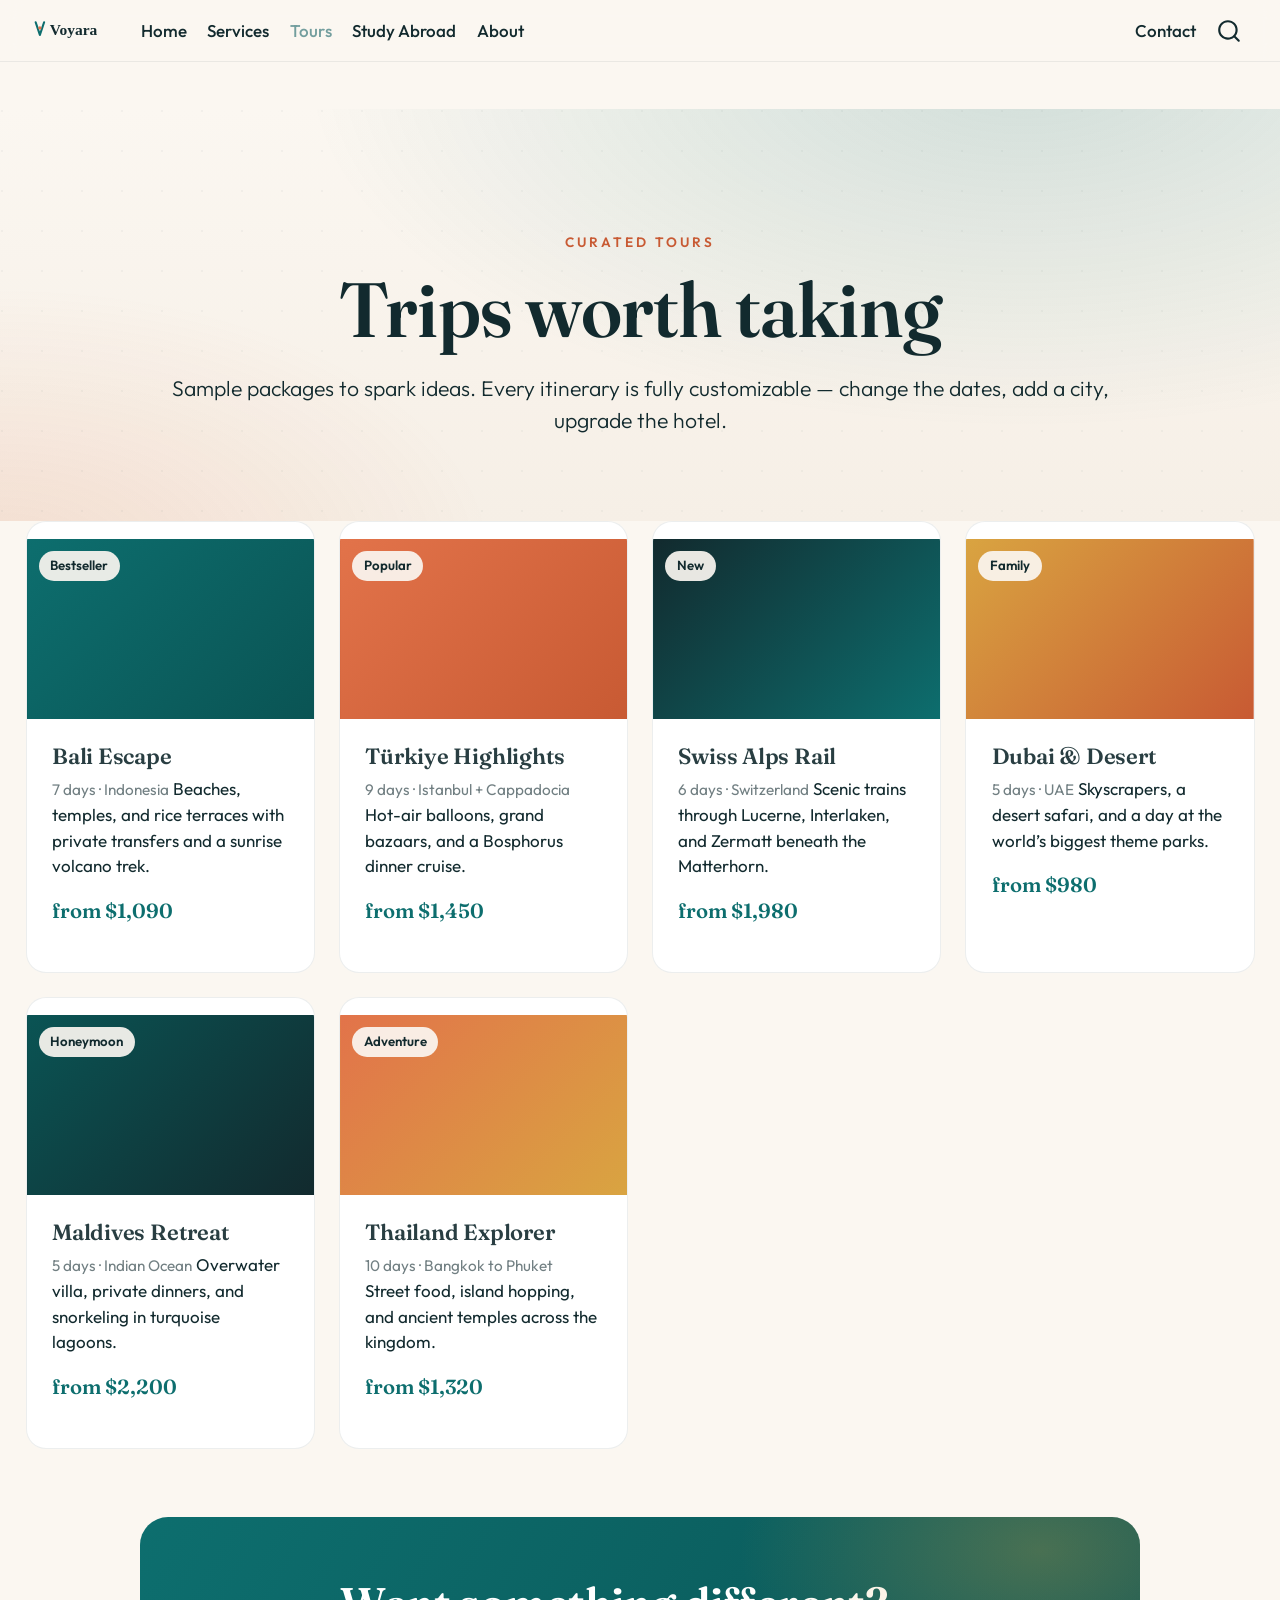
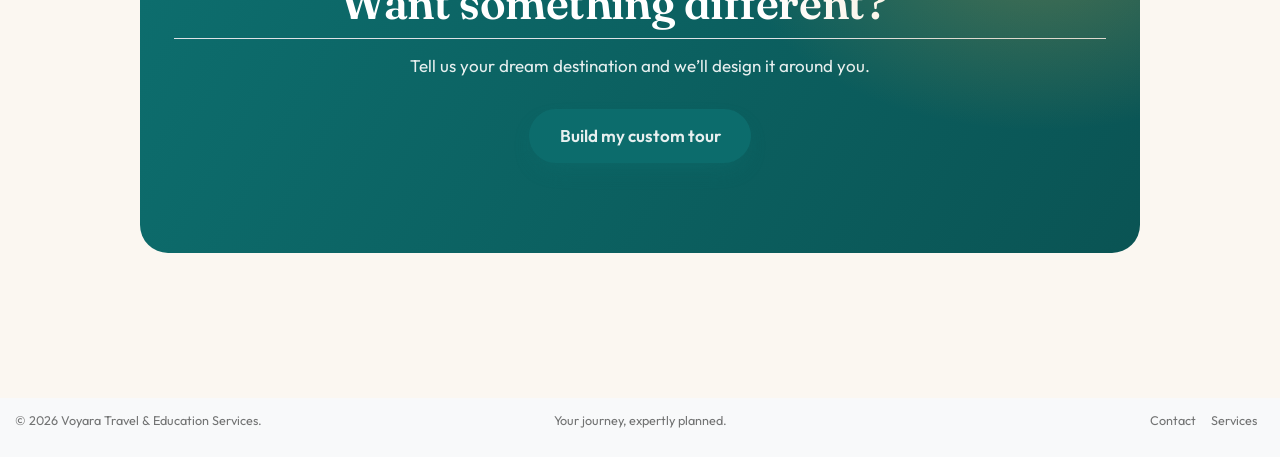
<file: tours.html>
<!DOCTYPE html>
<html xmlns="http://www.w3.org/1999/xhtml" lang="en" xml:lang="en"><head>

<meta charset="utf-8">
<meta name="generator" content="quarto-1.8.27">

<meta name="viewport" content="width=device-width, initial-scale=1.0, user-scalable=yes">


<title>Tours — Voyara – Voyara</title>
<style>
code{white-space: pre-wrap;}
span.smallcaps{font-variant: small-caps;}
div.columns{display: flex; gap: min(4vw, 1.5em);}
div.column{flex: auto; overflow-x: auto;}
div.hanging-indent{margin-left: 1.5em; text-indent: -1.5em;}
ul.task-list{list-style: none;}
ul.task-list li input[type="checkbox"] {
  width: 0.8em;
  margin: 0 0.8em 0.2em -1em; /* quarto-specific, see https://github.com/quarto-dev/quarto-cli/issues/4556 */ 
  vertical-align: middle;
}
</style>


<script src="site_libs/quarto-nav/quarto-nav.js"></script>
<script src="site_libs/clipboard/clipboard.min.js"></script>
<script src="site_libs/quarto-search/autocomplete.umd.js"></script>
<script src="site_libs/quarto-search/fuse.min.js"></script>
<script src="site_libs/quarto-search/quarto-search.js"></script>
<meta name="quarto:offset" content="./">
<script src="site_libs/quarto-html/quarto.js" type="module"></script>
<script src="site_libs/quarto-html/tabsets/tabsets.js" type="module"></script>
<script src="site_libs/quarto-html/axe/axe-check.js" type="module"></script>
<script src="site_libs/quarto-html/popper.min.js"></script>
<script src="site_libs/quarto-html/tippy.umd.min.js"></script>
<script src="site_libs/quarto-html/anchor.min.js"></script>
<link href="site_libs/quarto-html/tippy.css" rel="stylesheet">
<link href="site_libs/quarto-html/quarto-syntax-highlighting-ed96de9b727972fe78a7b5d16c58bf87.css" rel="stylesheet" id="quarto-text-highlighting-styles">
<script src="site_libs/bootstrap/bootstrap.min.js"></script>
<link href="site_libs/bootstrap/bootstrap-icons.css" rel="stylesheet">
<link href="site_libs/bootstrap/bootstrap-811af16e21aa0351a8d3a299416c8f7e.min.css" rel="stylesheet" append-hash="true" id="quarto-bootstrap" data-mode="light">
<script id="quarto-search-options" type="application/json">{
  "location": "navbar",
  "copy-button": false,
  "collapse-after": 3,
  "panel-placement": "end",
  "type": "overlay",
  "limit": 50,
  "keyboard-shortcut": [
    "f",
    "/",
    "s"
  ],
  "show-item-context": false,
  "language": {
    "search-no-results-text": "No results",
    "search-matching-documents-text": "matching documents",
    "search-copy-link-title": "Copy link to search",
    "search-hide-matches-text": "Hide additional matches",
    "search-more-match-text": "more match in this document",
    "search-more-matches-text": "more matches in this document",
    "search-clear-button-title": "Clear",
    "search-text-placeholder": "",
    "search-detached-cancel-button-title": "Cancel",
    "search-submit-button-title": "Submit",
    "search-label": "Search"
  }
}</script>
<link rel="preconnect" href="https://fonts.googleapis.com">
<link rel="preconnect" href="https://fonts.gstatic.com" crossorigin="">
<link href="https://fonts.googleapis.com/css2?family=Fraunces:opsz,wght@9..144,400;9..144,500;9..144,600;9..144,700&amp;family=Outfit:wght@300;400;500;600;700&amp;display=swap" rel="stylesheet">


<link rel="stylesheet" href="assets/css/extra.css">
</head>

<body class="nav-fixed quarto-light">

<div id="quarto-search-results"></div>
  <header id="quarto-header" class="headroom fixed-top">
    <nav class="navbar navbar-expand-lg " data-bs-theme="dark">
      <div class="navbar-container container-fluid">
      <div class="navbar-brand-container mx-auto">
    <a href="./index.html" class="navbar-brand navbar-brand-logo">
    <img src="./assets/img/logo.svg" alt="" class="navbar-logo light-content">
    <img src="./assets/img/logo.svg" alt="" class="navbar-logo dark-content">
    </a>
  </div>
            <div id="quarto-search" class="" title="Search"></div>
          <button class="navbar-toggler" type="button" data-bs-toggle="collapse" data-bs-target="#navbarCollapse" aria-controls="navbarCollapse" role="menu" aria-expanded="false" aria-label="Toggle navigation" onclick="if (window.quartoToggleHeadroom) { window.quartoToggleHeadroom(); }">
  <span class="navbar-toggler-icon"></span>
</button>
          <div class="collapse navbar-collapse" id="navbarCollapse">
            <ul class="navbar-nav navbar-nav-scroll me-auto">
  <li class="nav-item">
    <a class="nav-link" href="./index.html"> 
<span class="menu-text">Home</span></a>
  </li>  
  <li class="nav-item">
    <a class="nav-link" href="./services.html"> 
<span class="menu-text">Services</span></a>
  </li>  
  <li class="nav-item">
    <a class="nav-link active" href="./tours.html" aria-current="page"> 
<span class="menu-text">Tours</span></a>
  </li>  
  <li class="nav-item">
    <a class="nav-link" href="./study.html"> 
<span class="menu-text">Study Abroad</span></a>
  </li>  
  <li class="nav-item">
    <a class="nav-link" href="./about.html"> 
<span class="menu-text">About</span></a>
  </li>  
</ul>
            <ul class="navbar-nav navbar-nav-scroll ms-auto">
  <li class="nav-item">
    <a class="nav-link" href="./contact.html"> 
<span class="menu-text">Contact</span></a>
  </li>  
</ul>
          </div> <!-- /navcollapse -->
            <div class="quarto-navbar-tools">
</div>
      </div> <!-- /container-fluid -->
    </nav>
</header>
<!-- content -->
<div id="quarto-content" class="quarto-container page-columns page-rows-contents page-layout-full page-navbar">
<!-- sidebar -->
<!-- margin-sidebar -->
    
<!-- main -->
<main class="content column-page" id="quarto-document-content"><header id="title-block-header" class="quarto-title-block"></header>




<div class="full-bleed hero" style="padding:7rem 1.5rem 4rem;">
<div class="hero-inner">
<p><span class="eyebrow">Curated tours</span></p>
<section id="trips-worth-taking" class="level1">
<h1>Trips worth <span>taking</span></h1>
<div class="lead">
<p>Sample packages to spark ideas. Every itinerary is fully customizable — change the dates, add a city, upgrade the hotel.</p>
</div>
</section>
</div>
</div>
<section>
<div class="card-grid">
<div class="tour-card">
<div class="thumb" style="background-image:linear-gradient(135deg,#0d6e6e,#0a5454);">
<p><span class="tag">Bestseller</span></p>
</div>
<section id="bali-escape" class="level3 body">
<h3 class="anchored" data-anchor-id="bali-escape">Bali Escape</h3>
<p><span class="meta">7 days · Indonesia</span> Beaches, temples, and rice terraces with private transfers and a sunrise volcano trek.</p>
<p><span class="price">from $1,090</span></p>
</section>
</div>
<div class="tour-card">
<div class="thumb" style="background-image:linear-gradient(135deg,#e2734a,#c85a33);">
<p><span class="tag">Popular</span></p>
</div>
<section id="türkiye-highlights" class="level3 body">
<h3 class="anchored" data-anchor-id="türkiye-highlights">Türkiye Highlights</h3>
<p><span class="meta">9 days · Istanbul + Cappadocia</span> Hot-air balloons, grand bazaars, and a Bosphorus dinner cruise.</p>
<p><span class="price">from $1,450</span></p>
</section>
</div>
<div class="tour-card">
<div class="thumb" style="background-image:linear-gradient(135deg,#122a2e,#0d6e6e);">
<p><span class="tag">New</span></p>
</div>
<section id="swiss-alps-rail" class="level3 body">
<h3 class="anchored" data-anchor-id="swiss-alps-rail">Swiss Alps Rail</h3>
<p><span class="meta">6 days · Switzerland</span> Scenic trains through Lucerne, Interlaken, and Zermatt beneath the Matterhorn.</p>
<p><span class="price">from $1,980</span></p>
</section>
</div>
<div class="tour-card">
<div class="thumb" style="background-image:linear-gradient(135deg,#d9a441,#c85a33);">
<p><span class="tag">Family</span></p>
</div>
<section id="dubai-desert" class="level3 body">
<h3 class="anchored" data-anchor-id="dubai-desert">Dubai &amp; Desert</h3>
<p><span class="meta">5 days · UAE</span> Skyscrapers, a desert safari, and a day at the world’s biggest theme parks.</p>
<p><span class="price">from $980</span></p>
</section>
</div>
<div class="tour-card">
<div class="thumb" style="background-image:linear-gradient(135deg,#0a5454,#122a2e);">
<p><span class="tag">Honeymoon</span></p>
</div>
<section id="maldives-retreat" class="level3 body">
<h3 class="anchored" data-anchor-id="maldives-retreat">Maldives Retreat</h3>
<p><span class="meta">5 days · Indian Ocean</span> Overwater villa, private dinners, and snorkeling in turquoise lagoons.</p>
<p><span class="price">from $2,200</span></p>
</section>
</div>
<div class="tour-card">
<div class="thumb" style="background-image:linear-gradient(135deg,#e2734a,#d9a441);">
<p><span class="tag">Adventure</span></p>
</div>
<section id="thailand-explorer" class="level3 body">
<h3 class="anchored" data-anchor-id="thailand-explorer">Thailand Explorer</h3>
<p><span class="meta">10 days · Bangkok to Phuket</span> Street food, island hopping, and ancient temples across the kingdom.</p>
<p><span class="price">from $1,320</span></p>
</section>
</div>
</div>
<section id="want-something-different" class="level2 cta-banner">
<h2 class="anchored" data-anchor-id="want-something-different">Want something different?</h2>
<p>Tell us your dream destination and we’ll design it around you.</p>
<p><a href="./contact.html" class="btn-voyara btn-voyara-primary">Build my custom tour</a></p>
</section>
</section>
<script src="assets/js/reveal.js"></script>



</main> <!-- /main -->
<script id="quarto-html-after-body" type="application/javascript">
  window.document.addEventListener("DOMContentLoaded", function (event) {
    const icon = "";
    const anchorJS = new window.AnchorJS();
    anchorJS.options = {
      placement: 'right',
      icon: icon
    };
    anchorJS.add('.anchored');
    const isCodeAnnotation = (el) => {
      for (const clz of el.classList) {
        if (clz.startsWith('code-annotation-')) {                     
          return true;
        }
      }
      return false;
    }
    const onCopySuccess = function(e) {
      // button target
      const button = e.trigger;
      // don't keep focus
      button.blur();
      // flash "checked"
      button.classList.add('code-copy-button-checked');
      var currentTitle = button.getAttribute("title");
      button.setAttribute("title", "Copied!");
      let tooltip;
      if (window.bootstrap) {
        button.setAttribute("data-bs-toggle", "tooltip");
        button.setAttribute("data-bs-placement", "left");
        button.setAttribute("data-bs-title", "Copied!");
        tooltip = new bootstrap.Tooltip(button, 
          { trigger: "manual", 
            customClass: "code-copy-button-tooltip",
            offset: [0, -8]});
        tooltip.show();    
      }
      setTimeout(function() {
        if (tooltip) {
          tooltip.hide();
          button.removeAttribute("data-bs-title");
          button.removeAttribute("data-bs-toggle");
          button.removeAttribute("data-bs-placement");
        }
        button.setAttribute("title", currentTitle);
        button.classList.remove('code-copy-button-checked');
      }, 1000);
      // clear code selection
      e.clearSelection();
    }
    const getTextToCopy = function(trigger) {
      const outerScaffold = trigger.parentElement.cloneNode(true);
      const codeEl = outerScaffold.querySelector('code');
      for (const childEl of codeEl.children) {
        if (isCodeAnnotation(childEl)) {
          childEl.remove();
        }
      }
      return codeEl.innerText;
    }
    const clipboard = new window.ClipboardJS('.code-copy-button:not([data-in-quarto-modal])', {
      text: getTextToCopy
    });
    clipboard.on('success', onCopySuccess);
    if (window.document.getElementById('quarto-embedded-source-code-modal')) {
      const clipboardModal = new window.ClipboardJS('.code-copy-button[data-in-quarto-modal]', {
        text: getTextToCopy,
        container: window.document.getElementById('quarto-embedded-source-code-modal')
      });
      clipboardModal.on('success', onCopySuccess);
    }
      var localhostRegex = new RegExp(/^(?:http|https):\/\/localhost\:?[0-9]*\//);
      var mailtoRegex = new RegExp(/^mailto:/);
        var filterRegex = new RegExp("https:\/\/voyaraHQ\.github\.io\/voyara\/");
      var isInternal = (href) => {
          return filterRegex.test(href) || localhostRegex.test(href) || mailtoRegex.test(href);
      }
      // Inspect non-navigation links and adorn them if external
     var links = window.document.querySelectorAll('a[href]:not(.nav-link):not(.navbar-brand):not(.toc-action):not(.sidebar-link):not(.sidebar-item-toggle):not(.pagination-link):not(.no-external):not([aria-hidden]):not(.dropdown-item):not(.quarto-navigation-tool):not(.about-link)');
      for (var i=0; i<links.length; i++) {
        const link = links[i];
        if (!isInternal(link.href)) {
          // undo the damage that might have been done by quarto-nav.js in the case of
          // links that we want to consider external
          if (link.dataset.originalHref !== undefined) {
            link.href = link.dataset.originalHref;
          }
        }
      }
    function tippyHover(el, contentFn, onTriggerFn, onUntriggerFn) {
      const config = {
        allowHTML: true,
        maxWidth: 500,
        delay: 100,
        arrow: false,
        appendTo: function(el) {
            return el.parentElement;
        },
        interactive: true,
        interactiveBorder: 10,
        theme: 'quarto',
        placement: 'bottom-start',
      };
      if (contentFn) {
        config.content = contentFn;
      }
      if (onTriggerFn) {
        config.onTrigger = onTriggerFn;
      }
      if (onUntriggerFn) {
        config.onUntrigger = onUntriggerFn;
      }
      window.tippy(el, config); 
    }
    const noterefs = window.document.querySelectorAll('a[role="doc-noteref"]');
    for (var i=0; i<noterefs.length; i++) {
      const ref = noterefs[i];
      tippyHover(ref, function() {
        // use id or data attribute instead here
        let href = ref.getAttribute('data-footnote-href') || ref.getAttribute('href');
        try { href = new URL(href).hash; } catch {}
        const id = href.replace(/^#\/?/, "");
        const note = window.document.getElementById(id);
        if (note) {
          return note.innerHTML;
        } else {
          return "";
        }
      });
    }
    const xrefs = window.document.querySelectorAll('a.quarto-xref');
    const processXRef = (id, note) => {
      // Strip column container classes
      const stripColumnClz = (el) => {
        el.classList.remove("page-full", "page-columns");
        if (el.children) {
          for (const child of el.children) {
            stripColumnClz(child);
          }
        }
      }
      stripColumnClz(note)
      if (id === null || id.startsWith('sec-')) {
        // Special case sections, only their first couple elements
        const container = document.createElement("div");
        if (note.children && note.children.length > 2) {
          container.appendChild(note.children[0].cloneNode(true));
          for (let i = 1; i < note.children.length; i++) {
            const child = note.children[i];
            if (child.tagName === "P" && child.innerText === "") {
              continue;
            } else {
              container.appendChild(child.cloneNode(true));
              break;
            }
          }
          if (window.Quarto?.typesetMath) {
            window.Quarto.typesetMath(container);
          }
          return container.innerHTML
        } else {
          if (window.Quarto?.typesetMath) {
            window.Quarto.typesetMath(note);
          }
          return note.innerHTML;
        }
      } else {
        // Remove any anchor links if they are present
        const anchorLink = note.querySelector('a.anchorjs-link');
        if (anchorLink) {
          anchorLink.remove();
        }
        if (window.Quarto?.typesetMath) {
          window.Quarto.typesetMath(note);
        }
        if (note.classList.contains("callout")) {
          return note.outerHTML;
        } else {
          return note.innerHTML;
        }
      }
    }
    for (var i=0; i<xrefs.length; i++) {
      const xref = xrefs[i];
      tippyHover(xref, undefined, function(instance) {
        instance.disable();
        let url = xref.getAttribute('href');
        let hash = undefined; 
        if (url.startsWith('#')) {
          hash = url;
        } else {
          try { hash = new URL(url).hash; } catch {}
        }
        if (hash) {
          const id = hash.replace(/^#\/?/, "");
          const note = window.document.getElementById(id);
          if (note !== null) {
            try {
              const html = processXRef(id, note.cloneNode(true));
              instance.setContent(html);
            } finally {
              instance.enable();
              instance.show();
            }
          } else {
            // See if we can fetch this
            fetch(url.split('#')[0])
            .then(res => res.text())
            .then(html => {
              const parser = new DOMParser();
              const htmlDoc = parser.parseFromString(html, "text/html");
              const note = htmlDoc.getElementById(id);
              if (note !== null) {
                const html = processXRef(id, note);
                instance.setContent(html);
              } 
            }).finally(() => {
              instance.enable();
              instance.show();
            });
          }
        } else {
          // See if we can fetch a full url (with no hash to target)
          // This is a special case and we should probably do some content thinning / targeting
          fetch(url)
          .then(res => res.text())
          .then(html => {
            const parser = new DOMParser();
            const htmlDoc = parser.parseFromString(html, "text/html");
            const note = htmlDoc.querySelector('main.content');
            if (note !== null) {
              // This should only happen for chapter cross references
              // (since there is no id in the URL)
              // remove the first header
              if (note.children.length > 0 && note.children[0].tagName === "HEADER") {
                note.children[0].remove();
              }
              const html = processXRef(null, note);
              instance.setContent(html);
            } 
          }).finally(() => {
            instance.enable();
            instance.show();
          });
        }
      }, function(instance) {
      });
    }
        let selectedAnnoteEl;
        const selectorForAnnotation = ( cell, annotation) => {
          let cellAttr = 'data-code-cell="' + cell + '"';
          let lineAttr = 'data-code-annotation="' +  annotation + '"';
          const selector = 'span[' + cellAttr + '][' + lineAttr + ']';
          return selector;
        }
        const selectCodeLines = (annoteEl) => {
          const doc = window.document;
          const targetCell = annoteEl.getAttribute("data-target-cell");
          const targetAnnotation = annoteEl.getAttribute("data-target-annotation");
          const annoteSpan = window.document.querySelector(selectorForAnnotation(targetCell, targetAnnotation));
          const lines = annoteSpan.getAttribute("data-code-lines").split(",");
          const lineIds = lines.map((line) => {
            return targetCell + "-" + line;
          })
          let top = null;
          let height = null;
          let parent = null;
          if (lineIds.length > 0) {
              //compute the position of the single el (top and bottom and make a div)
              const el = window.document.getElementById(lineIds[0]);
              top = el.offsetTop;
              height = el.offsetHeight;
              parent = el.parentElement.parentElement;
            if (lineIds.length > 1) {
              const lastEl = window.document.getElementById(lineIds[lineIds.length - 1]);
              const bottom = lastEl.offsetTop + lastEl.offsetHeight;
              height = bottom - top;
            }
            if (top !== null && height !== null && parent !== null) {
              // cook up a div (if necessary) and position it 
              let div = window.document.getElementById("code-annotation-line-highlight");
              if (div === null) {
                div = window.document.createElement("div");
                div.setAttribute("id", "code-annotation-line-highlight");
                div.style.position = 'absolute';
                parent.appendChild(div);
              }
              div.style.top = top - 2 + "px";
              div.style.height = height + 4 + "px";
              div.style.left = 0;
              let gutterDiv = window.document.getElementById("code-annotation-line-highlight-gutter");
              if (gutterDiv === null) {
                gutterDiv = window.document.createElement("div");
                gutterDiv.setAttribute("id", "code-annotation-line-highlight-gutter");
                gutterDiv.style.position = 'absolute';
                const codeCell = window.document.getElementById(targetCell);
                const gutter = codeCell.querySelector('.code-annotation-gutter');
                gutter.appendChild(gutterDiv);
              }
              gutterDiv.style.top = top - 2 + "px";
              gutterDiv.style.height = height + 4 + "px";
            }
            selectedAnnoteEl = annoteEl;
          }
        };
        const unselectCodeLines = () => {
          const elementsIds = ["code-annotation-line-highlight", "code-annotation-line-highlight-gutter"];
          elementsIds.forEach((elId) => {
            const div = window.document.getElementById(elId);
            if (div) {
              div.remove();
            }
          });
          selectedAnnoteEl = undefined;
        };
          // Handle positioning of the toggle
      window.addEventListener(
        "resize",
        throttle(() => {
          elRect = undefined;
          if (selectedAnnoteEl) {
            selectCodeLines(selectedAnnoteEl);
          }
        }, 10)
      );
      function throttle(fn, ms) {
      let throttle = false;
      let timer;
        return (...args) => {
          if(!throttle) { // first call gets through
              fn.apply(this, args);
              throttle = true;
          } else { // all the others get throttled
              if(timer) clearTimeout(timer); // cancel #2
              timer = setTimeout(() => {
                fn.apply(this, args);
                timer = throttle = false;
              }, ms);
          }
        };
      }
        // Attach click handler to the DT
        const annoteDls = window.document.querySelectorAll('dt[data-target-cell]');
        for (const annoteDlNode of annoteDls) {
          annoteDlNode.addEventListener('click', (event) => {
            const clickedEl = event.target;
            if (clickedEl !== selectedAnnoteEl) {
              unselectCodeLines();
              const activeEl = window.document.querySelector('dt[data-target-cell].code-annotation-active');
              if (activeEl) {
                activeEl.classList.remove('code-annotation-active');
              }
              selectCodeLines(clickedEl);
              clickedEl.classList.add('code-annotation-active');
            } else {
              // Unselect the line
              unselectCodeLines();
              clickedEl.classList.remove('code-annotation-active');
            }
          });
        }
    const findCites = (el) => {
      const parentEl = el.parentElement;
      if (parentEl) {
        const cites = parentEl.dataset.cites;
        if (cites) {
          return {
            el,
            cites: cites.split(' ')
          };
        } else {
          return findCites(el.parentElement)
        }
      } else {
        return undefined;
      }
    };
    var bibliorefs = window.document.querySelectorAll('a[role="doc-biblioref"]');
    for (var i=0; i<bibliorefs.length; i++) {
      const ref = bibliorefs[i];
      const citeInfo = findCites(ref);
      if (citeInfo) {
        tippyHover(citeInfo.el, function() {
          var popup = window.document.createElement('div');
          citeInfo.cites.forEach(function(cite) {
            var citeDiv = window.document.createElement('div');
            citeDiv.classList.add('hanging-indent');
            citeDiv.classList.add('csl-entry');
            var biblioDiv = window.document.getElementById('ref-' + cite);
            if (biblioDiv) {
              citeDiv.innerHTML = biblioDiv.innerHTML;
            }
            popup.appendChild(citeDiv);
          });
          return popup.innerHTML;
        });
      }
    }
  });
  </script>
</div> <!-- /content -->
<footer class="footer">
  <div class="nav-footer">
    <div class="nav-footer-left">
<p>© 2026 Voyara Travel &amp; Education Services.</p>
</div>   
    <div class="nav-footer-center">
<p>Your journey, expertly planned.</p>
</div>
    <div class="nav-footer-right">
      <ul class="footer-items list-unstyled">
    <li class="nav-item">
    <a class="nav-link" href="./contact.html">
<p>Contact</p>
</a>
  </li>  
    <li class="nav-item">
    <a class="nav-link" href="./services.html">
<p>Services</p>
</a>
  </li>  
</ul>
    </div>
  </div>
</footer>




</body></html>
</file>
<file: site_libs/quarto-html/tippy.css>
.tippy-box[data-animation=fade][data-state=hidden]{opacity:0}[data-tippy-root]{max-width:calc(100vw - 10px)}.tippy-box{position:relative;background-color:#333;color:#fff;border-radius:4px;font-size:14px;line-height:1.4;white-space:normal;outline:0;transition-property:transform,visibility,opacity}.tippy-box[data-placement^=top]>.tippy-arrow{bottom:0}.tippy-box[data-placement^=top]>.tippy-arrow:before{bottom:-7px;left:0;border-width:8px 8px 0;border-top-color:initial;transform-origin:center top}.tippy-box[data-placement^=bottom]>.tippy-arrow{top:0}.tippy-box[data-placement^=bottom]>.tippy-arrow:before{top:-7px;left:0;border-width:0 8px 8px;border-bottom-color:initial;transform-origin:center bottom}.tippy-box[data-placement^=left]>.tippy-arrow{right:0}.tippy-box[data-placement^=left]>.tippy-arrow:before{border-width:8px 0 8px 8px;border-left-color:initial;right:-7px;transform-origin:center left}.tippy-box[data-placement^=right]>.tippy-arrow{left:0}.tippy-box[data-placement^=right]>.tippy-arrow:before{left:-7px;border-width:8px 8px 8px 0;border-right-color:initial;transform-origin:center right}.tippy-box[data-inertia][data-state=visible]{transition-timing-function:cubic-bezier(.54,1.5,.38,1.11)}.tippy-arrow{width:16px;height:16px;color:#333}.tippy-arrow:before{content:"";position:absolute;border-color:transparent;border-style:solid}.tippy-content{position:relative;padding:5px 9px;z-index:1}
</file>
<file: site_libs/quarto-html/quarto-syntax-highlighting-ed96de9b727972fe78a7b5d16c58bf87.css>
/* quarto syntax highlight colors */
:root {
  --quarto-hl-ot-color: #003B4F;
  --quarto-hl-at-color: #657422;
  --quarto-hl-ss-color: #20794D;
  --quarto-hl-an-color: #5E5E5E;
  --quarto-hl-fu-color: #4758AB;
  --quarto-hl-st-color: #20794D;
  --quarto-hl-cf-color: #003B4F;
  --quarto-hl-op-color: #5E5E5E;
  --quarto-hl-er-color: #AD0000;
  --quarto-hl-bn-color: #AD0000;
  --quarto-hl-al-color: #AD0000;
  --quarto-hl-va-color: #111111;
  --quarto-hl-bu-color: inherit;
  --quarto-hl-ex-color: inherit;
  --quarto-hl-pp-color: #AD0000;
  --quarto-hl-in-color: #5E5E5E;
  --quarto-hl-vs-color: #20794D;
  --quarto-hl-wa-color: #5E5E5E;
  --quarto-hl-do-color: #5E5E5E;
  --quarto-hl-im-color: #00769E;
  --quarto-hl-ch-color: #20794D;
  --quarto-hl-dt-color: #AD0000;
  --quarto-hl-fl-color: #AD0000;
  --quarto-hl-co-color: #5E5E5E;
  --quarto-hl-cv-color: #5E5E5E;
  --quarto-hl-cn-color: #8f5902;
  --quarto-hl-sc-color: #5E5E5E;
  --quarto-hl-dv-color: #AD0000;
  --quarto-hl-kw-color: #003B4F;
}

/* other quarto variables */
:root {
  --quarto-font-monospace: SFMono-Regular, Menlo, Monaco, Consolas, "Liberation Mono", "Courier New", monospace;
}

/* syntax highlight based on Pandoc's rules */
pre > code.sourceCode > span {
  color: #003B4F;
}

code.sourceCode > span {
  color: #003B4F;
}

div.sourceCode,
div.sourceCode pre.sourceCode {
  color: #003B4F;
}

/* Normal */
code span {
  color: #003B4F;
}

/* Alert */
code span.al {
  color: #AD0000;
  font-style: inherit;
}

/* Annotation */
code span.an {
  color: #5E5E5E;
  font-style: inherit;
}

/* Attribute */
code span.at {
  color: #657422;
  font-style: inherit;
}

/* BaseN */
code span.bn {
  color: #AD0000;
  font-style: inherit;
}

/* BuiltIn */
code span.bu {
  font-style: inherit;
}

/* ControlFlow */
code span.cf {
  color: #003B4F;
  font-weight: bold;
  font-style: inherit;
}

/* Char */
code span.ch {
  color: #20794D;
  font-style: inherit;
}

/* Constant */
code span.cn {
  color: #8f5902;
  font-style: inherit;
}

/* Comment */
code span.co {
  color: #5E5E5E;
  font-style: inherit;
}

/* CommentVar */
code span.cv {
  color: #5E5E5E;
  font-style: italic;
}

/* Documentation */
code span.do {
  color: #5E5E5E;
  font-style: italic;
}

/* DataType */
code span.dt {
  color: #AD0000;
  font-style: inherit;
}

/* DecVal */
code span.dv {
  color: #AD0000;
  font-style: inherit;
}

/* Error */
code span.er {
  color: #AD0000;
  font-style: inherit;
}

/* Extension */
code span.ex {
  font-style: inherit;
}

/* Float */
code span.fl {
  color: #AD0000;
  font-style: inherit;
}

/* Function */
code span.fu {
  color: #4758AB;
  font-style: inherit;
}

/* Import */
code span.im {
  color: #00769E;
  font-style: inherit;
}

/* Information */
code span.in {
  color: #5E5E5E;
  font-style: inherit;
}

/* Keyword */
code span.kw {
  color: #003B4F;
  font-weight: bold;
  font-style: inherit;
}

/* Operator */
code span.op {
  color: #5E5E5E;
  font-style: inherit;
}

/* Other */
code span.ot {
  color: #003B4F;
  font-style: inherit;
}

/* Preprocessor */
code span.pp {
  color: #AD0000;
  font-style: inherit;
}

/* SpecialChar */
code span.sc {
  color: #5E5E5E;
  font-style: inherit;
}

/* SpecialString */
code span.ss {
  color: #20794D;
  font-style: inherit;
}

/* String */
code span.st {
  color: #20794D;
  font-style: inherit;
}

/* Variable */
code span.va {
  color: #111111;
  font-style: inherit;
}

/* VerbatimString */
code span.vs {
  color: #20794D;
  font-style: inherit;
}

/* Warning */
code span.wa {
  color: #5E5E5E;
  font-style: italic;
}

.prevent-inlining {
  content: "</";
}

/*# sourceMappingURL=0920dd6d7437995b8cdf7429764427b1.css.map */
</file>
<file: assets/css/extra.css>
/* ============ Voyara custom components ============ */

.full-bleed {
  width: 100vw;
  position: relative;
  left: 50%;
  right: 50%;
  margin-left: -50vw;
  margin-right: -50vw;
}

/* ---------- HERO ---------- */
.hero {
  position: relative;
  padding: 9rem 1.5rem 7rem;
  background:
    radial-gradient(1200px 600px at 80% -10%, rgba(13,110,110,0.18), transparent 60%),
    radial-gradient(900px 500px at 0% 110%, rgba(226,115,74,0.14), transparent 55%),
    linear-gradient(180deg, var(--voyara-cream), var(--voyara-sand));
  overflow: hidden;
}
.hero::after {
  content: "";
  position: absolute;
  inset: 0;
  background-image: url("data:image/svg+xml,%3Csvg xmlns='http://www.w3.org/2000/svg' width='40' height='40'%3E%3Ccircle cx='2' cy='2' r='1' fill='%23122a2e' opacity='0.05'/%3E%3C/svg%3E");
  pointer-events: none;
}
.hero-inner {
  max-width: 980px;
  margin: 0 auto;
  text-align: center;
  position: relative;
  z-index: 1;
}
.hero .eyebrow {
  font-family: "Outfit", sans-serif;
  text-transform: uppercase;
  letter-spacing: 0.22em;
  font-size: 0.8rem;
  font-weight: 600;
  color: var(--voyara-terra-dk);
  margin-bottom: 1.2rem;
  opacity: 0;
  animation: rise 0.7s ease forwards;
}
.hero h1 {
  font-size: clamp(2.6rem, 6vw, 4.6rem);
  line-height: 1.02;
  font-weight: 600;
  color: var(--voyara-ink);
  margin: 0 0 1.4rem;
  opacity: 0;
  animation: rise 0.8s ease 0.1s forwards;
}
.hero h1 em {
  font-style: italic;
  color: var(--voyara-teal);
}
.hero p.lead {
  font-size: clamp(1.05rem, 2vw, 1.3rem);
  color: rgba(18,42,46,0.78);
  max-width: 620px;
  margin: 0 auto 2.4rem;
  opacity: 0;
  animation: rise 0.8s ease 0.2s forwards;
}
.hero-cta {
  display: flex;
  gap: 1rem;
  justify-content: center;
  flex-wrap: wrap;
  opacity: 0;
  animation: rise 0.8s ease 0.3s forwards;
}

@keyframes rise {
  from { opacity: 0; transform: translateY(18px); }
  to   { opacity: 1; transform: translateY(0); }
}

/* ---------- BUTTONS ---------- */
.btn-voyara {
  display: inline-block;
  padding: 0.85rem 1.8rem;
  border-radius: 999px;
  font-family: "Outfit", sans-serif;
  font-weight: 600;
  font-size: 1rem;
  transition: transform .2s ease, box-shadow .2s ease, background .2s ease;
}
.btn-voyara-primary {
  background: var(--voyara-teal);
  color: #fff !important;
  box-shadow: 0 10px 24px -10px rgba(13,110,110,0.7);
}
.btn-voyara-primary:hover {
  background: var(--voyara-teal-dk);
  transform: translateY(-2px);
  box-shadow: 0 16px 30px -12px rgba(13,110,110,0.8);
}
.btn-voyara-ghost {
  background: transparent;
  color: var(--voyara-ink) !important;
  border: 1.5px solid rgba(18,42,46,0.25);
}
.btn-voyara-ghost:hover {
  border-color: var(--voyara-terra);
  color: var(--voyara-terra-dk) !important;
  transform: translateY(-2px);
}

/* ---------- SECTIONS ---------- */
.section {
  max-width: 1120px;
  margin: 0 auto;
  padding: 5rem 1.5rem;
}
.section-head {
  text-align: center;
  max-width: 680px;
  margin: 0 auto 3rem;
}
.section-head .eyebrow {
  font-family: "Outfit", sans-serif;
  text-transform: uppercase;
  letter-spacing: 0.2em;
  font-size: 0.78rem;
  font-weight: 600;
  color: var(--voyara-terra-dk);
}
.section-head h2 {
  font-size: clamp(2rem, 4vw, 2.9rem);
  margin: 0.6rem 0 0.8rem;
}
.section-head p { color: rgba(18,42,46,0.72); font-size: 1.08rem; }

/* ---------- SERVICE / FEATURE CARDS ---------- */
.card-grid {
  display: grid;
  grid-template-columns: repeat(auto-fit, minmax(260px, 1fr));
  gap: 1.4rem;
}
.v-card {
  background: #fff;
  border: 1px solid rgba(18,42,46,0.08);
  border-radius: 20px;
  padding: 2rem 1.7rem;
  transition: transform .25s ease, box-shadow .25s ease, border-color .25s ease;
  position: relative;
  overflow: hidden;
}
.v-card::before {
  content: "";
  position: absolute;
  top: 0; left: 0; right: 0;
  height: 4px;
  background: linear-gradient(90deg, var(--voyara-teal), var(--voyara-terra));
  transform: scaleX(0);
  transform-origin: left;
  transition: transform .3s ease;
}
.v-card:hover {
  transform: translateY(-6px);
  box-shadow: 0 24px 50px -24px rgba(18,42,46,0.4);
  border-color: transparent;
}
.v-card:hover::before { transform: scaleX(1); }
.v-card .icon {
  width: 54px; height: 54px;
  border-radius: 14px;
  display: grid; place-items: center;
  background: var(--voyara-sand);
  font-size: 1.6rem;
  margin-bottom: 1.1rem;
}
.v-card h3 { font-size: 1.35rem; margin: 0 0 .5rem; }
.v-card p { color: rgba(18,42,46,0.72); font-size: 0.98rem; margin: 0; line-height: 1.55; }

/* ---------- STATS BAND ---------- */
.band {
  background: var(--voyara-ink);
  color: var(--voyara-cream);
  padding: 4rem 1.5rem;
}
.band-inner {
  max-width: 1000px; margin: 0 auto;
  display: grid; grid-template-columns: repeat(auto-fit, minmax(160px,1fr));
  gap: 2rem; text-align: center;
}
.stat .num {
  font-family: "Fraunces", serif;
  font-size: clamp(2.4rem, 5vw, 3.4rem);
  font-weight: 600;
  color: var(--voyara-gold);
  line-height: 1;
}
.stat .lbl { font-family: "Outfit", sans-serif; opacity: 0.78; margin-top: .5rem; font-size: .95rem; }

/* ---------- TOUR CARDS ---------- */
.tour-card {
  border-radius: 20px;
  overflow: hidden;
  background: #fff;
  border: 1px solid rgba(18,42,46,0.08);
  transition: transform .25s ease, box-shadow .25s ease;
}
.tour-card:hover { transform: translateY(-6px); box-shadow: 0 24px 50px -24px rgba(18,42,46,0.4); }
.tour-card .thumb {
  height: 180px;
  background-size: cover;
  background-position: center;
  position: relative;
}
.tour-card .thumb .tag {
  position: absolute; top: 12px; left: 12px;
  background: rgba(251,247,241,0.92);
  color: var(--voyara-ink);
  font-family: "Outfit"; font-weight: 600; font-size: .78rem;
  padding: .3rem .7rem; border-radius: 999px;
}
.tour-card .body { padding: 1.4rem 1.5rem 1.7rem; }
.tour-card h3 { font-size: 1.3rem; margin: 0 0 .4rem; }
.tour-card .meta { color: rgba(18,42,46,0.6); font-size: .9rem; margin-bottom: .7rem; }
.tour-card .price { font-family: "Fraunces"; font-weight: 600; color: var(--voyara-teal); font-size: 1.2rem; }

/* ---------- STEPS ---------- */
.steps { counter-reset: step; display: grid; gap: 1.2rem; max-width: 760px; margin: 0 auto; }
.step {
  display: flex; gap: 1.2rem; align-items: flex-start;
  background: #fff; border: 1px solid rgba(18,42,46,0.08);
  border-radius: 16px; padding: 1.4rem 1.6rem;
}
.step::before {
  counter-increment: step; content: counter(step);
  flex: 0 0 auto;
  width: 42px; height: 42px; border-radius: 50%;
  background: var(--voyara-terra); color: #fff;
  font-family: "Fraunces"; font-weight: 600;
  display: grid; place-items: center; font-size: 1.2rem;
}
.step h4 { margin: 0 0 .3rem; font-size: 1.15rem; }
.step p { margin: 0; color: rgba(18,42,46,0.72); font-size: .96rem; }

/* ---------- CTA BANNER ---------- */
.cta-banner {
  background: linear-gradient(120deg, var(--voyara-teal), var(--voyara-teal-dk));
  color: #fff;
  border-radius: 28px;
  padding: 3.5rem 2rem;
  text-align: center;
  max-width: 1000px;
  margin: 4rem auto;
  position: relative;
  overflow: hidden;
}
.cta-banner::after {
  content:"";
  position:absolute; inset:0;
  background: radial-gradient(500px 300px at 90% 10%, rgba(217,164,65,0.3), transparent 60%);
}
.cta-banner h2 { font-size: clamp(1.8rem,4vw,2.6rem); margin: 0 0 .8rem; position: relative; }
.cta-banner p { opacity: .9; margin: 0 auto 1.8rem; max-width: 520px; position: relative; }

/* ---------- CONTACT FORM ---------- */
.v-form { max-width: 620px; margin: 0 auto; display: grid; gap: 1rem; }
.v-form label { font-family:"Outfit"; font-weight: 500; font-size: .92rem; display:block; margin-bottom:.35rem; }
.v-form input, .v-form textarea, .v-form select {
  width: 100%; padding: .8rem 1rem;
  border: 1.5px solid rgba(18,42,46,0.15);
  border-radius: 12px; font-family:"Outfit"; font-size: 1rem;
  background: #fff; transition: border-color .2s ease;
}
.v-form input:focus, .v-form textarea:focus, .v-form select:focus {
  outline: none; border-color: var(--voyara-teal);
}
.v-row { display: grid; grid-template-columns: 1fr 1fr; gap: 1rem; }
@media (max-width: 560px){ .v-row { grid-template-columns: 1fr; } }

/* ---------- MISC ---------- */
.lead-center { text-align:center; max-width: 720px; margin: 0 auto 2rem; color: rgba(18,42,46,0.78); font-size: 1.1rem; }
.reveal { opacity: 0; transform: translateY(24px); transition: opacity .7s ease, transform .7s ease; }
.reveal.in { opacity: 1; transform: translateY(0); }
</file>
<file: bill_files/libs/quarto-html/tippy.css>
.tippy-box[data-animation=fade][data-state=hidden]{opacity:0}[data-tippy-root]{max-width:calc(100vw - 10px)}.tippy-box{position:relative;background-color:#333;color:#fff;border-radius:4px;font-size:14px;line-height:1.4;white-space:normal;outline:0;transition-property:transform,visibility,opacity}.tippy-box[data-placement^=top]>.tippy-arrow{bottom:0}.tippy-box[data-placement^=top]>.tippy-arrow:before{bottom:-7px;left:0;border-width:8px 8px 0;border-top-color:initial;transform-origin:center top}.tippy-box[data-placement^=bottom]>.tippy-arrow{top:0}.tippy-box[data-placement^=bottom]>.tippy-arrow:before{top:-7px;left:0;border-width:0 8px 8px;border-bottom-color:initial;transform-origin:center bottom}.tippy-box[data-placement^=left]>.tippy-arrow{right:0}.tippy-box[data-placement^=left]>.tippy-arrow:before{border-width:8px 0 8px 8px;border-left-color:initial;right:-7px;transform-origin:center left}.tippy-box[data-placement^=right]>.tippy-arrow{left:0}.tippy-box[data-placement^=right]>.tippy-arrow:before{left:-7px;border-width:8px 8px 8px 0;border-right-color:initial;transform-origin:center right}.tippy-box[data-inertia][data-state=visible]{transition-timing-function:cubic-bezier(.54,1.5,.38,1.11)}.tippy-arrow{width:16px;height:16px;color:#333}.tippy-arrow:before{content:"";position:absolute;border-color:transparent;border-style:solid}.tippy-content{position:relative;padding:5px 9px;z-index:1}
</file>
<file: bill_files/libs/quarto-html/quarto-syntax-highlighting-ed96de9b727972fe78a7b5d16c58bf87.css>
/* quarto syntax highlight colors */
:root {
  --quarto-hl-ot-color: #003B4F;
  --quarto-hl-at-color: #657422;
  --quarto-hl-ss-color: #20794D;
  --quarto-hl-an-color: #5E5E5E;
  --quarto-hl-fu-color: #4758AB;
  --quarto-hl-st-color: #20794D;
  --quarto-hl-cf-color: #003B4F;
  --quarto-hl-op-color: #5E5E5E;
  --quarto-hl-er-color: #AD0000;
  --quarto-hl-bn-color: #AD0000;
  --quarto-hl-al-color: #AD0000;
  --quarto-hl-va-color: #111111;
  --quarto-hl-bu-color: inherit;
  --quarto-hl-ex-color: inherit;
  --quarto-hl-pp-color: #AD0000;
  --quarto-hl-in-color: #5E5E5E;
  --quarto-hl-vs-color: #20794D;
  --quarto-hl-wa-color: #5E5E5E;
  --quarto-hl-do-color: #5E5E5E;
  --quarto-hl-im-color: #00769E;
  --quarto-hl-ch-color: #20794D;
  --quarto-hl-dt-color: #AD0000;
  --quarto-hl-fl-color: #AD0000;
  --quarto-hl-co-color: #5E5E5E;
  --quarto-hl-cv-color: #5E5E5E;
  --quarto-hl-cn-color: #8f5902;
  --quarto-hl-sc-color: #5E5E5E;
  --quarto-hl-dv-color: #AD0000;
  --quarto-hl-kw-color: #003B4F;
}

/* other quarto variables */
:root {
  --quarto-font-monospace: SFMono-Regular, Menlo, Monaco, Consolas, "Liberation Mono", "Courier New", monospace;
}

/* syntax highlight based on Pandoc's rules */
pre > code.sourceCode > span {
  color: #003B4F;
}

code.sourceCode > span {
  color: #003B4F;
}

div.sourceCode,
div.sourceCode pre.sourceCode {
  color: #003B4F;
}

/* Normal */
code span {
  color: #003B4F;
}

/* Alert */
code span.al {
  color: #AD0000;
  font-style: inherit;
}

/* Annotation */
code span.an {
  color: #5E5E5E;
  font-style: inherit;
}

/* Attribute */
code span.at {
  color: #657422;
  font-style: inherit;
}

/* BaseN */
code span.bn {
  color: #AD0000;
  font-style: inherit;
}

/* BuiltIn */
code span.bu {
  font-style: inherit;
}

/* ControlFlow */
code span.cf {
  color: #003B4F;
  font-weight: bold;
  font-style: inherit;
}

/* Char */
code span.ch {
  color: #20794D;
  font-style: inherit;
}

/* Constant */
code span.cn {
  color: #8f5902;
  font-style: inherit;
}

/* Comment */
code span.co {
  color: #5E5E5E;
  font-style: inherit;
}

/* CommentVar */
code span.cv {
  color: #5E5E5E;
  font-style: italic;
}

/* Documentation */
code span.do {
  color: #5E5E5E;
  font-style: italic;
}

/* DataType */
code span.dt {
  color: #AD0000;
  font-style: inherit;
}

/* DecVal */
code span.dv {
  color: #AD0000;
  font-style: inherit;
}

/* Error */
code span.er {
  color: #AD0000;
  font-style: inherit;
}

/* Extension */
code span.ex {
  font-style: inherit;
}

/* Float */
code span.fl {
  color: #AD0000;
  font-style: inherit;
}

/* Function */
code span.fu {
  color: #4758AB;
  font-style: inherit;
}

/* Import */
code span.im {
  color: #00769E;
  font-style: inherit;
}

/* Information */
code span.in {
  color: #5E5E5E;
  font-style: inherit;
}

/* Keyword */
code span.kw {
  color: #003B4F;
  font-weight: bold;
  font-style: inherit;
}

/* Operator */
code span.op {
  color: #5E5E5E;
  font-style: inherit;
}

/* Other */
code span.ot {
  color: #003B4F;
  font-style: inherit;
}

/* Preprocessor */
code span.pp {
  color: #AD0000;
  font-style: inherit;
}

/* SpecialChar */
code span.sc {
  color: #5E5E5E;
  font-style: inherit;
}

/* SpecialString */
code span.ss {
  color: #20794D;
  font-style: inherit;
}

/* String */
code span.st {
  color: #20794D;
  font-style: inherit;
}

/* Variable */
code span.va {
  color: #111111;
  font-style: inherit;
}

/* VerbatimString */
code span.vs {
  color: #20794D;
  font-style: inherit;
}

/* Warning */
code span.wa {
  color: #5E5E5E;
  font-style: italic;
}

.prevent-inlining {
  content: "</";
}

/*# sourceMappingURL=0920dd6d7437995b8cdf7429764427b1.css.map */
</file>
